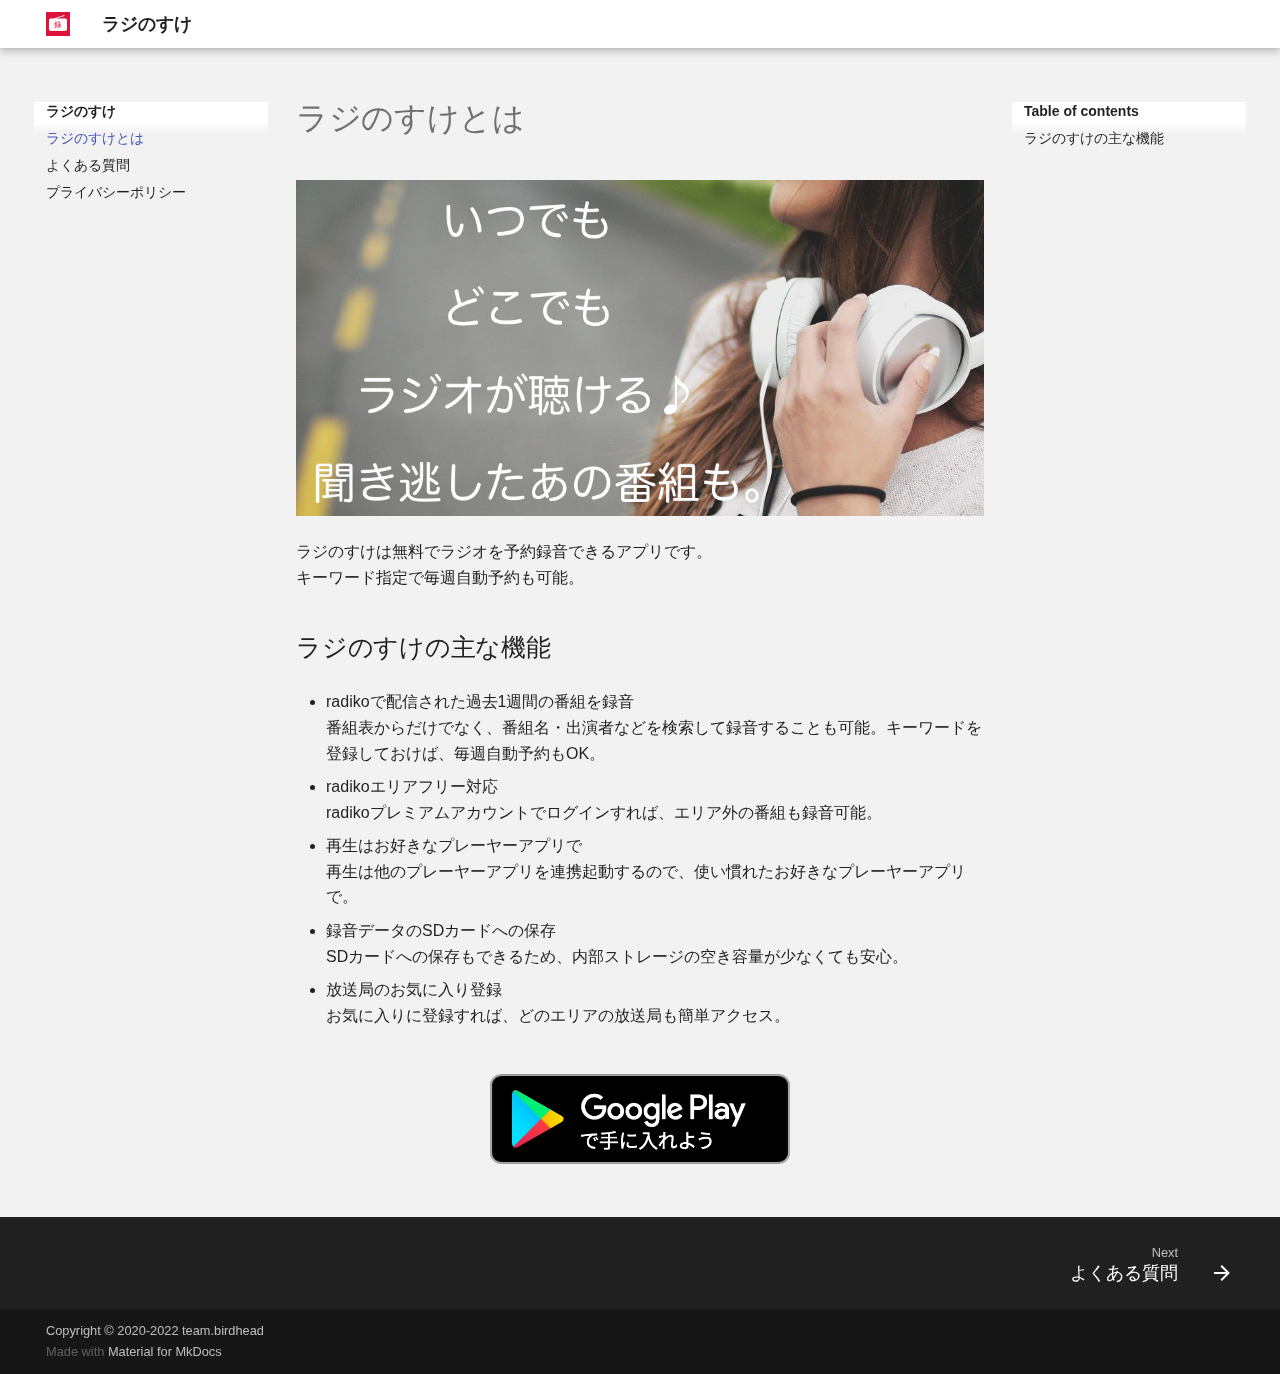
<file: index.html>
<!doctype html><html lang="en" class="no-js"> <head> <meta charset="utf-8"> <meta name="viewport" content="width=device-width,initial-scale=1"> <link rel="icon" href="assets/images/icon.png"> <meta name="generator" content="mkdocs-1.4.2, mkdocs-material-8.5.8"> <title>ラジのすけ</title> <link rel="stylesheet" href="assets/stylesheets/main.20d9efc8.min.css"> <link rel="stylesheet" href="assets/stylesheets/palette.815d1a91.min.css"> <meta name="theme-color" content="#ffffff"> <link rel="preconnect" href="https://fonts.gstatic.com" crossorigin> <link rel="stylesheet" href="https://fonts.googleapis.com/css?family=Roboto:300,300i,400,400i,700,700i%7CRoboto+Mono:400,400i,700,700i&display=fallback"> <style>:root{--md-text-font:"Roboto";--md-code-font:"Roboto Mono"}</style> <link rel="stylesheet" href="assets/stylesheets/accordion.css"> <script>__md_scope=new URL(".",location),__md_hash=e=>[...e].reduce((e,_)=>(e<<5)-e+_.charCodeAt(0),0),__md_get=(e,_=localStorage,t=__md_scope)=>JSON.parse(_.getItem(t.pathname+"."+e)),__md_set=(e,_,t=localStorage,a=__md_scope)=>{try{t.setItem(a.pathname+"."+e,JSON.stringify(_))}catch(e){}}</script> </head> <body dir="ltr" data-md-color-scheme="" data-md-color-primary="white" data-md-color-accent="red"> <input class="md-toggle" data-md-toggle="drawer" type="checkbox" id="__drawer" autocomplete="off"> <input class="md-toggle" data-md-toggle="search" type="checkbox" id="__search" autocomplete="off"> <label class="md-overlay" for="__drawer"></label> <div data-md-component="skip"> <a href="#_1" class="md-skip"> Skip to content </a> </div><div data-md-component="announce"> </div><header class="md-header" data-md-component="header"> <nav class="md-header__inner md-grid" aria-label="Header"> <a href="." title="ラジのすけ" class="md-header__button md-logo" aria-label="ラジのすけ" data-md-component="logo"> <img src="assets/images/icon.png" alt="logo"> </a> <label class="md-header__button md-icon" for="__drawer"> <svg xmlns="http://www.w3.org/2000/svg" viewBox="0 0 24 24"><path d="M3 6h18v2H3V6m0 5h18v2H3v-2m0 5h18v2H3v-2Z"/></svg> </label> <div class="md-header__title" data-md-component="header-title"> <div class="md-header__ellipsis"> <div class="md-header__topic"> <span class="md-ellipsis"> ラジのすけ </span> </div><div class="md-header__topic" data-md-component="header-topic"> <span class="md-ellipsis"> ラジのすけとは </span> </div></div></div></nav> </header> <div class="md-container" data-md-component="container"> <main class="md-main" data-md-component="main"> <div class="md-main__inner md-grid"> <div class="md-sidebar md-sidebar--primary" data-md-component="sidebar" data-md-type="navigation" > <div class="md-sidebar__scrollwrap"> <div class="md-sidebar__inner"> <nav class="md-nav md-nav--primary" aria-label="Navigation" data-md-level="0"> <label class="md-nav__title" for="__drawer"> <a href="." title="ラジのすけ" class="md-nav__button md-logo" aria-label="ラジのすけ" data-md-component="logo"> <img src="assets/images/icon.png" alt="logo"> </a> ラジのすけ </label> <ul class="md-nav__list" data-md-scrollfix> <li class="md-nav__item md-nav__item--active"> <input class="md-nav__toggle md-toggle" data-md-toggle="toc" type="checkbox" id="__toc"> <label class="md-nav__link md-nav__link--active" for="__toc"> ラジのすけとは <span class="md-nav__icon md-icon"></span> </label> <a href="." class="md-nav__link md-nav__link--active"> ラジのすけとは </a> <nav class="md-nav md-nav--secondary" aria-label="Table of contents"> <label class="md-nav__title" for="__toc"> <span class="md-nav__icon md-icon"></span> Table of contents </label> <ul class="md-nav__list" data-md-component="toc" data-md-scrollfix> <li class="md-nav__item"> <a href="#_2" class="md-nav__link"> ラジのすけの主な機能 </a> </li></ul> </nav> </li><li class="md-nav__item"> <a href="faq/" class="md-nav__link"> よくある質問 </a> </li><li class="md-nav__item"> <a href="privacy_policy/" class="md-nav__link"> プライバシーポリシー </a> </li></ul></nav> </div></div></div><div class="md-sidebar md-sidebar--secondary" data-md-component="sidebar" data-md-type="toc" > <div class="md-sidebar__scrollwrap"> <div class="md-sidebar__inner"> <nav class="md-nav md-nav--secondary" aria-label="Table of contents"> <label class="md-nav__title" for="__toc"> <span class="md-nav__icon md-icon"></span> Table of contents </label> <ul class="md-nav__list" data-md-component="toc" data-md-scrollfix> <li class="md-nav__item"> <a href="#_2" class="md-nav__link"> ラジのすけの主な機能 </a> </li></ul> </nav> </div></div></div><div class="md-content" data-md-component="content"> <article class="md-content__inner md-typeset"> <h1 id="_1">ラジのすけとは</h1><p><img alt="" src="assets/images/feature_graphic.jpg"/></p><p>ラジのすけは無料でラジオを予約録音できるアプリです。<br/>キーワード指定で毎週自動予約も可能。</p><h2 id="_2">ラジのすけの主な機能</h2><ul><li><p>radikoで配信された過去1週間の番組を録音<br/>番組表からだけでなく、番組名・出演者などを検索して録音することも可能。キーワードを登録しておけば、毎週自動予約もOK。</p></li><li><p>radikoエリアフリー対応<br/>radikoプレミアムアカウントでログインすれば、エリア外の番組も録音可能。</p></li><li><p>再生はお好きなプレーヤーアプリで<br/>再生は他のプレーヤーアプリを連携起動するので、使い慣れたお好きなプレーヤーアプリで。</p></li><li><p>録音データのSDカードへの保存<br/>SDカードへの保存もできるため、内部ストレージの空き容量が少なくても安心。</p></li><li><p>放送局のお気に入り登録<br/>お気に入りに登録すれば、どのエリアの放送局も簡単アクセス。</p></li></ul><div style="text-align: center;"><a href="https://play.google.com/store/apps/details?id=team.birdhead.radio&amp;pcampaignid=pcampaignidMKT-Other-global-all-co-prtnr-py-PartBadge-Mar2515-1"><img src="assets/images/google_play_badge.png" width="50%"/></a></div></article> </div></div></main> <footer class="md-footer"> <nav class="md-footer__inner md-grid" aria-label="Footer" > <a href="faq/" class="md-footer__link md-footer__link--next" aria-label="Next: よくある質問" rel="next"> <div class="md-footer__title"> <div class="md-ellipsis"> <span class="md-footer__direction"> Next </span> よくある質問 </div></div><div class="md-footer__button md-icon"> <svg xmlns="http://www.w3.org/2000/svg" viewBox="0 0 24 24"><path d="M4 11v2h12l-5.5 5.5 1.42 1.42L19.84 12l-7.92-7.92L10.5 5.5 16 11H4Z"/></svg> </div></a> </nav> <div class="md-footer-meta md-typeset"> <div class="md-footer-meta__inner md-grid"> <div class="md-copyright"> <div class="md-copyright__highlight"> Copyright &copy; 2020-2022 team.birdhead </div>Made with <a href="https://squidfunk.github.io/mkdocs-material/" target="_blank" rel="noopener"> Material for MkDocs </a> </div></div></div></footer> </div><div class="md-dialog" data-md-component="dialog"> <div class="md-dialog__inner md-typeset"></div></div><script id="__config" type="application/json">{"base": ".", "features": [], "search": "assets/javascripts/workers/search.16e2a7d4.min.js", "translations":{"clipboard.copied": "Copied to clipboard", "clipboard.copy": "Copy to clipboard", "search.config.lang": "en", "search.config.pipeline": "trimmer, stopWordFilter", "search.config.separator": "[\\s\\-]+", "search.placeholder": "Search", "search.result.more.one": "1 more on this page", "search.result.more.other": "# more on this page", "search.result.none": "No matching documents", "search.result.one": "1 matching document", "search.result.other": "# matching documents", "search.result.placeholder": "Type to start searching", "search.result.term.missing": "Missing", "select.version.title": "Select version"}}</script> <script src="assets/javascripts/bundle.d6c3db9e.min.js"></script> </body></html>
</file>
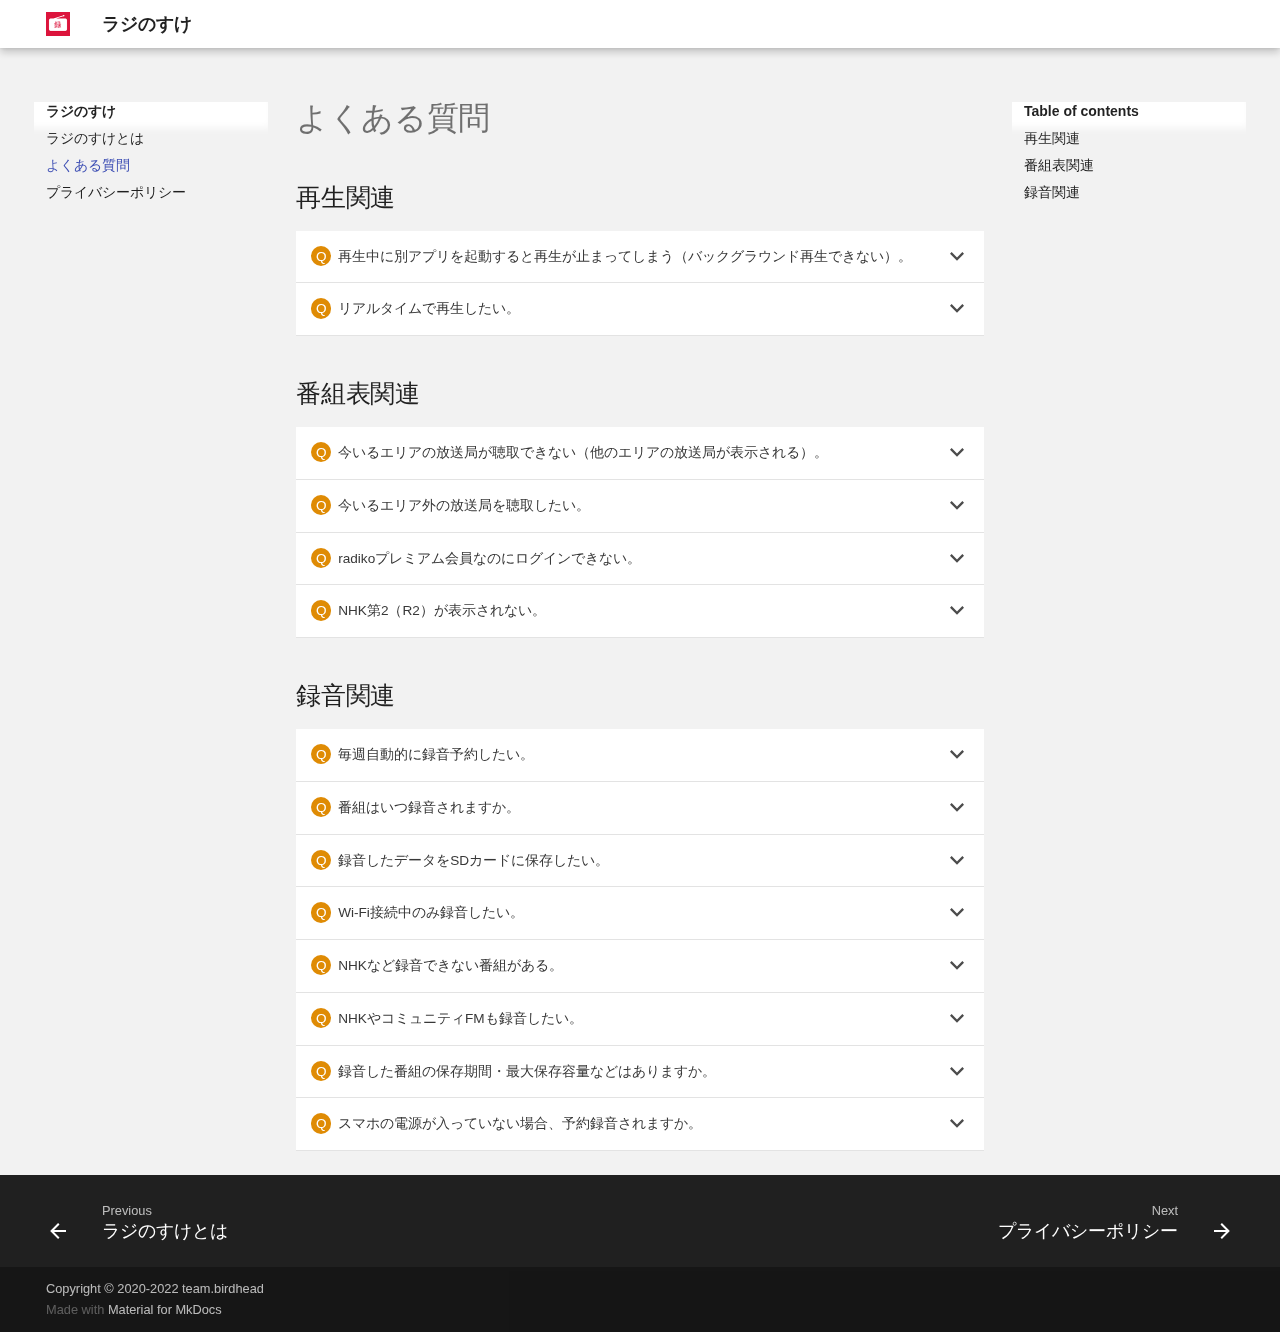
<file: faq/index.html>
<!doctype html><html lang="en" class="no-js"> <head> <meta charset="utf-8"> <meta name="viewport" content="width=device-width,initial-scale=1"> <link rel="icon" href="../assets/images/icon.png"> <meta name="generator" content="mkdocs-1.4.2, mkdocs-material-8.5.8"> <title>よくある質問 - ラジのすけ</title> <link rel="stylesheet" href="../assets/stylesheets/main.20d9efc8.min.css"> <link rel="stylesheet" href="../assets/stylesheets/palette.815d1a91.min.css"> <meta name="theme-color" content="#ffffff"> <link rel="preconnect" href="https://fonts.gstatic.com" crossorigin> <link rel="stylesheet" href="https://fonts.googleapis.com/css?family=Roboto:300,300i,400,400i,700,700i%7CRoboto+Mono:400,400i,700,700i&display=fallback"> <style>:root{--md-text-font:"Roboto";--md-code-font:"Roboto Mono"}</style> <link rel="stylesheet" href="../assets/stylesheets/accordion.css"> <script>__md_scope=new URL("..",location),__md_hash=e=>[...e].reduce((e,_)=>(e<<5)-e+_.charCodeAt(0),0),__md_get=(e,_=localStorage,t=__md_scope)=>JSON.parse(_.getItem(t.pathname+"."+e)),__md_set=(e,_,t=localStorage,a=__md_scope)=>{try{t.setItem(a.pathname+"."+e,JSON.stringify(_))}catch(e){}}</script> </head> <body dir="ltr" data-md-color-scheme="" data-md-color-primary="white" data-md-color-accent="red"> <input class="md-toggle" data-md-toggle="drawer" type="checkbox" id="__drawer" autocomplete="off"> <input class="md-toggle" data-md-toggle="search" type="checkbox" id="__search" autocomplete="off"> <label class="md-overlay" for="__drawer"></label> <div data-md-component="skip"> <a href="#_1" class="md-skip"> Skip to content </a> </div><div data-md-component="announce"> </div><header class="md-header" data-md-component="header"> <nav class="md-header__inner md-grid" aria-label="Header"> <a href=".." title="ラジのすけ" class="md-header__button md-logo" aria-label="ラジのすけ" data-md-component="logo"> <img src="../assets/images/icon.png" alt="logo"> </a> <label class="md-header__button md-icon" for="__drawer"> <svg xmlns="http://www.w3.org/2000/svg" viewBox="0 0 24 24"><path d="M3 6h18v2H3V6m0 5h18v2H3v-2m0 5h18v2H3v-2Z"/></svg> </label> <div class="md-header__title" data-md-component="header-title"> <div class="md-header__ellipsis"> <div class="md-header__topic"> <span class="md-ellipsis"> ラジのすけ </span> </div><div class="md-header__topic" data-md-component="header-topic"> <span class="md-ellipsis"> よくある質問 </span> </div></div></div></nav> </header> <div class="md-container" data-md-component="container"> <main class="md-main" data-md-component="main"> <div class="md-main__inner md-grid"> <div class="md-sidebar md-sidebar--primary" data-md-component="sidebar" data-md-type="navigation" > <div class="md-sidebar__scrollwrap"> <div class="md-sidebar__inner"> <nav class="md-nav md-nav--primary" aria-label="Navigation" data-md-level="0"> <label class="md-nav__title" for="__drawer"> <a href=".." title="ラジのすけ" class="md-nav__button md-logo" aria-label="ラジのすけ" data-md-component="logo"> <img src="../assets/images/icon.png" alt="logo"> </a> ラジのすけ </label> <ul class="md-nav__list" data-md-scrollfix> <li class="md-nav__item"> <a href=".." class="md-nav__link"> ラジのすけとは </a> </li><li class="md-nav__item md-nav__item--active"> <input class="md-nav__toggle md-toggle" data-md-toggle="toc" type="checkbox" id="__toc"> <label class="md-nav__link md-nav__link--active" for="__toc"> よくある質問 <span class="md-nav__icon md-icon"></span> </label> <a href="./" class="md-nav__link md-nav__link--active"> よくある質問 </a> <nav class="md-nav md-nav--secondary" aria-label="Table of contents"> <label class="md-nav__title" for="__toc"> <span class="md-nav__icon md-icon"></span> Table of contents </label> <ul class="md-nav__list" data-md-component="toc" data-md-scrollfix> <li class="md-nav__item"> <a href="#_2" class="md-nav__link"> 再生関連 </a> </li><li class="md-nav__item"> <a href="#_3" class="md-nav__link"> 番組表関連 </a> </li><li class="md-nav__item"> <a href="#_4" class="md-nav__link"> 録音関連 </a> </li></ul> </nav> </li><li class="md-nav__item"> <a href="../privacy_policy/" class="md-nav__link"> プライバシーポリシー </a> </li></ul></nav> </div></div></div><div class="md-sidebar md-sidebar--secondary" data-md-component="sidebar" data-md-type="toc" > <div class="md-sidebar__scrollwrap"> <div class="md-sidebar__inner"> <nav class="md-nav md-nav--secondary" aria-label="Table of contents"> <label class="md-nav__title" for="__toc"> <span class="md-nav__icon md-icon"></span> Table of contents </label> <ul class="md-nav__list" data-md-component="toc" data-md-scrollfix> <li class="md-nav__item"> <a href="#_2" class="md-nav__link"> 再生関連 </a> </li><li class="md-nav__item"> <a href="#_3" class="md-nav__link"> 番組表関連 </a> </li><li class="md-nav__item"> <a href="#_4" class="md-nav__link"> 録音関連 </a> </li></ul> </nav> </div></div></div><div class="md-content" data-md-component="content"> <article class="md-content__inner md-typeset"> <h1 id="_1">よくある質問</h1><h2 id="_2">再生関連</h2><div class="panel"> <div class="heading">再生中に別アプリを起動すると再生が止まってしまう（バックグラウンド再生できない）。</div><div class="content"> <p>ラジのすけには再生機能はなく、お使いのスマホに入っているプレーヤーアプリを連携起動して再生しています。<br>再生が止まってしまうのであれば、バックグラウンド再生非対応プレーヤーアプリを連携起動していると思われます。<br>その場合、<a href="https://play.google.com/store/apps/details?id=com.media.music.mp3.musicplayer">「音楽プレーヤー」</a>や<a href="https://play.google.com/store/apps/details?id=com.maxmpz.audioplayer">「Poweramp」</a>などのバックグラウンド再生に対応したプレーヤーアプリをお試しください。<br><br>バックグラウンド再生対応プレーヤーアプリをインストールしても、再生時にそのプレーヤーアプリが起動しない場合、<br>バックグラウンド非対応プレーヤーアプリを常に起動するように設定されている可能性があります。<br>その場合、<a href="../assets/movies/disassociation.mp4">この動画</a>を参考に設定を解除してみてください。<br></p></div></div><div class="panel"> <div class="heading">リアルタイムで再生したい。</div><div class="content"> <p>対応を検討していますが、対応可否や時期は未定です。</p></div></div><h2 id="_3">番組表関連</h2><div class="panel"> <div class="heading">今いるエリアの放送局が聴取できない（他のエリアの放送局が表示される）。</div><div class="content"> <p>初期設定ではインターネットを使用してエリアを判定しています。<br>この方法で正しくエリア判定が行われない場合、「設定画面」の「エリア判定に位置情報を使用する」をONにしてください。</p></div></div><div class="panel"> <div class="heading">今いるエリア外の放送局を聴取したい。</div><div class="content"> <p>radikoプレミアム会員の場合、エリア外の放送局を聴取できます（エリアフリー）。<br>「設定画面」の「エリアフリー」からログインしてください。<br><br>※ radikoプレミアムはradikoの有料サービスです。ラジのすけとは一切関係ありませんのでご注意ください。<br>※ auスマートパス、auスマートパスプレミアム会員向けのradiko for auアカウントではログインできませんのでご注意ください。</p></div></div><div class="panel"> <div class="heading">radikoプレミアム会員なのにログインできない。</div><div class="content"> <p>申し訳ございませんが、auスマートパス、auスマートパスプレミアム会員向けのradiko for auアカウントではログインできません。<br>エリア外の放送局を録音したい場合、有料になってしまいますが、通常のradikoプレミアム会員の登録をご検討ください。</p></div></div><div class="panel"> <div class="heading">NHK第2（R2）が表示されない。</div><div class="content"> <p>ラジのすけはradikoを利用して録音を行っています。<br>そのため、radikoが対応していないNHK第2（R2）は表示・録音できません。</p></div></div><h2 id="_4">録音関連</h2><div class="panel"> <div class="heading">毎週自動的に録音予約したい。</div><div class="content"> <p>「キーワード予約」機能を使うことで毎週自動的に予約することが可能です。<br><br>「キーワード予約リスト画面」にて、「＋」ボタンを押して番組に関連するキーワードを登録すれば、毎週自動で録音予約されます。<br>予約されたかどうかは「録音リスト画面」の「録音予約済」で確認できます。</p></div></div><div class="panel"> <div class="heading">番組はいつ録音されますか。</div><div class="content"> <p>放送終了してから1,2時間後に録音が開始されます。<br>スマホを長時間スリープしていた場合、スリープ解除後しばらく経ってから再生されます。<br><br>いつまで経っても録音されない場合は以下のいずれかをお試しください。<br>・「録音リスト画面」などから録音予約した番組を表示して、「録音予約取消」ボタンを押した後、「録音予約」ボタンを押す<br>・スマホを再起動して、30分程度待つ</p></div></div><div class="panel"> <div class="heading">録音したデータをSDカードに保存したい。</div><div class="content"> <p>バージョン 0.7.0にて対応しました。<br>「設定画面」の「録音データの保存先」から設定できます。</p></div></div><div class="panel"> <div class="heading">Wi-Fi接続中のみ録音したい。</div><div class="content"> <p>バージョン 0.10.0にて対応しました。<br>「設定画面」の「Wi-Fi接続中のみ録音する」から設定できます。</p></div></div><div class="panel"> <div class="heading">NHKなど録音できない番組がある。</div><div class="content"> <p>ラジのすけはradikoのタイムフリー機能を利用して録音を行っています。<br>そのため、radikoのタイムフリーに対応していない番組は録音できません。</p></div></div><div class="panel"> <div class="heading">NHKやコミュニティFMも録音したい。</div><div class="content"> <p>対応を検討していますが、対応可否や時期は未定です。</p></div></div><div class="panel"> <div class="heading">録音した番組の保存期間・最大保存容量などはありますか。</div><div class="content"> <p>番組数や番組の再生時間に制限はありません。<br>お使いのスマホに空き容量がある限り、いつまでも保存できます。</p></div></div><div class="panel"> <div class="heading">スマホの電源が入っていない場合、予約録音されますか。</div><div class="content"> <p>スマホの電源が入っていないとアプリが動かないため、予約録音できません。<br>放送終了後1週間以内にスマホの電源を入れてもらえれば、電源ON後、しばらく経ってから録音を開始します。<br>1週間を超えた場合は録音できず、聴取できませんのでご注意ください。</p></div></div><script src="../assets/javascripts/accordion.js"></script><script>var accordion=new Accordion('.md-content',{});</script> </article> </div></div></main> <footer class="md-footer"> <nav class="md-footer__inner md-grid" aria-label="Footer" > <a href=".." class="md-footer__link md-footer__link--prev" aria-label="Previous: ラジのすけとは" rel="prev"> <div class="md-footer__button md-icon"> <svg xmlns="http://www.w3.org/2000/svg" viewBox="0 0 24 24"><path d="M20 11v2H8l5.5 5.5-1.42 1.42L4.16 12l7.92-7.92L13.5 5.5 8 11h12Z"/></svg> </div><div class="md-footer__title"> <div class="md-ellipsis"> <span class="md-footer__direction"> Previous </span> ラジのすけとは </div></div></a> <a href="../privacy_policy/" class="md-footer__link md-footer__link--next" aria-label="Next: プライバシーポリシー" rel="next"> <div class="md-footer__title"> <div class="md-ellipsis"> <span class="md-footer__direction"> Next </span> プライバシーポリシー </div></div><div class="md-footer__button md-icon"> <svg xmlns="http://www.w3.org/2000/svg" viewBox="0 0 24 24"><path d="M4 11v2h12l-5.5 5.5 1.42 1.42L19.84 12l-7.92-7.92L10.5 5.5 16 11H4Z"/></svg> </div></a> </nav> <div class="md-footer-meta md-typeset"> <div class="md-footer-meta__inner md-grid"> <div class="md-copyright"> <div class="md-copyright__highlight"> Copyright &copy; 2020-2022 team.birdhead </div>Made with <a href="https://squidfunk.github.io/mkdocs-material/" target="_blank" rel="noopener"> Material for MkDocs </a> </div></div></div></footer> </div><div class="md-dialog" data-md-component="dialog"> <div class="md-dialog__inner md-typeset"></div></div><script id="__config" type="application/json">{"base": "..", "features": [], "search": "../assets/javascripts/workers/search.16e2a7d4.min.js", "translations":{"clipboard.copied": "Copied to clipboard", "clipboard.copy": "Copy to clipboard", "search.config.lang": "en", "search.config.pipeline": "trimmer, stopWordFilter", "search.config.separator": "[\\s\\-]+", "search.placeholder": "Search", "search.result.more.one": "1 more on this page", "search.result.more.other": "# more on this page", "search.result.none": "No matching documents", "search.result.one": "1 matching document", "search.result.other": "# matching documents", "search.result.placeholder": "Type to start searching", "search.result.term.missing": "Missing", "select.version.title": "Select version"}}</script> <script src="../assets/javascripts/bundle.d6c3db9e.min.js"></script> </body></html>
</file>
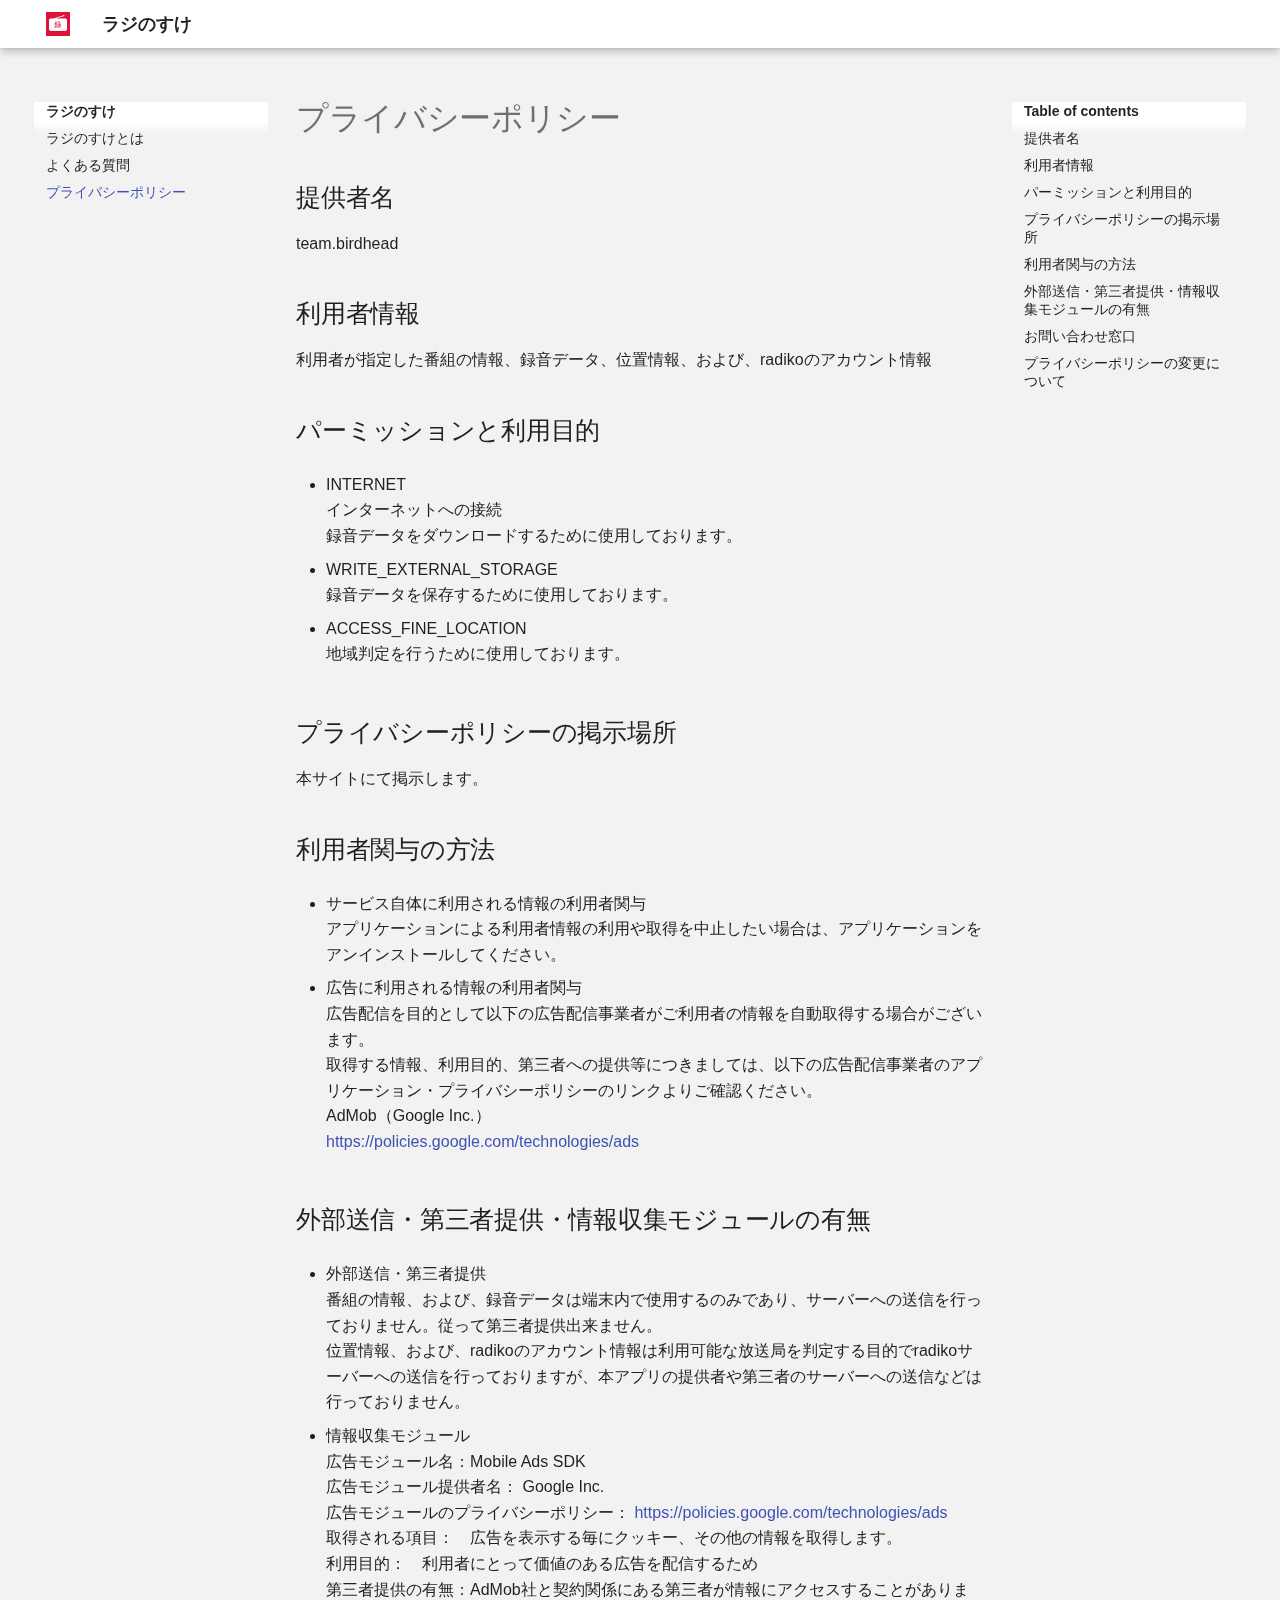
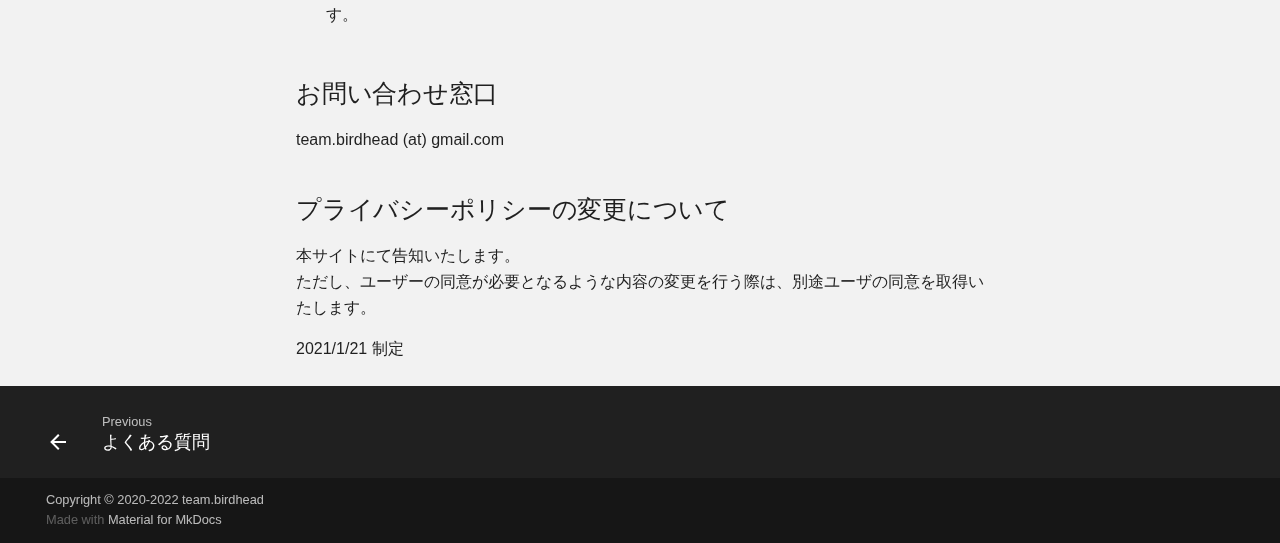
<file: privacy_policy/index.html>
<!doctype html><html lang="en" class="no-js"> <head> <meta charset="utf-8"> <meta name="viewport" content="width=device-width,initial-scale=1"> <link rel="icon" href="../assets/images/icon.png"> <meta name="generator" content="mkdocs-1.4.2, mkdocs-material-8.5.8"> <title>プライバシーポリシー - ラジのすけ</title> <link rel="stylesheet" href="../assets/stylesheets/main.20d9efc8.min.css"> <link rel="stylesheet" href="../assets/stylesheets/palette.815d1a91.min.css"> <meta name="theme-color" content="#ffffff"> <link rel="preconnect" href="https://fonts.gstatic.com" crossorigin> <link rel="stylesheet" href="https://fonts.googleapis.com/css?family=Roboto:300,300i,400,400i,700,700i%7CRoboto+Mono:400,400i,700,700i&display=fallback"> <style>:root{--md-text-font:"Roboto";--md-code-font:"Roboto Mono"}</style> <link rel="stylesheet" href="../assets/stylesheets/accordion.css"> <script>__md_scope=new URL("..",location),__md_hash=e=>[...e].reduce((e,_)=>(e<<5)-e+_.charCodeAt(0),0),__md_get=(e,_=localStorage,t=__md_scope)=>JSON.parse(_.getItem(t.pathname+"."+e)),__md_set=(e,_,t=localStorage,a=__md_scope)=>{try{t.setItem(a.pathname+"."+e,JSON.stringify(_))}catch(e){}}</script> </head> <body dir="ltr" data-md-color-scheme="" data-md-color-primary="white" data-md-color-accent="red"> <input class="md-toggle" data-md-toggle="drawer" type="checkbox" id="__drawer" autocomplete="off"> <input class="md-toggle" data-md-toggle="search" type="checkbox" id="__search" autocomplete="off"> <label class="md-overlay" for="__drawer"></label> <div data-md-component="skip"> <a href="#_1" class="md-skip"> Skip to content </a> </div><div data-md-component="announce"> </div><header class="md-header" data-md-component="header"> <nav class="md-header__inner md-grid" aria-label="Header"> <a href=".." title="ラジのすけ" class="md-header__button md-logo" aria-label="ラジのすけ" data-md-component="logo"> <img src="../assets/images/icon.png" alt="logo"> </a> <label class="md-header__button md-icon" for="__drawer"> <svg xmlns="http://www.w3.org/2000/svg" viewBox="0 0 24 24"><path d="M3 6h18v2H3V6m0 5h18v2H3v-2m0 5h18v2H3v-2Z"/></svg> </label> <div class="md-header__title" data-md-component="header-title"> <div class="md-header__ellipsis"> <div class="md-header__topic"> <span class="md-ellipsis"> ラジのすけ </span> </div><div class="md-header__topic" data-md-component="header-topic"> <span class="md-ellipsis"> プライバシーポリシー </span> </div></div></div></nav> </header> <div class="md-container" data-md-component="container"> <main class="md-main" data-md-component="main"> <div class="md-main__inner md-grid"> <div class="md-sidebar md-sidebar--primary" data-md-component="sidebar" data-md-type="navigation" > <div class="md-sidebar__scrollwrap"> <div class="md-sidebar__inner"> <nav class="md-nav md-nav--primary" aria-label="Navigation" data-md-level="0"> <label class="md-nav__title" for="__drawer"> <a href=".." title="ラジのすけ" class="md-nav__button md-logo" aria-label="ラジのすけ" data-md-component="logo"> <img src="../assets/images/icon.png" alt="logo"> </a> ラジのすけ </label> <ul class="md-nav__list" data-md-scrollfix> <li class="md-nav__item"> <a href=".." class="md-nav__link"> ラジのすけとは </a> </li><li class="md-nav__item"> <a href="../faq/" class="md-nav__link"> よくある質問 </a> </li><li class="md-nav__item md-nav__item--active"> <input class="md-nav__toggle md-toggle" data-md-toggle="toc" type="checkbox" id="__toc"> <label class="md-nav__link md-nav__link--active" for="__toc"> プライバシーポリシー <span class="md-nav__icon md-icon"></span> </label> <a href="./" class="md-nav__link md-nav__link--active"> プライバシーポリシー </a> <nav class="md-nav md-nav--secondary" aria-label="Table of contents"> <label class="md-nav__title" for="__toc"> <span class="md-nav__icon md-icon"></span> Table of contents </label> <ul class="md-nav__list" data-md-component="toc" data-md-scrollfix> <li class="md-nav__item"> <a href="#_2" class="md-nav__link"> 提供者名 </a> </li><li class="md-nav__item"> <a href="#_3" class="md-nav__link"> 利用者情報 </a> </li><li class="md-nav__item"> <a href="#_4" class="md-nav__link"> パーミッションと利用目的 </a> </li><li class="md-nav__item"> <a href="#_5" class="md-nav__link"> プライバシーポリシーの掲示場所 </a> </li><li class="md-nav__item"> <a href="#_6" class="md-nav__link"> 利用者関与の方法 </a> </li><li class="md-nav__item"> <a href="#_7" class="md-nav__link"> 外部送信・第三者提供・情報収集モジュールの有無 </a> </li><li class="md-nav__item"> <a href="#_8" class="md-nav__link"> お問い合わせ窓口 </a> </li><li class="md-nav__item"> <a href="#_9" class="md-nav__link"> プライバシーポリシーの変更について </a> </li></ul> </nav> </li></ul></nav> </div></div></div><div class="md-sidebar md-sidebar--secondary" data-md-component="sidebar" data-md-type="toc" > <div class="md-sidebar__scrollwrap"> <div class="md-sidebar__inner"> <nav class="md-nav md-nav--secondary" aria-label="Table of contents"> <label class="md-nav__title" for="__toc"> <span class="md-nav__icon md-icon"></span> Table of contents </label> <ul class="md-nav__list" data-md-component="toc" data-md-scrollfix> <li class="md-nav__item"> <a href="#_2" class="md-nav__link"> 提供者名 </a> </li><li class="md-nav__item"> <a href="#_3" class="md-nav__link"> 利用者情報 </a> </li><li class="md-nav__item"> <a href="#_4" class="md-nav__link"> パーミッションと利用目的 </a> </li><li class="md-nav__item"> <a href="#_5" class="md-nav__link"> プライバシーポリシーの掲示場所 </a> </li><li class="md-nav__item"> <a href="#_6" class="md-nav__link"> 利用者関与の方法 </a> </li><li class="md-nav__item"> <a href="#_7" class="md-nav__link"> 外部送信・第三者提供・情報収集モジュールの有無 </a> </li><li class="md-nav__item"> <a href="#_8" class="md-nav__link"> お問い合わせ窓口 </a> </li><li class="md-nav__item"> <a href="#_9" class="md-nav__link"> プライバシーポリシーの変更について </a> </li></ul> </nav> </div></div></div><div class="md-content" data-md-component="content"> <article class="md-content__inner md-typeset"> <h1 id="_1">プライバシーポリシー</h1><h2 id="_2">提供者名</h2><p>team.birdhead</p><h2 id="_3">利用者情報</h2><p>利用者が指定した番組の情報、録音データ、位置情報、および、radikoのアカウント情報</p><h2 id="_4">パーミッションと利用目的</h2><ul><li><p>INTERNET<br/>インターネットへの接続<br/>録音データをダウンロードするために使用しております。</p></li><li><p>WRITE_EXTERNAL_STORAGE<br/>録音データを保存するために使用しております。</p></li><li><p>ACCESS_FINE_LOCATION<br/>地域判定を行うために使用しております。</p></li></ul><h2 id="_5">プライバシーポリシーの掲示場所</h2><p>本サイトにて掲示します。</p><h2 id="_6">利用者関与の方法</h2><ul><li><p>サービス自体に利用される情報の利用者関与<br/>アプリケーションによる利用者情報の利用や取得を中止したい場合は、アプリケーションをアンインストールしてください。</p></li><li><p>広告に利用される情報の利用者関与<br/>広告配信を目的として以下の広告配信事業者がご利用者の情報を自動取得する場合がございます。<br/>取得する情報、利用目的、第三者への提供等につきましては、以下の広告配信事業者のアプリケーション・プライバシーポリシーのリンクよりご確認ください。<br/>AdMob（Google Inc.）<br/><a href="https://policies.google.com/technologies/ads">https://policies.google.com/technologies/ads</a></p></li></ul><h2 id="_7">外部送信・第三者提供・情報収集モジュールの有無</h2><ul><li><p>外部送信・第三者提供<br/>番組の情報、および、録音データは端末内で使用するのみであり、サーバーへの送信を行っておりません。従って第三者提供出来ません。<br/>位置情報、および、radikoのアカウント情報は利用可能な放送局を判定する目的でradikoサーバーへの送信を行っておりますが、本アプリの提供者や第三者のサーバーへの送信などは行っておりません。 </p></li><li><p>情報収集モジュール<br/>広告モジュール名：Mobile Ads SDK<br/>広告モジュール提供者名： Google Inc.<br/>広告モジュールのプライバシーポリシー： <a href="https://policies.google.com/technologies/ads">https://policies.google.com/technologies/ads</a><br/>取得される項目：　広告を表示する毎にクッキー、その他の情報を取得します。<br/>利用目的：　利用者にとって価値のある広告を配信するため<br/>第三者提供の有無：AdMob社と契約関係にある第三者が情報にアクセスすることがあります。 </p></li></ul><h2 id="_8">お問い合わせ窓口</h2><p>team.birdhead (at) gmail.com</p><h2 id="_9">プライバシーポリシーの変更について</h2><p>本サイトにて告知いたします。<br/>ただし、ユーザーの同意が必要となるような内容の変更を行う際は、別途ユーザの同意を取得いたします。</p><p>2021/1/21 制定</p></article> </div></div></main> <footer class="md-footer"> <nav class="md-footer__inner md-grid" aria-label="Footer" > <a href="../faq/" class="md-footer__link md-footer__link--prev" aria-label="Previous: よくある質問" rel="prev"> <div class="md-footer__button md-icon"> <svg xmlns="http://www.w3.org/2000/svg" viewBox="0 0 24 24"><path d="M20 11v2H8l5.5 5.5-1.42 1.42L4.16 12l7.92-7.92L13.5 5.5 8 11h12Z"/></svg> </div><div class="md-footer__title"> <div class="md-ellipsis"> <span class="md-footer__direction"> Previous </span> よくある質問 </div></div></a> </nav> <div class="md-footer-meta md-typeset"> <div class="md-footer-meta__inner md-grid"> <div class="md-copyright"> <div class="md-copyright__highlight"> Copyright &copy; 2020-2022 team.birdhead </div>Made with <a href="https://squidfunk.github.io/mkdocs-material/" target="_blank" rel="noopener"> Material for MkDocs </a> </div></div></div></footer> </div><div class="md-dialog" data-md-component="dialog"> <div class="md-dialog__inner md-typeset"></div></div><script id="__config" type="application/json">{"base": "..", "features": [], "search": "../assets/javascripts/workers/search.16e2a7d4.min.js", "translations":{"clipboard.copied": "Copied to clipboard", "clipboard.copy": "Copy to clipboard", "search.config.lang": "en", "search.config.pipeline": "trimmer, stopWordFilter", "search.config.separator": "[\\s\\-]+", "search.placeholder": "Search", "search.result.more.one": "1 more on this page", "search.result.more.other": "# more on this page", "search.result.none": "No matching documents", "search.result.one": "1 matching document", "search.result.other": "# matching documents", "search.result.placeholder": "Type to start searching", "search.result.term.missing": "Missing", "select.version.title": "Select version"}}</script> <script src="../assets/javascripts/bundle.d6c3db9e.min.js"></script> </body></html>
</file>
<file: assets/stylesheets/accordion.css>
@charset "UTF-8";
body { background: #F2F2F2; font-family: 'Montserrat', sans-serif; }

.panel { margin-top: 0; border: none; border-bottom: 1px solid #efefef; border-radius: 0; background: #fff !important;  width: 100%; text-align: left; transition: 0.4s; border-bottom: 1px solid #e3e3e3;}
.panel:last-child { border: none; }
.panel .content { padding: 0px 20px; background-color: #fff; max-height: 0; overflow: hidden; transition: max-height 0.2s ease-out; }
.panel .heading { font-size: 0.85em; font-weight: 500; color: #383838; padding: 15px 30px 15px 15px; background: url("../images/keyboard_arrow_down.svg") no-repeat right; background-position: 98% 12px !important; background-size: 28px !important; }
.panel .heading:before{ content: "Q"; font-weight: normal; background: #df8b04; color: #fff; width: 1.5em; height: 1.5em; line-height: 1.6; text-align: center; display: inline-block; border-radius: 1em; margin-right: .5em;}
.panel a { text-decoration: none; }
.panel .content p { font-size: 0.8em; line-height: 1.5em; font-weight: 300; color: #6f6f6f; padding: 10px 0; margin: 0; }
.panel .content p:first-child { padding-top: 0;}
.panel .content ul { margin-left: 0; padding-bottom: 20px; padding-left: 20px; font-weight: 300; margin-top: 5px; }
.panel .content ul li { list-style-type: none; font-size: 0.8em; line-height: 1.5em; color: #6f6f6f; }
.panel .content ul li:before { content: "—"; padding-right: 4px; display: inline; }
.panel p:last-child { padding-bottom: 20px; }
.panel table { width: 100%; }
.panel table tr td { padding: 5px 10px; border: 1px solid #ececec; }
.panel.active { background: #fff !important;}
.panel.active .heading { background: url("../images/keyboard_arrow_up.svg") no-repeat right;  }

.info { font-size: 0.70em; font-weight: 300; color: #b5b5b5; }
.info a { color: #1ac3b4 !important; text-decoration: none; }
</file>
<file: assets/stylesheets/main.20d9efc8.min.css>
@charset "UTF-8";html{-webkit-text-size-adjust:none;-moz-text-size-adjust:none;-ms-text-size-adjust:none;text-size-adjust:none;box-sizing:border-box}*,:after,:before{box-sizing:inherit}@media (prefers-reduced-motion){*,:after,:before{transition:none!important}}body{margin:0}a,button,input,label{-webkit-tap-highlight-color:transparent}a{color:inherit;text-decoration:none}hr{border:0;box-sizing:initial;display:block;height:.05rem;overflow:visible;padding:0}small{font-size:80%}sub,sup{line-height:1em}img{border-style:none}table{border-collapse:initial;border-spacing:0}td,th{font-weight:400;vertical-align:top}button{background:transparent;border:0;font-family:inherit;font-size:inherit;margin:0;padding:0}input{border:0;outline:none}:root,[data-md-color-scheme=default]{--md-default-fg-color:rgba(0,0,0,.87);--md-default-fg-color--light:rgba(0,0,0,.54);--md-default-fg-color--lighter:rgba(0,0,0,.32);--md-default-fg-color--lightest:rgba(0,0,0,.07);--md-default-bg-color:#fff;--md-default-bg-color--light:hsla(0,0%,100%,.7);--md-default-bg-color--lighter:hsla(0,0%,100%,.3);--md-default-bg-color--lightest:hsla(0,0%,100%,.12);--md-primary-fg-color:#4051b5;--md-primary-fg-color--light:#5d6cc0;--md-primary-fg-color--dark:#303fa1;--md-primary-bg-color:#fff;--md-primary-bg-color--light:hsla(0,0%,100%,.7);--md-accent-fg-color:#526cfe;--md-accent-fg-color--transparent:rgba(82,108,254,.1);--md-accent-bg-color:#fff;--md-accent-bg-color--light:hsla(0,0%,100%,.7);--md-code-fg-color:#36464e;--md-code-bg-color:#f5f5f5;--md-code-hl-color:rgba(255,255,0,.5);--md-code-hl-number-color:#d52a2a;--md-code-hl-special-color:#db1457;--md-code-hl-function-color:#a846b9;--md-code-hl-constant-color:#6e59d9;--md-code-hl-keyword-color:#3f6ec6;--md-code-hl-string-color:#1c7d4d;--md-code-hl-name-color:var(--md-code-fg-color);--md-code-hl-operator-color:var(--md-default-fg-color--light);--md-code-hl-punctuation-color:var(--md-default-fg-color--light);--md-code-hl-comment-color:var(--md-default-fg-color--light);--md-code-hl-generic-color:var(--md-default-fg-color--light);--md-code-hl-variable-color:var(--md-default-fg-color--light);--md-typeset-color:var(--md-default-fg-color);--md-typeset-a-color:var(--md-primary-fg-color);--md-typeset-mark-color:rgba(255,255,0,.5);--md-typeset-del-color:rgba(245,80,61,.15);--md-typeset-ins-color:rgba(11,213,112,.15);--md-typeset-kbd-color:#fafafa;--md-typeset-kbd-accent-color:#fff;--md-typeset-kbd-border-color:#b8b8b8;--md-typeset-table-color:rgba(0,0,0,.12);--md-admonition-fg-color:var(--md-default-fg-color);--md-admonition-bg-color:var(--md-default-bg-color);--md-footer-fg-color:#fff;--md-footer-fg-color--light:hsla(0,0%,100%,.7);--md-footer-fg-color--lighter:hsla(0,0%,100%,.3);--md-footer-bg-color:rgba(0,0,0,.87);--md-footer-bg-color--dark:rgba(0,0,0,.32);--md-shadow-z1:0 0.2rem 0.5rem rgba(0,0,0,.05),0 0 0.05rem rgba(0,0,0,.1);--md-shadow-z2:0 0.2rem 0.5rem rgba(0,0,0,.1),0 0 0.05rem rgba(0,0,0,.25);--md-shadow-z3:0 0.2rem 0.5rem rgba(0,0,0,.2),0 0 0.05rem rgba(0,0,0,.35)}.md-icon svg{fill:currentcolor;display:block;height:1.2rem;width:1.2rem}body{-webkit-font-smoothing:antialiased;-moz-osx-font-smoothing:grayscale;--md-text-font-family:var(--md-text-font,_),-apple-system,BlinkMacSystemFont,Helvetica,Arial,sans-serif;--md-code-font-family:var(--md-code-font,_),SFMono-Regular,Consolas,Menlo,monospace}body,input{font-feature-settings:"kern","liga";font-family:var(--md-text-font-family)}body,code,input,kbd,pre{color:var(--md-typeset-color)}code,kbd,pre{font-feature-settings:"kern";font-family:var(--md-code-font-family)}:root{--md-typeset-table-sort-icon:url('data:image/svg+xml;charset=utf-8,<svg xmlns="http://www.w3.org/2000/svg" viewBox="0 0 24 24"><path d="m18 21-4-4h3V7h-3l4-4 4 4h-3v10h3M2 19v-2h10v2M2 13v-2h7v2M2 7V5h4v2H2Z"/></svg>');--md-typeset-table-sort-icon--asc:url('data:image/svg+xml;charset=utf-8,<svg xmlns="http://www.w3.org/2000/svg" viewBox="0 0 24 24"><path d="M19 17h3l-4 4-4-4h3V3h2M2 17h10v2H2M6 5v2H2V5m0 6h7v2H2v-2Z"/></svg>');--md-typeset-table-sort-icon--desc:url('data:image/svg+xml;charset=utf-8,<svg xmlns="http://www.w3.org/2000/svg" viewBox="0 0 24 24"><path d="M19 7h3l-4-4-4 4h3v14h2M2 17h10v2H2M6 5v2H2V5m0 6h7v2H2v-2Z"/></svg>')}.md-typeset{-webkit-print-color-adjust:exact;color-adjust:exact;font-size:.8rem;line-height:1.6}@media print{.md-typeset{font-size:.68rem}}.md-typeset blockquote,.md-typeset dl,.md-typeset figure,.md-typeset ol,.md-typeset pre,.md-typeset ul{margin-bottom:1em;margin-top:1em}.md-typeset h1{color:var(--md-default-fg-color--light);font-size:2em;line-height:1.3;margin:0 0 1.25em}.md-typeset h1,.md-typeset h2{font-weight:300;letter-spacing:-.01em}.md-typeset h2{font-size:1.5625em;line-height:1.4;margin:1.6em 0 .64em}.md-typeset h3{font-size:1.25em;font-weight:400;letter-spacing:-.01em;line-height:1.5;margin:1.6em 0 .8em}.md-typeset h2+h3{margin-top:.8em}.md-typeset h4{font-weight:700;letter-spacing:-.01em;margin:1em 0}.md-typeset h5,.md-typeset h6{color:var(--md-default-fg-color--light);font-size:.8em;font-weight:700;letter-spacing:-.01em;margin:1.25em 0}.md-typeset h5{text-transform:uppercase}.md-typeset hr{border-bottom:.05rem solid var(--md-default-fg-color--lightest);display:flow-root;margin:1.5em 0}.md-typeset a{color:var(--md-typeset-a-color);word-break:break-word}.md-typeset a,.md-typeset a:before{transition:color 125ms}.md-typeset a:focus,.md-typeset a:hover{color:var(--md-accent-fg-color)}.md-typeset a:focus code,.md-typeset a:hover code{background-color:var(--md-accent-fg-color--transparent)}.md-typeset a code{color:currentcolor;transition:background-color 125ms}.md-typeset a.focus-visible{outline-color:var(--md-accent-fg-color);outline-offset:.2rem}.md-typeset code,.md-typeset kbd,.md-typeset pre{color:var(--md-code-fg-color);direction:ltr;font-variant-ligatures:none}@media print{.md-typeset code,.md-typeset kbd,.md-typeset pre{white-space:pre-wrap}}.md-typeset code{background-color:var(--md-code-bg-color);border-radius:.1rem;-webkit-box-decoration-break:clone;box-decoration-break:clone;font-size:.85em;padding:0 .2941176471em;word-break:break-word}.md-typeset code:not(.focus-visible){-webkit-tap-highlight-color:transparent;outline:none}.md-typeset pre{display:flow-root;line-height:1.4;position:relative}.md-typeset pre>code{-webkit-box-decoration-break:slice;box-decoration-break:slice;box-shadow:none;display:block;margin:0;outline-color:var(--md-accent-fg-color);overflow:auto;padding:.7720588235em 1.1764705882em;scrollbar-color:var(--md-default-fg-color--lighter) transparent;scrollbar-width:thin;touch-action:auto;word-break:normal}.md-typeset pre>code:hover{scrollbar-color:var(--md-accent-fg-color) transparent}.md-typeset pre>code::-webkit-scrollbar{height:.2rem;width:.2rem}.md-typeset pre>code::-webkit-scrollbar-thumb{background-color:var(--md-default-fg-color--lighter)}.md-typeset pre>code::-webkit-scrollbar-thumb:hover{background-color:var(--md-accent-fg-color)}.md-typeset kbd{background-color:var(--md-typeset-kbd-color);border-radius:.1rem;box-shadow:0 .1rem 0 .05rem var(--md-typeset-kbd-border-color),0 .1rem 0 var(--md-typeset-kbd-border-color),0 -.1rem .2rem var(--md-typeset-kbd-accent-color) inset;color:var(--md-default-fg-color);display:inline-block;font-size:.75em;padding:0 .6666666667em;vertical-align:text-top;word-break:break-word}.md-typeset mark{background-color:var(--md-typeset-mark-color);-webkit-box-decoration-break:clone;box-decoration-break:clone;color:inherit;word-break:break-word}.md-typeset abbr{border-bottom:.05rem dotted var(--md-default-fg-color--light);cursor:help;text-decoration:none}@media (hover:none){.md-typeset abbr{position:relative}.md-typeset abbr[title]:-webkit-any(:focus,:hover):after{background-color:var(--md-default-fg-color);border-radius:.1rem;box-shadow:var(--md-shadow-z3);color:var(--md-default-bg-color);content:attr(title);display:inline-block;font-size:.7rem;margin-top:2em;max-width:80%;min-width:-webkit-max-content;min-width:max-content;padding:.2rem .3rem;position:absolute;width:auto}.md-typeset abbr[title]:-moz-any(:focus,:hover):after{background-color:var(--md-default-fg-color);border-radius:.1rem;box-shadow:var(--md-shadow-z3);color:var(--md-default-bg-color);content:attr(title);display:inline-block;font-size:.7rem;margin-top:2em;max-width:80%;min-width:-moz-max-content;min-width:max-content;padding:.2rem .3rem;position:absolute;width:auto}[dir=ltr] .md-typeset abbr[title]:-webkit-any(:focus,:hover):after{left:0}[dir=ltr] .md-typeset abbr[title]:-moz-any(:focus,:hover):after{left:0}[dir=ltr] .md-typeset abbr[title]:is(:focus,:hover):after{left:0}[dir=rtl] .md-typeset abbr[title]:-webkit-any(:focus,:hover):after{right:0}[dir=rtl] .md-typeset abbr[title]:-moz-any(:focus,:hover):after{right:0}[dir=rtl] .md-typeset abbr[title]:is(:focus,:hover):after{right:0}.md-typeset abbr[title]:is(:focus,:hover):after{background-color:var(--md-default-fg-color);border-radius:.1rem;box-shadow:var(--md-shadow-z3);color:var(--md-default-bg-color);content:attr(title);display:inline-block;font-size:.7rem;margin-top:2em;max-width:80%;min-width:-webkit-max-content;min-width:-moz-max-content;min-width:max-content;padding:.2rem .3rem;position:absolute;width:auto}}.md-typeset small{opacity:.75}[dir=ltr] .md-typeset sub,[dir=ltr] .md-typeset sup{margin-left:.078125em}[dir=rtl] .md-typeset sub,[dir=rtl] .md-typeset sup{margin-right:.078125em}[dir=ltr] .md-typeset blockquote{padding-left:.6rem}[dir=rtl] .md-typeset blockquote{padding-right:.6rem}[dir=ltr] .md-typeset blockquote{border-left:.2rem solid var(--md-default-fg-color--lighter)}[dir=rtl] .md-typeset blockquote{border-right:.2rem solid var(--md-default-fg-color--lighter)}.md-typeset blockquote{color:var(--md-default-fg-color--light);margin-left:0;margin-right:0}.md-typeset ul{list-style-type:disc}[dir=ltr] .md-typeset ol,[dir=ltr] .md-typeset ul{margin-left:.625em}[dir=rtl] .md-typeset ol,[dir=rtl] .md-typeset ul{margin-right:.625em}.md-typeset ol,.md-typeset ul{padding:0}.md-typeset ol:not([hidden]),.md-typeset ul:not([hidden]){display:flow-root}.md-typeset ol ol,.md-typeset ul ol{list-style-type:lower-alpha}.md-typeset ol ol ol,.md-typeset ul ol ol{list-style-type:lower-roman}[dir=ltr] .md-typeset ol li,[dir=ltr] .md-typeset ul li{margin-left:1.25em}[dir=rtl] .md-typeset ol li,[dir=rtl] .md-typeset ul li{margin-right:1.25em}.md-typeset ol li,.md-typeset ul li{margin-bottom:.5em}.md-typeset ol li blockquote,.md-typeset ol li p,.md-typeset ul li blockquote,.md-typeset ul li p{margin:.5em 0}.md-typeset ol li:last-child,.md-typeset ul li:last-child{margin-bottom:0}.md-typeset ol li :-webkit-any(ul,ol),.md-typeset ul li :-webkit-any(ul,ol){margin-bottom:.5em;margin-top:.5em}.md-typeset ol li :-moz-any(ul,ol),.md-typeset ul li :-moz-any(ul,ol){margin-bottom:.5em;margin-top:.5em}[dir=ltr] .md-typeset ol li :-webkit-any(ul,ol),[dir=ltr] .md-typeset ul li :-webkit-any(ul,ol){margin-left:.625em}[dir=ltr] .md-typeset ol li :-moz-any(ul,ol),[dir=ltr] .md-typeset ul li :-moz-any(ul,ol){margin-left:.625em}[dir=ltr] .md-typeset ol li :is(ul,ol),[dir=ltr] .md-typeset ul li :is(ul,ol){margin-left:.625em}[dir=rtl] .md-typeset ol li :-webkit-any(ul,ol),[dir=rtl] .md-typeset ul li :-webkit-any(ul,ol){margin-right:.625em}[dir=rtl] .md-typeset ol li :-moz-any(ul,ol),[dir=rtl] .md-typeset ul li :-moz-any(ul,ol){margin-right:.625em}[dir=rtl] .md-typeset ol li :is(ul,ol),[dir=rtl] .md-typeset ul li :is(ul,ol){margin-right:.625em}.md-typeset ol li :is(ul,ol),.md-typeset ul li :is(ul,ol){margin-bottom:.5em;margin-top:.5em}[dir=ltr] .md-typeset dd{margin-left:1.875em}[dir=rtl] .md-typeset dd{margin-right:1.875em}.md-typeset dd{margin-bottom:1.5em;margin-top:1em}.md-typeset img,.md-typeset svg,.md-typeset video{height:auto;max-width:100%}.md-typeset img[align=left]{margin:1em 1em 1em 0}.md-typeset img[align=right]{margin:1em 0 1em 1em}.md-typeset img[align]:only-child{margin-top:0}.md-typeset img[src$="#gh-dark-mode-only"],.md-typeset img[src$="#only-dark"]{display:none}.md-typeset figure{display:flow-root;margin:1em auto;max-width:100%;text-align:center;width:-webkit-fit-content;width:-moz-fit-content;width:fit-content}.md-typeset figure img{display:block}.md-typeset figcaption{font-style:italic;margin:1em auto;max-width:24rem}.md-typeset iframe{max-width:100%}.md-typeset table:not([class]){background-color:var(--md-default-bg-color);border:.05rem solid var(--md-typeset-table-color);border-radius:.1rem;display:inline-block;font-size:.64rem;max-width:100%;overflow:auto;touch-action:auto}@media print{.md-typeset table:not([class]){display:table}}.md-typeset table:not([class])+*{margin-top:1.5em}.md-typeset table:not([class]) :-webkit-any(th,td)>:first-child{margin-top:0}.md-typeset table:not([class]) :-moz-any(th,td)>:first-child{margin-top:0}.md-typeset table:not([class]) :is(th,td)>:first-child{margin-top:0}.md-typeset table:not([class]) :-webkit-any(th,td)>:last-child{margin-bottom:0}.md-typeset table:not([class]) :-moz-any(th,td)>:last-child{margin-bottom:0}.md-typeset table:not([class]) :is(th,td)>:last-child{margin-bottom:0}.md-typeset table:not([class]) :-webkit-any(th,td):not([align]){text-align:left}.md-typeset table:not([class]) :-moz-any(th,td):not([align]){text-align:left}.md-typeset table:not([class]) :is(th,td):not([align]){text-align:left}[dir=rtl] .md-typeset table:not([class]) :-webkit-any(th,td):not([align]){text-align:right}[dir=rtl] .md-typeset table:not([class]) :-moz-any(th,td):not([align]){text-align:right}[dir=rtl] .md-typeset table:not([class]) :is(th,td):not([align]){text-align:right}.md-typeset table:not([class]) th{font-weight:700;min-width:5rem;padding:.9375em 1.25em;vertical-align:top}.md-typeset table:not([class]) td{border-top:.05rem solid var(--md-typeset-table-color);padding:.9375em 1.25em;vertical-align:top}.md-typeset table:not([class]) tbody tr{transition:background-color 125ms}.md-typeset table:not([class]) tbody tr:hover{background-color:rgba(0,0,0,.035);box-shadow:0 .05rem 0 var(--md-default-bg-color) inset}.md-typeset table:not([class]) a{word-break:normal}.md-typeset table th[role=columnheader]{cursor:pointer}[dir=ltr] .md-typeset table th[role=columnheader]:after{margin-left:.5em}[dir=rtl] .md-typeset table th[role=columnheader]:after{margin-right:.5em}.md-typeset table th[role=columnheader]:after{content:"";display:inline-block;height:1.2em;-webkit-mask-image:var(--md-typeset-table-sort-icon);mask-image:var(--md-typeset-table-sort-icon);-webkit-mask-repeat:no-repeat;mask-repeat:no-repeat;-webkit-mask-size:contain;mask-size:contain;transition:background-color 125ms;vertical-align:text-bottom;width:1.2em}.md-typeset table th[role=columnheader]:hover:after{background-color:var(--md-default-fg-color--lighter)}.md-typeset table th[role=columnheader][aria-sort=ascending]:after{background-color:var(--md-default-fg-color--light);-webkit-mask-image:var(--md-typeset-table-sort-icon--asc);mask-image:var(--md-typeset-table-sort-icon--asc)}.md-typeset table th[role=columnheader][aria-sort=descending]:after{background-color:var(--md-default-fg-color--light);-webkit-mask-image:var(--md-typeset-table-sort-icon--desc);mask-image:var(--md-typeset-table-sort-icon--desc)}.md-typeset__scrollwrap{margin:1em -.8rem;overflow-x:auto;touch-action:auto}.md-typeset__table{display:inline-block;margin-bottom:.5em;padding:0 .8rem}@media print{.md-typeset__table{display:block}}html .md-typeset__table table{display:table;margin:0;overflow:hidden;width:100%}@media screen and (max-width:44.9375em){.md-content__inner>pre{margin:1em -.8rem}.md-content__inner>pre code{border-radius:0}}.md-banner{background-color:var(--md-footer-bg-color);color:var(--md-footer-fg-color);overflow:auto}@media print{.md-banner{display:none}}.md-banner--warning{background:var(--md-typeset-mark-color);color:var(--md-default-fg-color)}.md-banner__inner{font-size:.7rem;margin:.6rem auto;padding:0 .8rem}[dir=ltr] .md-banner__button{float:right}[dir=rtl] .md-banner__button{float:left}.md-banner__button{color:inherit;cursor:pointer;transition:opacity .25s}.md-banner__button:hover{opacity:.7}html{font-size:125%;height:100%;overflow-x:hidden}@media screen and (min-width:100em){html{font-size:137.5%}}@media screen and (min-width:125em){html{font-size:150%}}body{background-color:var(--md-default-bg-color);display:flex;flex-direction:column;font-size:.5rem;min-height:100%;position:relative;width:100%}@media print{body{display:block}}@media screen and (max-width:59.9375em){body[data-md-scrolllock]{position:fixed}}.md-grid{margin-left:auto;margin-right:auto;max-width:61rem}.md-container{display:flex;flex-direction:column;flex-grow:1}@media print{.md-container{display:block}}.md-main{flex-grow:1}.md-main__inner{display:flex;height:100%;margin-top:1.5rem}.md-ellipsis{overflow:hidden;text-overflow:ellipsis;white-space:nowrap}.md-toggle{display:none}.md-option{height:0;opacity:0;position:absolute;width:0}.md-option:checked+label:not([hidden]){display:block}.md-option.focus-visible+label{outline-color:var(--md-accent-fg-color);outline-style:auto}.md-skip{background-color:var(--md-default-fg-color);border-radius:.1rem;color:var(--md-default-bg-color);font-size:.64rem;margin:.5rem;opacity:0;outline-color:var(--md-accent-fg-color);padding:.3rem .5rem;position:fixed;transform:translateY(.4rem);z-index:-1}.md-skip:focus{opacity:1;transform:translateY(0);transition:transform .25s cubic-bezier(.4,0,.2,1),opacity 175ms 75ms;z-index:10}@page{margin:25mm}:root{--md-clipboard-icon:url('data:image/svg+xml;charset=utf-8,<svg xmlns="http://www.w3.org/2000/svg" viewBox="0 0 24 24"><path d="M19 21H8V7h11m0-2H8a2 2 0 0 0-2 2v14a2 2 0 0 0 2 2h11a2 2 0 0 0 2-2V7a2 2 0 0 0-2-2m-3-4H4a2 2 0 0 0-2 2v14h2V3h12V1Z"/></svg>')}.md-clipboard{border-radius:.1rem;color:var(--md-default-fg-color--lightest);cursor:pointer;height:1.5em;outline-color:var(--md-accent-fg-color);outline-offset:.1rem;position:absolute;right:.5em;top:.5em;transition:color .25s;width:1.5em;z-index:1}@media print{.md-clipboard{display:none}}.md-clipboard:not(.focus-visible){-webkit-tap-highlight-color:transparent;outline:none}:hover>.md-clipboard{color:var(--md-default-fg-color--light)}.md-clipboard:-webkit-any(:focus,:hover){color:var(--md-accent-fg-color)}.md-clipboard:-moz-any(:focus,:hover){color:var(--md-accent-fg-color)}.md-clipboard:is(:focus,:hover){color:var(--md-accent-fg-color)}.md-clipboard:after{background-color:currentcolor;content:"";display:block;height:1.125em;margin:0 auto;-webkit-mask-image:var(--md-clipboard-icon);mask-image:var(--md-clipboard-icon);-webkit-mask-position:center;mask-position:center;-webkit-mask-repeat:no-repeat;mask-repeat:no-repeat;-webkit-mask-size:contain;mask-size:contain;width:1.125em}.md-clipboard--inline{cursor:pointer}.md-clipboard--inline code{transition:color .25s,background-color .25s}.md-clipboard--inline:-webkit-any(:focus,:hover) code{background-color:var(--md-accent-fg-color--transparent);color:var(--md-accent-fg-color)}.md-clipboard--inline:-moz-any(:focus,:hover) code{background-color:var(--md-accent-fg-color--transparent);color:var(--md-accent-fg-color)}.md-clipboard--inline:is(:focus,:hover) code{background-color:var(--md-accent-fg-color--transparent);color:var(--md-accent-fg-color)}@keyframes consent{0%{opacity:0;transform:translateY(100%)}to{opacity:1;transform:translateY(0)}}@keyframes overlay{0%{opacity:0}to{opacity:1}}.md-consent__overlay{animation:overlay .25s both;-webkit-backdrop-filter:blur(.1rem);backdrop-filter:blur(.1rem);background-color:rgba(0,0,0,.54);height:100%;opacity:1;position:fixed;top:0;width:100%;z-index:5}.md-consent__inner{animation:consent .5s cubic-bezier(.1,.7,.1,1) both;background-color:var(--md-default-bg-color);border:0;border-radius:.1rem;bottom:0;box-shadow:0 0 .2rem rgba(0,0,0,.1),0 .2rem .4rem rgba(0,0,0,.2);max-height:100%;overflow:auto;padding:0;position:fixed;width:100%;z-index:5}.md-consent__form{padding:.8rem}.md-consent__settings{display:none;margin:1em 0}input:checked+.md-consent__settings{display:block}.md-consent__controls{margin-bottom:.8rem}.md-typeset .md-consent__controls .md-button{display:inline}@media screen and (max-width:44.9375em){.md-typeset .md-consent__controls .md-button{display:block;margin-top:.4rem;text-align:center;width:100%}}.md-consent label{cursor:pointer}.md-content{flex-grow:1;min-width:0}.md-content__inner{margin:0 .8rem 1.2rem;padding-top:.6rem}@media screen and (min-width:76.25em){[dir=ltr] .md-sidebar--primary:not([hidden])~.md-content>.md-content__inner{margin-left:1.2rem}[dir=ltr] .md-sidebar--secondary:not([hidden])~.md-content>.md-content__inner,[dir=rtl] .md-sidebar--primary:not([hidden])~.md-content>.md-content__inner{margin-right:1.2rem}[dir=rtl] .md-sidebar--secondary:not([hidden])~.md-content>.md-content__inner{margin-left:1.2rem}}.md-content__inner:before{content:"";display:block;height:.4rem}.md-content__inner>:last-child{margin-bottom:0}[dir=ltr] .md-content__button{float:right}[dir=rtl] .md-content__button{float:left}[dir=ltr] .md-content__button{margin-left:.4rem}[dir=rtl] .md-content__button{margin-right:.4rem}.md-content__button{margin:.4rem 0;padding:0}@media print{.md-content__button{display:none}}.md-typeset .md-content__button{color:var(--md-default-fg-color--lighter)}.md-content__button svg{display:inline;vertical-align:top}[dir=rtl] .md-content__button svg{transform:scaleX(-1)}[dir=ltr] .md-dialog{right:.8rem}[dir=rtl] .md-dialog{left:.8rem}.md-dialog{background-color:var(--md-default-fg-color);border-radius:.1rem;bottom:.8rem;box-shadow:var(--md-shadow-z3);min-width:11.1rem;opacity:0;padding:.4rem .6rem;pointer-events:none;position:fixed;transform:translateY(100%);transition:transform 0ms .4s,opacity .4s;z-index:4}@media print{.md-dialog{display:none}}.md-dialog--active{opacity:1;pointer-events:auto;transform:translateY(0);transition:transform .4s cubic-bezier(.075,.85,.175,1),opacity .4s}.md-dialog__inner{color:var(--md-default-bg-color);font-size:.7rem}.md-feedback{margin:2em 0 1em;text-align:center}.md-feedback fieldset{border:none;margin:0;padding:0}.md-feedback__title{font-weight:700;margin:1em auto}.md-feedback__inner{position:relative}.md-feedback__list{align-content:baseline;display:flex;flex-wrap:wrap;justify-content:center;position:relative}.md-feedback__list:hover .md-icon:not(:disabled){color:var(--md-default-fg-color--lighter)}:disabled .md-feedback__list{min-height:1.8rem}.md-feedback__icon{color:var(--md-default-fg-color--light);cursor:pointer;flex-shrink:0;margin:0 .1rem;transition:color 125ms}.md-feedback__icon:not(:disabled).md-icon:hover{color:var(--md-accent-fg-color)}.md-feedback__icon:disabled{color:var(--md-default-fg-color--lightest);pointer-events:none}.md-feedback__note{opacity:0;position:relative;transform:translateY(.4rem);transition:transform .4s cubic-bezier(.1,.7,.1,1),opacity .15s}.md-feedback__note>*{margin:0 auto;max-width:16rem}:disabled .md-feedback__note{opacity:1;transform:translateY(0)}.md-footer{background-color:var(--md-footer-bg-color);color:var(--md-footer-fg-color)}@media print{.md-footer{display:none}}.md-footer__inner{justify-content:space-between;overflow:auto;padding:.2rem}.md-footer__inner:not([hidden]){display:flex}.md-footer__link{display:flex;flex-grow:0.01;outline-color:var(--md-accent-fg-color);overflow:hidden;padding-bottom:.4rem;padding-top:1.4rem;transition:opacity .25s}.md-footer__link:-webkit-any(:focus,:hover){opacity:.7}.md-footer__link:-moz-any(:focus,:hover){opacity:.7}.md-footer__link:is(:focus,:hover){opacity:.7}[dir=rtl] .md-footer__link svg{transform:scaleX(-1)}@media screen and (max-width:44.9375em){.md-footer__link--prev .md-footer__title{display:none}}[dir=ltr] .md-footer__link--next{margin-left:auto}[dir=rtl] .md-footer__link--next{margin-right:auto}.md-footer__link--next{text-align:right}[dir=rtl] .md-footer__link--next{text-align:left}.md-footer__title{flex-grow:1;font-size:.9rem;line-height:2.4rem;max-width:calc(100% - 2.4rem);padding:0 1rem;position:relative;white-space:nowrap}.md-footer__button{margin:.2rem;padding:.4rem}.md-footer__direction{font-size:.64rem;left:0;margin-top:-1rem;opacity:.7;padding:0 1rem;position:absolute;right:0}.md-footer-meta{background-color:var(--md-footer-bg-color--dark)}.md-footer-meta__inner{display:flex;flex-wrap:wrap;justify-content:space-between;padding:.2rem}html .md-footer-meta.md-typeset a{color:var(--md-footer-fg-color--light)}html .md-footer-meta.md-typeset a:-webkit-any(:focus,:hover){color:var(--md-footer-fg-color)}html .md-footer-meta.md-typeset a:-moz-any(:focus,:hover){color:var(--md-footer-fg-color)}html .md-footer-meta.md-typeset a:is(:focus,:hover){color:var(--md-footer-fg-color)}.md-copyright{color:var(--md-footer-fg-color--lighter);font-size:.64rem;margin:auto .6rem;padding:.4rem 0;width:100%}@media screen and (min-width:45em){.md-copyright{width:auto}}.md-copyright__highlight{color:var(--md-footer-fg-color--light)}.md-social{margin:0 .4rem;padding:.2rem 0 .6rem}@media screen and (min-width:45em){.md-social{padding:.6rem 0}}.md-social__link{display:inline-block;height:1.6rem;text-align:center;width:1.6rem}.md-social__link:before{line-height:1.9}.md-social__link svg{fill:currentcolor;max-height:.8rem;vertical-align:-25%}.md-typeset .md-button{border:.1rem solid;border-radius:.1rem;color:var(--md-primary-fg-color);cursor:pointer;display:inline-block;font-weight:700;padding:.625em 2em;transition:color 125ms,background-color 125ms,border-color 125ms}.md-typeset .md-button--primary{background-color:var(--md-primary-fg-color);border-color:var(--md-primary-fg-color);color:var(--md-primary-bg-color)}.md-typeset .md-button:-webkit-any(:focus,:hover){background-color:var(--md-accent-fg-color);border-color:var(--md-accent-fg-color);color:var(--md-accent-bg-color)}.md-typeset .md-button:-moz-any(:focus,:hover){background-color:var(--md-accent-fg-color);border-color:var(--md-accent-fg-color);color:var(--md-accent-bg-color)}.md-typeset .md-button:is(:focus,:hover){background-color:var(--md-accent-fg-color);border-color:var(--md-accent-fg-color);color:var(--md-accent-bg-color)}[dir=ltr] .md-typeset .md-input{border-top-left-radius:.1rem}[dir=ltr] .md-typeset .md-input,[dir=rtl] .md-typeset .md-input{border-top-right-radius:.1rem}[dir=rtl] .md-typeset .md-input{border-top-left-radius:.1rem}.md-typeset .md-input{border-bottom:.1rem solid var(--md-default-fg-color--lighter);box-shadow:var(--md-shadow-z1);font-size:.8rem;height:1.8rem;padding:0 .6rem;transition:border .25s,box-shadow .25s}.md-typeset .md-input:-webkit-any(:focus,:hover){border-bottom-color:var(--md-accent-fg-color);box-shadow:var(--md-shadow-z2)}.md-typeset .md-input:-moz-any(:focus,:hover){border-bottom-color:var(--md-accent-fg-color);box-shadow:var(--md-shadow-z2)}.md-typeset .md-input:is(:focus,:hover){border-bottom-color:var(--md-accent-fg-color);box-shadow:var(--md-shadow-z2)}.md-typeset .md-input--stretch{width:100%}.md-header{background-color:var(--md-primary-fg-color);box-shadow:0 0 .2rem transparent,0 .2rem .4rem transparent;color:var(--md-primary-bg-color);display:block;left:0;position:-webkit-sticky;position:sticky;right:0;top:0;z-index:4}@media print{.md-header{display:none}}.md-header[hidden]{transform:translateY(-100%);transition:transform .25s cubic-bezier(.8,0,.6,1),box-shadow .25s}.md-header--shadow{box-shadow:0 0 .2rem rgba(0,0,0,.1),0 .2rem .4rem rgba(0,0,0,.2);transition:transform .25s cubic-bezier(.1,.7,.1,1),box-shadow .25s}.md-header__inner{align-items:center;display:flex;padding:0 .2rem}.md-header__button{color:currentcolor;cursor:pointer;margin:.2rem;outline-color:var(--md-accent-fg-color);padding:.4rem;position:relative;transition:opacity .25s;vertical-align:middle;z-index:1}.md-header__button:hover{opacity:.7}.md-header__button:not([hidden]){display:inline-block}.md-header__button:not(.focus-visible){-webkit-tap-highlight-color:transparent;outline:none}.md-header__button.md-logo{margin:.2rem;padding:.4rem}@media screen and (max-width:76.1875em){.md-header__button.md-logo{display:none}}.md-header__button.md-logo :-webkit-any(img,svg){fill:currentcolor;display:block;height:1.2rem;width:auto}.md-header__button.md-logo :-moz-any(img,svg){fill:currentcolor;display:block;height:1.2rem;width:auto}.md-header__button.md-logo :is(img,svg){fill:currentcolor;display:block;height:1.2rem;width:auto}@media screen and (min-width:60em){.md-header__button[for=__search]{display:none}}.no-js .md-header__button[for=__search]{display:none}[dir=rtl] .md-header__button[for=__search] svg{transform:scaleX(-1)}@media screen and (min-width:76.25em){.md-header__button[for=__drawer]{display:none}}.md-header__topic{display:flex;max-width:100%;position:absolute;transition:transform .4s cubic-bezier(.1,.7,.1,1),opacity .15s;white-space:nowrap}.md-header__topic+.md-header__topic{opacity:0;pointer-events:none;transform:translateX(1.25rem);transition:transform .4s cubic-bezier(1,.7,.1,.1),opacity .15s;z-index:-1}[dir=rtl] .md-header__topic+.md-header__topic{transform:translateX(-1.25rem)}.md-header__topic:first-child{font-weight:700}[dir=ltr] .md-header__title{margin-right:.4rem}[dir=rtl] .md-header__title{margin-left:.4rem}[dir=ltr] .md-header__title{margin-left:1rem}[dir=rtl] .md-header__title{margin-right:1rem}.md-header__title{flex-grow:1;font-size:.9rem;height:2.4rem;line-height:2.4rem}.md-header__title--active .md-header__topic{opacity:0;pointer-events:none;transform:translateX(-1.25rem);transition:transform .4s cubic-bezier(1,.7,.1,.1),opacity .15s;z-index:-1}[dir=rtl] .md-header__title--active .md-header__topic{transform:translateX(1.25rem)}.md-header__title--active .md-header__topic+.md-header__topic{opacity:1;pointer-events:auto;transform:translateX(0);transition:transform .4s cubic-bezier(.1,.7,.1,1),opacity .15s;z-index:0}.md-header__title>.md-header__ellipsis{height:100%;position:relative;width:100%}.md-header__option{display:flex;flex-shrink:0;max-width:100%;transition:max-width 0ms .25s,opacity .25s .25s;white-space:nowrap}[data-md-toggle=search]:checked~.md-header .md-header__option{max-width:0;opacity:0;transition:max-width 0ms,opacity 0ms}.md-header__source{display:none}@media screen and (min-width:60em){[dir=ltr] .md-header__source{margin-left:1rem}[dir=rtl] .md-header__source{margin-right:1rem}.md-header__source{display:block;max-width:11.7rem;width:11.7rem}}@media screen and (min-width:76.25em){[dir=ltr] .md-header__source{margin-left:1.4rem}[dir=rtl] .md-header__source{margin-right:1.4rem}}:root{--md-nav-icon--prev:url('data:image/svg+xml;charset=utf-8,<svg xmlns="http://www.w3.org/2000/svg" viewBox="0 0 24 24"><path d="M20 11v2H8l5.5 5.5-1.42 1.42L4.16 12l7.92-7.92L13.5 5.5 8 11h12Z"/></svg>');--md-nav-icon--next:url('data:image/svg+xml;charset=utf-8,<svg xmlns="http://www.w3.org/2000/svg" viewBox="0 0 24 24"><path d="M8.59 16.58 13.17 12 8.59 7.41 10 6l6 6-6 6-1.41-1.42Z"/></svg>');--md-toc-icon:url('data:image/svg+xml;charset=utf-8,<svg xmlns="http://www.w3.org/2000/svg" viewBox="0 0 24 24"><path d="M3 9h14V7H3v2m0 4h14v-2H3v2m0 4h14v-2H3v2m16 0h2v-2h-2v2m0-10v2h2V7h-2m0 6h2v-2h-2v2Z"/></svg>')}.md-nav{font-size:.7rem;line-height:1.3}.md-nav__title{display:block;font-weight:700;overflow:hidden;padding:0 .6rem;text-overflow:ellipsis}.md-nav__title .md-nav__button{display:none}.md-nav__title .md-nav__button img{height:100%;width:auto}.md-nav__title .md-nav__button.md-logo :-webkit-any(img,svg){fill:currentcolor;display:block;height:2.4rem;max-width:100%;object-fit:contain;width:auto}.md-nav__title .md-nav__button.md-logo :-moz-any(img,svg){fill:currentcolor;display:block;height:2.4rem;max-width:100%;object-fit:contain;width:auto}.md-nav__title .md-nav__button.md-logo :is(img,svg){fill:currentcolor;display:block;height:2.4rem;max-width:100%;object-fit:contain;width:auto}.md-nav__list{list-style:none;margin:0;padding:0}.md-nav__item{padding:0 .6rem}[dir=ltr] .md-nav__item .md-nav__item{padding-right:0}[dir=rtl] .md-nav__item .md-nav__item{padding-left:0}.md-nav__link{align-items:center;cursor:pointer;display:flex;justify-content:space-between;margin-top:.625em;overflow:hidden;scroll-snap-align:start;text-overflow:ellipsis;transition:color 125ms}.md-nav__link--passed{color:var(--md-default-fg-color--light)}.md-nav__item .md-nav__link--active{color:var(--md-typeset-a-color)}.md-nav__item .md-nav__link--index [href]{width:100%}.md-nav__link:-webkit-any(:focus,:hover){color:var(--md-accent-fg-color)}.md-nav__link:-moz-any(:focus,:hover){color:var(--md-accent-fg-color)}.md-nav__link:is(:focus,:hover){color:var(--md-accent-fg-color)}.md-nav__link.focus-visible{outline-color:var(--md-accent-fg-color);outline-offset:.2rem}.md-nav--primary .md-nav__link[for=__toc]{display:none}.md-nav--primary .md-nav__link[for=__toc] .md-icon:after{background-color:currentcolor;display:block;height:100%;-webkit-mask-image:var(--md-toc-icon);mask-image:var(--md-toc-icon);width:100%}.md-nav--primary .md-nav__link[for=__toc]~.md-nav{display:none}.md-nav__link>*{cursor:pointer;display:flex}.md-nav__icon{flex-shrink:0}.md-nav__source{display:none}@media screen and (max-width:76.1875em){.md-nav--primary,.md-nav--primary .md-nav{background-color:var(--md-default-bg-color);display:flex;flex-direction:column;height:100%;left:0;position:absolute;right:0;top:0;z-index:1}.md-nav--primary :-webkit-any(.md-nav__title,.md-nav__item){font-size:.8rem;line-height:1.5}.md-nav--primary :-moz-any(.md-nav__title,.md-nav__item){font-size:.8rem;line-height:1.5}.md-nav--primary :is(.md-nav__title,.md-nav__item){font-size:.8rem;line-height:1.5}.md-nav--primary .md-nav__title{background-color:var(--md-default-fg-color--lightest);color:var(--md-default-fg-color--light);cursor:pointer;height:5.6rem;line-height:2.4rem;padding:3rem .8rem .2rem;position:relative;white-space:nowrap}[dir=ltr] .md-nav--primary .md-nav__title .md-nav__icon{left:.4rem}[dir=rtl] .md-nav--primary .md-nav__title .md-nav__icon{right:.4rem}.md-nav--primary .md-nav__title .md-nav__icon{display:block;height:1.2rem;margin:.2rem;position:absolute;top:.4rem;width:1.2rem}.md-nav--primary .md-nav__title .md-nav__icon:after{background-color:currentcolor;content:"";display:block;height:100%;-webkit-mask-image:var(--md-nav-icon--prev);mask-image:var(--md-nav-icon--prev);-webkit-mask-position:center;mask-position:center;-webkit-mask-repeat:no-repeat;mask-repeat:no-repeat;-webkit-mask-size:contain;mask-size:contain;width:100%}.md-nav--primary .md-nav__title~.md-nav__list{background-color:var(--md-default-bg-color);box-shadow:0 .05rem 0 var(--md-default-fg-color--lightest) inset;overflow-y:auto;-ms-scroll-snap-type:y mandatory;scroll-snap-type:y mandatory;touch-action:pan-y}.md-nav--primary .md-nav__title~.md-nav__list>:first-child{border-top:0}.md-nav--primary .md-nav__title[for=__drawer]{background-color:var(--md-primary-fg-color);color:var(--md-primary-bg-color);font-weight:700}.md-nav--primary .md-nav__title .md-logo{display:block;left:.2rem;margin:.2rem;padding:.4rem;position:absolute;right:.2rem;top:.2rem}.md-nav--primary .md-nav__list{flex:1}.md-nav--primary .md-nav__item{border-top:.05rem solid var(--md-default-fg-color--lightest);padding:0}.md-nav--primary .md-nav__item--active>.md-nav__link{color:var(--md-typeset-a-color)}.md-nav--primary .md-nav__item--active>.md-nav__link:-webkit-any(:focus,:hover){color:var(--md-accent-fg-color)}.md-nav--primary .md-nav__item--active>.md-nav__link:-moz-any(:focus,:hover){color:var(--md-accent-fg-color)}.md-nav--primary .md-nav__item--active>.md-nav__link:is(:focus,:hover){color:var(--md-accent-fg-color)}.md-nav--primary .md-nav__link{margin-top:0;padding:.6rem .8rem}[dir=ltr] .md-nav--primary .md-nav__link .md-nav__icon{margin-right:-.2rem}[dir=rtl] .md-nav--primary .md-nav__link .md-nav__icon{margin-left:-.2rem}.md-nav--primary .md-nav__link .md-nav__icon{font-size:1.2rem;height:1.2rem;width:1.2rem}.md-nav--primary .md-nav__link .md-nav__icon:after{background-color:currentcolor;content:"";display:block;height:100%;-webkit-mask-image:var(--md-nav-icon--next);mask-image:var(--md-nav-icon--next);-webkit-mask-position:center;mask-position:center;-webkit-mask-repeat:no-repeat;mask-repeat:no-repeat;-webkit-mask-size:contain;mask-size:contain;width:100%}[dir=rtl] .md-nav--primary .md-nav__icon:after{transform:scale(-1)}.md-nav--primary .md-nav--secondary .md-nav{background-color:initial;position:static}[dir=ltr] .md-nav--primary .md-nav--secondary .md-nav .md-nav__link{padding-left:1.4rem}[dir=rtl] .md-nav--primary .md-nav--secondary .md-nav .md-nav__link{padding-right:1.4rem}[dir=ltr] .md-nav--primary .md-nav--secondary .md-nav .md-nav .md-nav__link{padding-left:2rem}[dir=rtl] .md-nav--primary .md-nav--secondary .md-nav .md-nav .md-nav__link{padding-right:2rem}[dir=ltr] .md-nav--primary .md-nav--secondary .md-nav .md-nav .md-nav .md-nav__link{padding-left:2.6rem}[dir=rtl] .md-nav--primary .md-nav--secondary .md-nav .md-nav .md-nav .md-nav__link{padding-right:2.6rem}[dir=ltr] .md-nav--primary .md-nav--secondary .md-nav .md-nav .md-nav .md-nav .md-nav__link{padding-left:3.2rem}[dir=rtl] .md-nav--primary .md-nav--secondary .md-nav .md-nav .md-nav .md-nav .md-nav__link{padding-right:3.2rem}.md-nav--secondary{background-color:initial}.md-nav__toggle~.md-nav{display:flex;opacity:0;transform:translateX(100%);transition:transform .25s cubic-bezier(.8,0,.6,1),opacity 125ms 50ms}[dir=rtl] .md-nav__toggle~.md-nav{transform:translateX(-100%)}.md-nav__toggle:checked~.md-nav{opacity:1;transform:translateX(0);transition:transform .25s cubic-bezier(.4,0,.2,1),opacity 125ms 125ms}.md-nav__toggle:checked~.md-nav>.md-nav__list{-webkit-backface-visibility:hidden;backface-visibility:hidden}}@media screen and (max-width:59.9375em){.md-nav--primary .md-nav__link[for=__toc]{display:flex}.md-nav--primary .md-nav__link[for=__toc] .md-icon:after{content:""}.md-nav--primary .md-nav__link[for=__toc]+.md-nav__link{display:none}.md-nav--primary .md-nav__link[for=__toc]~.md-nav{display:flex}.md-nav__source{background-color:var(--md-primary-fg-color--dark);color:var(--md-primary-bg-color);display:block;padding:0 .2rem}}@media screen and (min-width:60em) and (max-width:76.1875em){.md-nav--integrated .md-nav__link[for=__toc]{display:flex}.md-nav--integrated .md-nav__link[for=__toc] .md-icon:after{content:""}.md-nav--integrated .md-nav__link[for=__toc]+.md-nav__link{display:none}.md-nav--integrated .md-nav__link[for=__toc]~.md-nav{display:flex}}@media screen and (min-width:60em){.md-nav--secondary .md-nav__title{background:var(--md-default-bg-color);box-shadow:0 0 .4rem .4rem var(--md-default-bg-color);position:-webkit-sticky;position:sticky;top:0;z-index:1}.md-nav--secondary .md-nav__title[for=__toc]{scroll-snap-align:start}.md-nav--secondary .md-nav__title .md-nav__icon{display:none}}@media screen and (min-width:76.25em){.md-nav{transition:max-height .25s cubic-bezier(.86,0,.07,1)}.md-nav--primary .md-nav__title{background:var(--md-default-bg-color);box-shadow:0 0 .4rem .4rem var(--md-default-bg-color);position:-webkit-sticky;position:sticky;top:0;z-index:1}.md-nav--primary .md-nav__title[for=__drawer]{scroll-snap-align:start}.md-nav--primary .md-nav__title .md-nav__icon,.md-nav__toggle~.md-nav{display:none}.md-nav__toggle:-webkit-any(:checked,:indeterminate)~.md-nav{display:block}.md-nav__toggle:-moz-any(:checked,:indeterminate)~.md-nav{display:block}.md-nav__toggle:is(:checked,:indeterminate)~.md-nav{display:block}.md-nav__item--nested>.md-nav>.md-nav__title{display:none}.md-nav__item--section{display:block;margin:1.25em 0}.md-nav__item--section:last-child{margin-bottom:0}.md-nav__item--section>.md-nav__link{font-weight:700;pointer-events:none}.md-nav__item--section>.md-nav__link--index [href]{pointer-events:auto}.md-nav__item--section>.md-nav__link .md-nav__icon{display:none}.md-nav__item--section>.md-nav{display:block}.md-nav__item--section>.md-nav>.md-nav__list>.md-nav__item{padding:0}.md-nav__icon{border-radius:100%;height:.9rem;transition:background-color .25s,transform .25s;width:.9rem}[dir=rtl] .md-nav__icon{transform:rotate(180deg)}.md-nav__icon:hover{background-color:var(--md-accent-fg-color--transparent)}.md-nav__icon:after{background-color:currentcolor;content:"";display:inline-block;height:100%;-webkit-mask-image:var(--md-nav-icon--next);mask-image:var(--md-nav-icon--next);-webkit-mask-position:center;mask-position:center;-webkit-mask-repeat:no-repeat;mask-repeat:no-repeat;-webkit-mask-size:contain;mask-size:contain;vertical-align:-.1rem;width:100%}.md-nav__item--nested .md-nav__toggle:checked~.md-nav__link .md-nav__icon,.md-nav__item--nested .md-nav__toggle:indeterminate~.md-nav__link .md-nav__icon{transform:rotate(90deg)}.md-nav--lifted>.md-nav__list>.md-nav__item,.md-nav--lifted>.md-nav__list>.md-nav__item--nested,.md-nav--lifted>.md-nav__title{display:none}.md-nav--lifted>.md-nav__list>.md-nav__item--active{display:block;padding:0}.md-nav--lifted>.md-nav__list>.md-nav__item--active>.md-nav__link{background:var(--md-default-bg-color);box-shadow:0 0 .4rem .4rem var(--md-default-bg-color);font-weight:700;margin-top:0;padding:0 .6rem;position:-webkit-sticky;position:sticky;top:0;z-index:1}.md-nav--lifted>.md-nav__list>.md-nav__item--active>.md-nav__link:not(.md-nav__link--index){pointer-events:none}.md-nav--lifted>.md-nav__list>.md-nav__item--active>.md-nav__link .md-nav__icon{display:none}.md-nav--lifted .md-nav[data-md-level="1"]{display:block}[dir=ltr] .md-nav--lifted .md-nav[data-md-level="1"]>.md-nav__list>.md-nav__item{padding-right:.6rem}[dir=rtl] .md-nav--lifted .md-nav[data-md-level="1"]>.md-nav__list>.md-nav__item{padding-left:.6rem}.md-nav--integrated>.md-nav__list>.md-nav__item--active:not(.md-nav__item--nested){padding:0 .6rem}.md-nav--integrated>.md-nav__list>.md-nav__item--active:not(.md-nav__item--nested)>.md-nav__link{padding:0}[dir=ltr] .md-nav--integrated>.md-nav__list>.md-nav__item--active .md-nav--secondary{border-left:.05rem solid var(--md-primary-fg-color)}[dir=rtl] .md-nav--integrated>.md-nav__list>.md-nav__item--active .md-nav--secondary{border-right:.05rem solid var(--md-primary-fg-color)}.md-nav--integrated>.md-nav__list>.md-nav__item--active .md-nav--secondary{display:block;margin-bottom:1.25em}.md-nav--integrated>.md-nav__list>.md-nav__item--active .md-nav--secondary>.md-nav__title{display:none}}:root{--md-search-result-icon:url('data:image/svg+xml;charset=utf-8,<svg xmlns="http://www.w3.org/2000/svg" viewBox="0 0 24 24"><path d="M14 2H6a2 2 0 0 0-2 2v16a2 2 0 0 0 2 2h7c-.41-.25-.8-.56-1.14-.9-.33-.33-.61-.7-.86-1.1H6V4h7v5h5v1.18c.71.16 1.39.43 2 .82V8l-6-6m6.31 16.9c1.33-2.11.69-4.9-1.4-6.22-2.11-1.33-4.91-.68-6.22 1.4-1.34 2.11-.69 4.89 1.4 6.22 1.46.93 3.32.93 4.79.02L22 23.39 23.39 22l-3.08-3.1m-3.81.1a2.5 2.5 0 0 1-2.5-2.5 2.5 2.5 0 0 1 2.5-2.5 2.5 2.5 0 0 1 2.5 2.5 2.5 2.5 0 0 1-2.5 2.5Z"/></svg>')}.md-search{position:relative}@media screen and (min-width:60em){.md-search{padding:.2rem 0}}.no-js .md-search{display:none}.md-search__overlay{opacity:0;z-index:1}@media screen and (max-width:59.9375em){[dir=ltr] .md-search__overlay{left:-2.2rem}[dir=rtl] .md-search__overlay{right:-2.2rem}.md-search__overlay{background-color:var(--md-default-bg-color);border-radius:1rem;height:2rem;overflow:hidden;pointer-events:none;position:absolute;top:-1rem;transform-origin:center;transition:transform .3s .1s,opacity .2s .2s;width:2rem}[data-md-toggle=search]:checked~.md-header .md-search__overlay{opacity:1;transition:transform .4s,opacity .1s}}@media screen and (min-width:60em){[dir=ltr] .md-search__overlay{left:0}[dir=rtl] .md-search__overlay{right:0}.md-search__overlay{background-color:rgba(0,0,0,.54);cursor:pointer;height:0;position:fixed;top:0;transition:width 0ms .25s,height 0ms .25s,opacity .25s;width:0}[data-md-toggle=search]:checked~.md-header .md-search__overlay{height:200vh;opacity:1;transition:width 0ms,height 0ms,opacity .25s;width:100%}}@media screen and (max-width:29.9375em){[data-md-toggle=search]:checked~.md-header .md-search__overlay{transform:scale(45)}}@media screen and (min-width:30em) and (max-width:44.9375em){[data-md-toggle=search]:checked~.md-header .md-search__overlay{transform:scale(60)}}@media screen and (min-width:45em) and (max-width:59.9375em){[data-md-toggle=search]:checked~.md-header .md-search__overlay{transform:scale(75)}}.md-search__inner{-webkit-backface-visibility:hidden;backface-visibility:hidden}@media screen and (max-width:59.9375em){[dir=ltr] .md-search__inner{left:0}[dir=rtl] .md-search__inner{right:0}.md-search__inner{height:0;opacity:0;overflow:hidden;position:fixed;top:0;transform:translateX(5%);transition:width 0ms .3s,height 0ms .3s,transform .15s cubic-bezier(.4,0,.2,1) .15s,opacity .15s .15s;width:0;z-index:2}[dir=rtl] .md-search__inner{transform:translateX(-5%)}[data-md-toggle=search]:checked~.md-header .md-search__inner{height:100%;opacity:1;transform:translateX(0);transition:width 0ms 0ms,height 0ms 0ms,transform .15s cubic-bezier(.1,.7,.1,1) .15s,opacity .15s .15s;width:100%}}@media screen and (min-width:60em){[dir=ltr] .md-search__inner{float:right}[dir=rtl] .md-search__inner{float:left}.md-search__inner{padding:.1rem 0;position:relative;transition:width .25s cubic-bezier(.1,.7,.1,1);width:11.7rem}}@media screen and (min-width:60em) and (max-width:76.1875em){[data-md-toggle=search]:checked~.md-header .md-search__inner{width:23.4rem}}@media screen and (min-width:76.25em){[data-md-toggle=search]:checked~.md-header .md-search__inner{width:34.4rem}}.md-search__form{background-color:var(--md-default-bg-color);box-shadow:0 0 .6rem transparent;height:2.4rem;position:relative;transition:color .25s,background-color .25s;z-index:2}@media screen and (min-width:60em){.md-search__form{background-color:rgba(0,0,0,.26);border-radius:.1rem;height:1.8rem}.md-search__form:hover{background-color:hsla(0,0%,100%,.12)}}[data-md-toggle=search]:checked~.md-header .md-search__form{background-color:var(--md-default-bg-color);border-radius:.1rem .1rem 0 0;box-shadow:0 0 .6rem rgba(0,0,0,.07);color:var(--md-default-fg-color)}[dir=ltr] .md-search__input{padding-left:3.6rem;padding-right:2.2rem}[dir=rtl] .md-search__input{padding-left:2.2rem;padding-right:3.6rem}.md-search__input{background:transparent;font-size:.9rem;height:100%;position:relative;text-overflow:ellipsis;width:100%;z-index:2}.md-search__input::-ms-input-placeholder{-ms-transition:color .25s;transition:color .25s}.md-search__input::placeholder{transition:color .25s}.md-search__input::-ms-input-placeholder{color:var(--md-default-fg-color--light)}.md-search__input::placeholder,.md-search__input~.md-search__icon{color:var(--md-default-fg-color--light)}.md-search__input::-ms-clear{display:none}@media screen and (max-width:59.9375em){.md-search__input{font-size:.9rem;height:2.4rem;width:100%}}@media screen and (min-width:60em){[dir=ltr] .md-search__input{padding-left:2.2rem}[dir=rtl] .md-search__input{padding-right:2.2rem}.md-search__input{color:inherit;font-size:.8rem}.md-search__input::-ms-input-placeholder{color:var(--md-primary-bg-color--light)}.md-search__input::placeholder{color:var(--md-primary-bg-color--light)}.md-search__input+.md-search__icon{color:var(--md-primary-bg-color)}[data-md-toggle=search]:checked~.md-header .md-search__input{text-overflow:clip}[data-md-toggle=search]:checked~.md-header .md-search__input::-ms-input-placeholder{color:var(--md-default-fg-color--light)}[data-md-toggle=search]:checked~.md-header .md-search__input+.md-search__icon,[data-md-toggle=search]:checked~.md-header .md-search__input::placeholder{color:var(--md-default-fg-color--light)}}.md-search__icon{cursor:pointer;display:inline-block;height:1.2rem;transition:color .25s,opacity .25s;width:1.2rem}.md-search__icon:hover{opacity:.7}[dir=ltr] .md-search__icon[for=__search]{left:.5rem}[dir=rtl] .md-search__icon[for=__search]{right:.5rem}.md-search__icon[for=__search]{position:absolute;top:.3rem;z-index:2}[dir=rtl] .md-search__icon[for=__search] svg{transform:scaleX(-1)}@media screen and (max-width:59.9375em){[dir=ltr] .md-search__icon[for=__search]{left:.8rem}[dir=rtl] .md-search__icon[for=__search]{right:.8rem}.md-search__icon[for=__search]{top:.6rem}.md-search__icon[for=__search] svg:first-child{display:none}}@media screen and (min-width:60em){.md-search__icon[for=__search]{pointer-events:none}.md-search__icon[for=__search] svg:last-child{display:none}}[dir=ltr] .md-search__options{right:.5rem}[dir=rtl] .md-search__options{left:.5rem}.md-search__options{pointer-events:none;position:absolute;top:.3rem;z-index:2}@media screen and (max-width:59.9375em){[dir=ltr] .md-search__options{right:.8rem}[dir=rtl] .md-search__options{left:.8rem}.md-search__options{top:.6rem}}[dir=ltr] .md-search__options>*{margin-left:.2rem}[dir=rtl] .md-search__options>*{margin-right:.2rem}.md-search__options>*{color:var(--md-default-fg-color--light);opacity:0;transform:scale(.75);transition:transform .15s cubic-bezier(.1,.7,.1,1),opacity .15s}.md-search__options>:not(.focus-visible){-webkit-tap-highlight-color:transparent;outline:none}[data-md-toggle=search]:checked~.md-header .md-search__input:valid~.md-search__options>*{opacity:1;pointer-events:auto;transform:scale(1)}[data-md-toggle=search]:checked~.md-header .md-search__input:valid~.md-search__options>:hover{opacity:.7}[dir=ltr] .md-search__suggest{padding-left:3.6rem;padding-right:2.2rem}[dir=rtl] .md-search__suggest{padding-left:2.2rem;padding-right:3.6rem}.md-search__suggest{align-items:center;color:var(--md-default-fg-color--lighter);display:flex;font-size:.9rem;height:100%;opacity:0;position:absolute;top:0;transition:opacity 50ms;white-space:nowrap;width:100%}@media screen and (min-width:60em){[dir=ltr] .md-search__suggest{padding-left:2.2rem}[dir=rtl] .md-search__suggest{padding-right:2.2rem}.md-search__suggest{font-size:.8rem}}[data-md-toggle=search]:checked~.md-header .md-search__suggest{opacity:1;transition:opacity .3s .1s}[dir=ltr] .md-search__output{border-bottom-left-radius:.1rem}[dir=ltr] .md-search__output,[dir=rtl] .md-search__output{border-bottom-right-radius:.1rem}[dir=rtl] .md-search__output{border-bottom-left-radius:.1rem}.md-search__output{overflow:hidden;position:absolute;width:100%;z-index:1}@media screen and (max-width:59.9375em){.md-search__output{bottom:0;top:2.4rem}}@media screen and (min-width:60em){.md-search__output{opacity:0;top:1.9rem;transition:opacity .4s}[data-md-toggle=search]:checked~.md-header .md-search__output{box-shadow:var(--md-shadow-z3);opacity:1}}.md-search__scrollwrap{-webkit-backface-visibility:hidden;backface-visibility:hidden;background-color:var(--md-default-bg-color);height:100%;overflow-y:auto;touch-action:pan-y}@media (-webkit-max-device-pixel-ratio:1),(max-resolution:1dppx){.md-search__scrollwrap{transform:translateZ(0)}}@media screen and (min-width:60em) and (max-width:76.1875em){.md-search__scrollwrap{width:23.4rem}}@media screen and (min-width:76.25em){.md-search__scrollwrap{width:34.4rem}}@media screen and (min-width:60em){.md-search__scrollwrap{max-height:0;scrollbar-color:var(--md-default-fg-color--lighter) transparent;scrollbar-width:thin}[data-md-toggle=search]:checked~.md-header .md-search__scrollwrap{max-height:75vh}.md-search__scrollwrap:hover{scrollbar-color:var(--md-accent-fg-color) transparent}.md-search__scrollwrap::-webkit-scrollbar{height:.2rem;width:.2rem}.md-search__scrollwrap::-webkit-scrollbar-thumb{background-color:var(--md-default-fg-color--lighter)}.md-search__scrollwrap::-webkit-scrollbar-thumb:hover{background-color:var(--md-accent-fg-color)}}.md-search-result{color:var(--md-default-fg-color);word-break:break-word}.md-search-result__meta{background-color:var(--md-default-fg-color--lightest);color:var(--md-default-fg-color--light);font-size:.64rem;line-height:1.8rem;padding:0 .8rem;scroll-snap-align:start}@media screen and (min-width:60em){[dir=ltr] .md-search-result__meta{padding-left:2.2rem}[dir=rtl] .md-search-result__meta{padding-right:2.2rem}}.md-search-result__list{list-style:none;margin:0;padding:0;-webkit-user-select:none;-moz-user-select:none;-ms-user-select:none;user-select:none}.md-search-result__item{box-shadow:0 -.05rem var(--md-default-fg-color--lightest)}.md-search-result__item:first-child{box-shadow:none}.md-search-result__link{display:block;outline:none;scroll-snap-align:start;transition:background-color .25s}.md-search-result__link:-webkit-any(:focus,:hover){background-color:var(--md-accent-fg-color--transparent)}.md-search-result__link:-moz-any(:focus,:hover){background-color:var(--md-accent-fg-color--transparent)}.md-search-result__link:is(:focus,:hover){background-color:var(--md-accent-fg-color--transparent)}.md-search-result__link:last-child p:last-child{margin-bottom:.6rem}.md-search-result__more summary{color:var(--md-typeset-a-color);cursor:pointer;display:block;font-size:.64rem;outline:none;padding:.75em .8rem;scroll-snap-align:start;transition:color .25s,background-color .25s}@media screen and (min-width:60em){[dir=ltr] .md-search-result__more summary{padding-left:2.2rem}[dir=rtl] .md-search-result__more summary{padding-right:2.2rem}}.md-search-result__more summary:-webkit-any(:focus,:hover){background-color:var(--md-accent-fg-color--transparent);color:var(--md-accent-fg-color)}.md-search-result__more summary:-moz-any(:focus,:hover){background-color:var(--md-accent-fg-color--transparent);color:var(--md-accent-fg-color)}.md-search-result__more summary:is(:focus,:hover){background-color:var(--md-accent-fg-color--transparent);color:var(--md-accent-fg-color)}.md-search-result__more summary::marker{display:none}.md-search-result__more summary::-webkit-details-marker{display:none}.md-search-result__more summary~*>*{opacity:.65}.md-search-result__article{overflow:hidden;padding:0 .8rem;position:relative}@media screen and (min-width:60em){[dir=ltr] .md-search-result__article{padding-left:2.2rem}[dir=rtl] .md-search-result__article{padding-right:2.2rem}}.md-search-result__article--document .md-search-result__title{font-size:.8rem;font-weight:400;line-height:1.4;margin:.55rem 0}[dir=ltr] .md-search-result__icon{left:0}[dir=rtl] .md-search-result__icon{right:0}.md-search-result__icon{color:var(--md-default-fg-color--light);height:1.2rem;margin:.5rem;position:absolute;width:1.2rem}@media screen and (max-width:59.9375em){.md-search-result__icon{display:none}}.md-search-result__icon:after{background-color:currentcolor;content:"";display:inline-block;height:100%;-webkit-mask-image:var(--md-search-result-icon);mask-image:var(--md-search-result-icon);-webkit-mask-position:center;mask-position:center;-webkit-mask-repeat:no-repeat;mask-repeat:no-repeat;-webkit-mask-size:contain;mask-size:contain;width:100%}[dir=rtl] .md-search-result__icon:after{transform:scaleX(-1)}.md-search-result__title{font-size:.64rem;font-weight:700;line-height:1.6;margin:.5em 0}.md-search-result__teaser{-webkit-box-orient:vertical;-webkit-line-clamp:2;color:var(--md-default-fg-color--light);display:-webkit-box;font-size:.64rem;line-height:1.6;margin:.5em 0;max-height:2rem;overflow:hidden;text-overflow:ellipsis}@media screen and (max-width:44.9375em){.md-search-result__teaser{-webkit-line-clamp:3;max-height:3rem}}@media screen and (min-width:60em) and (max-width:76.1875em){.md-search-result__teaser{-webkit-line-clamp:3;max-height:3rem}}.md-search-result__teaser mark{background-color:initial;text-decoration:underline}.md-search-result__terms{font-size:.64rem;font-style:italic;margin:.5em 0}.md-search-result mark{background-color:initial;color:var(--md-accent-fg-color)}.md-select{position:relative;z-index:1}.md-select__inner{background-color:var(--md-default-bg-color);border-radius:.1rem;box-shadow:var(--md-shadow-z2);color:var(--md-default-fg-color);left:50%;margin-top:.2rem;max-height:0;opacity:0;position:absolute;top:calc(100% - .2rem);transform:translate3d(-50%,.3rem,0);transition:transform .25s 375ms,opacity .25s .25s,max-height 0ms .5s}.md-select:-webkit-any(:focus-within,:hover) .md-select__inner{max-height:10rem;opacity:1;transform:translate3d(-50%,0,0);-webkit-transition:transform .25s cubic-bezier(.1,.7,.1,1),opacity .25s,max-height 0ms;transition:transform .25s cubic-bezier(.1,.7,.1,1),opacity .25s,max-height 0ms}.md-select:-moz-any(:focus-within,:hover) .md-select__inner{max-height:10rem;opacity:1;transform:translate3d(-50%,0,0);-moz-transition:transform .25s cubic-bezier(.1,.7,.1,1),opacity .25s,max-height 0ms;transition:transform .25s cubic-bezier(.1,.7,.1,1),opacity .25s,max-height 0ms}.md-select:is(:focus-within,:hover) .md-select__inner{max-height:10rem;opacity:1;transform:translate3d(-50%,0,0);transition:transform .25s cubic-bezier(.1,.7,.1,1),opacity .25s,max-height 0ms}.md-select__inner:after{border-bottom:.2rem solid transparent;border-bottom-color:var(--md-default-bg-color);border-left:.2rem solid transparent;border-right:.2rem solid transparent;border-top:0;content:"";height:0;left:50%;margin-left:-.2rem;margin-top:-.2rem;position:absolute;top:0;width:0}.md-select__list{border-radius:.1rem;font-size:.8rem;list-style-type:none;margin:0;max-height:inherit;overflow:auto;padding:0}.md-select__item{line-height:1.8rem}[dir=ltr] .md-select__link{padding-left:.6rem;padding-right:1.2rem}[dir=rtl] .md-select__link{padding-left:1.2rem;padding-right:.6rem}.md-select__link{cursor:pointer;display:block;outline:none;scroll-snap-align:start;transition:background-color .25s,color .25s;width:100%}.md-select__link:-webkit-any(:focus,:hover){color:var(--md-accent-fg-color)}.md-select__link:-moz-any(:focus,:hover){color:var(--md-accent-fg-color)}.md-select__link:is(:focus,:hover){color:var(--md-accent-fg-color)}.md-select__link:focus{background-color:var(--md-default-fg-color--lightest)}.md-sidebar{align-self:flex-start;flex-shrink:0;padding:1.2rem 0;position:-webkit-sticky;position:sticky;top:2.4rem;width:12.1rem}@media print{.md-sidebar{display:none}}@media screen and (max-width:76.1875em){[dir=ltr] .md-sidebar--primary{left:-12.1rem}[dir=rtl] .md-sidebar--primary{right:-12.1rem}.md-sidebar--primary{background-color:var(--md-default-bg-color);display:block;height:100%;position:fixed;top:0;transform:translateX(0);transition:transform .25s cubic-bezier(.4,0,.2,1),box-shadow .25s;width:12.1rem;z-index:5}[data-md-toggle=drawer]:checked~.md-container .md-sidebar--primary{box-shadow:var(--md-shadow-z3);transform:translateX(12.1rem)}[dir=rtl] [data-md-toggle=drawer]:checked~.md-container .md-sidebar--primary{transform:translateX(-12.1rem)}.md-sidebar--primary .md-sidebar__scrollwrap{bottom:0;left:0;margin:0;overflow:hidden;position:absolute;right:0;-ms-scroll-snap-type:none;scroll-snap-type:none;top:0}}@media screen and (min-width:76.25em){.md-sidebar{height:0}.no-js .md-sidebar{height:auto}.md-header--lifted~.md-container .md-sidebar{top:4.8rem}}.md-sidebar--secondary{display:none;order:2}@media screen and (min-width:60em){.md-sidebar--secondary{height:0}.no-js .md-sidebar--secondary{height:auto}.md-sidebar--secondary:not([hidden]){display:block}.md-sidebar--secondary .md-sidebar__scrollwrap{touch-action:pan-y}}.md-sidebar__scrollwrap{scrollbar-gutter:stable;-webkit-backface-visibility:hidden;backface-visibility:hidden;margin:0 .2rem;overflow-y:auto;scrollbar-color:var(--md-default-fg-color--lighter) transparent;scrollbar-width:thin}.md-sidebar__scrollwrap:hover{scrollbar-color:var(--md-accent-fg-color) transparent}.md-sidebar__scrollwrap::-webkit-scrollbar{height:.2rem;width:.2rem}.md-sidebar__scrollwrap::-webkit-scrollbar-thumb{background-color:var(--md-default-fg-color--lighter)}.md-sidebar__scrollwrap::-webkit-scrollbar-thumb:hover{background-color:var(--md-accent-fg-color)}@supports selector(::-webkit-scrollbar){.md-sidebar__scrollwrap{scrollbar-gutter:auto}[dir=ltr] .md-sidebar__inner{padding-right:calc(100% - 11.5rem)}[dir=rtl] .md-sidebar__inner{padding-left:calc(100% - 11.5rem)}}@media screen and (max-width:76.1875em){.md-overlay{background-color:rgba(0,0,0,.54);height:0;opacity:0;position:fixed;top:0;transition:width 0ms .25s,height 0ms .25s,opacity .25s;width:0;z-index:5}[data-md-toggle=drawer]:checked~.md-overlay{height:100%;opacity:1;transition:width 0ms,height 0ms,opacity .25s;width:100%}}@keyframes facts{0%{height:0}to{height:.65rem}}@keyframes fact{0%{opacity:0;transform:translateY(100%)}50%{opacity:0}to{opacity:1;transform:translateY(0)}}:root{--md-source-forks-icon:url('data:image/svg+xml;charset=utf-8,<svg xmlns="http://www.w3.org/2000/svg" viewBox="0 0 16 16"><path fill-rule="evenodd" d="M5 3.25a.75.75 0 1 1-1.5 0 .75.75 0 0 1 1.5 0zm0 2.122a2.25 2.25 0 1 0-1.5 0v.878A2.25 2.25 0 0 0 5.75 8.5h1.5v2.128a2.251 2.251 0 1 0 1.5 0V8.5h1.5a2.25 2.25 0 0 0 2.25-2.25v-.878a2.25 2.25 0 1 0-1.5 0v.878a.75.75 0 0 1-.75.75h-4.5A.75.75 0 0 1 5 6.25v-.878zm3.75 7.378a.75.75 0 1 1-1.5 0 .75.75 0 0 1 1.5 0zm3-8.75a.75.75 0 1 0 0-1.5.75.75 0 0 0 0 1.5z"/></svg>');--md-source-repositories-icon:url('data:image/svg+xml;charset=utf-8,<svg xmlns="http://www.w3.org/2000/svg" viewBox="0 0 16 16"><path fill-rule="evenodd" d="M2 2.5A2.5 2.5 0 0 1 4.5 0h8.75a.75.75 0 0 1 .75.75v12.5a.75.75 0 0 1-.75.75h-2.5a.75.75 0 1 1 0-1.5h1.75v-2h-8a1 1 0 0 0-.714 1.7.75.75 0 0 1-1.072 1.05A2.495 2.495 0 0 1 2 11.5v-9zm10.5-1V9h-8c-.356 0-.694.074-1 .208V2.5a1 1 0 0 1 1-1h8zM5 12.25v3.25a.25.25 0 0 0 .4.2l1.45-1.087a.25.25 0 0 1 .3 0L8.6 15.7a.25.25 0 0 0 .4-.2v-3.25a.25.25 0 0 0-.25-.25h-3.5a.25.25 0 0 0-.25.25z"/></svg>');--md-source-stars-icon:url('data:image/svg+xml;charset=utf-8,<svg xmlns="http://www.w3.org/2000/svg" viewBox="0 0 16 16"><path fill-rule="evenodd" d="M8 .25a.75.75 0 0 1 .673.418l1.882 3.815 4.21.612a.75.75 0 0 1 .416 1.279l-3.046 2.97.719 4.192a.75.75 0 0 1-1.088.791L8 12.347l-3.766 1.98a.75.75 0 0 1-1.088-.79l.72-4.194L.818 6.374a.75.75 0 0 1 .416-1.28l4.21-.611L7.327.668A.75.75 0 0 1 8 .25zm0 2.445L6.615 5.5a.75.75 0 0 1-.564.41l-3.097.45 2.24 2.184a.75.75 0 0 1 .216.664l-.528 3.084 2.769-1.456a.75.75 0 0 1 .698 0l2.77 1.456-.53-3.084a.75.75 0 0 1 .216-.664l2.24-2.183-3.096-.45a.75.75 0 0 1-.564-.41L8 2.694v.001z"/></svg>');--md-source-version-icon:url('data:image/svg+xml;charset=utf-8,<svg xmlns="http://www.w3.org/2000/svg" viewBox="0 0 16 16"><path fill-rule="evenodd" d="M2.5 7.775V2.75a.25.25 0 0 1 .25-.25h5.025a.25.25 0 0 1 .177.073l6.25 6.25a.25.25 0 0 1 0 .354l-5.025 5.025a.25.25 0 0 1-.354 0l-6.25-6.25a.25.25 0 0 1-.073-.177zm-1.5 0V2.75C1 1.784 1.784 1 2.75 1h5.025c.464 0 .91.184 1.238.513l6.25 6.25a1.75 1.75 0 0 1 0 2.474l-5.026 5.026a1.75 1.75 0 0 1-2.474 0l-6.25-6.25A1.75 1.75 0 0 1 1 7.775zM6 5a1 1 0 1 0 0 2 1 1 0 0 0 0-2z"/></svg>')}.md-source{-webkit-backface-visibility:hidden;backface-visibility:hidden;display:block;font-size:.65rem;line-height:1.2;outline-color:var(--md-accent-fg-color);transition:opacity .25s;white-space:nowrap}.md-source:hover{opacity:.7}.md-source__icon{display:inline-block;height:2.4rem;vertical-align:middle;width:2rem}[dir=ltr] .md-source__icon svg{margin-left:.6rem}[dir=rtl] .md-source__icon svg{margin-right:.6rem}.md-source__icon svg{margin-top:.6rem}[dir=ltr] .md-source__icon+.md-source__repository{margin-left:-2rem}[dir=rtl] .md-source__icon+.md-source__repository{margin-right:-2rem}[dir=ltr] .md-source__icon+.md-source__repository{padding-left:2rem}[dir=rtl] .md-source__icon+.md-source__repository{padding-right:2rem}[dir=ltr] .md-source__repository{margin-left:.6rem}[dir=rtl] .md-source__repository{margin-right:.6rem}.md-source__repository{display:inline-block;max-width:calc(100% - 1.2rem);overflow:hidden;text-overflow:ellipsis;vertical-align:middle}.md-source__facts{display:flex;font-size:.55rem;gap:.4rem;list-style-type:none;margin:.1rem 0 0;opacity:.75;overflow:hidden;padding:0;width:100%}.md-source__repository--active .md-source__facts{animation:facts .25s ease-in}.md-source__fact{overflow:hidden;text-overflow:ellipsis}.md-source__repository--active .md-source__fact{animation:fact .4s ease-out}[dir=ltr] .md-source__fact:before{margin-right:.1rem}[dir=rtl] .md-source__fact:before{margin-left:.1rem}.md-source__fact:before{background-color:currentcolor;content:"";display:inline-block;height:.6rem;-webkit-mask-position:center;mask-position:center;-webkit-mask-repeat:no-repeat;mask-repeat:no-repeat;-webkit-mask-size:contain;mask-size:contain;vertical-align:text-top;width:.6rem}.md-source__fact:nth-child(1n+2){flex-shrink:0}.md-source__fact--version:before{-webkit-mask-image:var(--md-source-version-icon);mask-image:var(--md-source-version-icon)}.md-source__fact--stars:before{-webkit-mask-image:var(--md-source-stars-icon);mask-image:var(--md-source-stars-icon)}.md-source__fact--forks:before{-webkit-mask-image:var(--md-source-forks-icon);mask-image:var(--md-source-forks-icon)}.md-source__fact--repositories:before{-webkit-mask-image:var(--md-source-repositories-icon);mask-image:var(--md-source-repositories-icon)}.md-tabs{background-color:var(--md-primary-fg-color);color:var(--md-primary-bg-color);display:block;line-height:1.3;overflow:auto;width:100%;z-index:3}@media print{.md-tabs{display:none}}@media screen and (max-width:76.1875em){.md-tabs{display:none}}.md-tabs[hidden]{pointer-events:none}[dir=ltr] .md-tabs__list{margin-left:.2rem}[dir=rtl] .md-tabs__list{margin-right:.2rem}.md-tabs__list{contain:content;list-style:none;margin:0;padding:0;white-space:nowrap}.md-tabs__item{display:inline-block;height:2.4rem;padding-left:.6rem;padding-right:.6rem}.md-tabs__link{-webkit-backface-visibility:hidden;backface-visibility:hidden;display:block;font-size:.7rem;margin-top:.8rem;opacity:.7;outline-color:var(--md-accent-fg-color);outline-offset:.2rem;transition:transform .4s cubic-bezier(.1,.7,.1,1),opacity .25s}.md-tabs__link--active,.md-tabs__link:-webkit-any(:focus,:hover){color:inherit;opacity:1}.md-tabs__link--active,.md-tabs__link:-moz-any(:focus,:hover){color:inherit;opacity:1}.md-tabs__link--active,.md-tabs__link:is(:focus,:hover){color:inherit;opacity:1}.md-tabs__item:nth-child(2) .md-tabs__link{transition-delay:20ms}.md-tabs__item:nth-child(3) .md-tabs__link{transition-delay:40ms}.md-tabs__item:nth-child(4) .md-tabs__link{transition-delay:60ms}.md-tabs__item:nth-child(5) .md-tabs__link{transition-delay:80ms}.md-tabs__item:nth-child(6) .md-tabs__link{transition-delay:.1s}.md-tabs__item:nth-child(7) .md-tabs__link{transition-delay:.12s}.md-tabs__item:nth-child(8) .md-tabs__link{transition-delay:.14s}.md-tabs__item:nth-child(9) .md-tabs__link{transition-delay:.16s}.md-tabs__item:nth-child(10) .md-tabs__link{transition-delay:.18s}.md-tabs__item:nth-child(11) .md-tabs__link{transition-delay:.2s}.md-tabs__item:nth-child(12) .md-tabs__link{transition-delay:.22s}.md-tabs__item:nth-child(13) .md-tabs__link{transition-delay:.24s}.md-tabs__item:nth-child(14) .md-tabs__link{transition-delay:.26s}.md-tabs__item:nth-child(15) .md-tabs__link{transition-delay:.28s}.md-tabs__item:nth-child(16) .md-tabs__link{transition-delay:.3s}.md-tabs[hidden] .md-tabs__link{opacity:0;transform:translateY(50%);transition:transform 0ms .1s,opacity .1s}:root{--md-tag-icon:url('data:image/svg+xml;charset=utf-8,<svg xmlns="http://www.w3.org/2000/svg" viewBox="0 0 24 24"><path d="m5.41 21 .71-4h-4l.35-2h4l1.06-6h-4l.35-2h4l.71-4h2l-.71 4h6l.71-4h2l-.71 4h4l-.35 2h-4l-1.06 6h4l-.35 2h-4l-.71 4h-2l.71-4h-6l-.71 4h-2M9.53 9l-1.06 6h6l1.06-6h-6Z"/></svg>')}.md-typeset .md-tags{margin-bottom:.75em;margin-top:-.125em}[dir=ltr] .md-typeset .md-tag{margin-right:.5em}[dir=rtl] .md-typeset .md-tag{margin-left:.5em}.md-typeset .md-tag{background:var(--md-default-fg-color--lightest);border-radius:2.4rem;display:inline-block;font-size:.64rem;font-weight:700;letter-spacing:normal;line-height:1.6;margin-bottom:.5em;padding:.3125em .9375em;vertical-align:middle}.md-typeset .md-tag[href]{-webkit-tap-highlight-color:transparent;color:inherit;outline:none;transition:color 125ms,background-color 125ms}.md-typeset .md-tag[href]:focus,.md-typeset .md-tag[href]:hover{background-color:var(--md-accent-fg-color);color:var(--md-accent-bg-color)}[id]>.md-typeset .md-tag{vertical-align:text-top}.md-typeset .md-tag-icon:before{background-color:var(--md-default-fg-color--lighter);content:"";display:inline-block;height:1.2em;margin-right:.4em;-webkit-mask-image:var(--md-tag-icon);mask-image:var(--md-tag-icon);-webkit-mask-position:center;mask-position:center;-webkit-mask-repeat:no-repeat;mask-repeat:no-repeat;-webkit-mask-size:contain;mask-size:contain;transition:background-color 125ms;vertical-align:text-bottom;width:1.2em}.md-typeset .md-tag-icon:-webkit-any(a:focus,a:hover):before{background-color:var(--md-accent-bg-color)}.md-typeset .md-tag-icon:-moz-any(a:focus,a:hover):before{background-color:var(--md-accent-bg-color)}.md-typeset .md-tag-icon:is(a:focus,a:hover):before{background-color:var(--md-accent-bg-color)}@keyframes pulse{0%{box-shadow:0 0 0 0 var(--md-default-fg-color--lightest);transform:scale(.95)}75%{box-shadow:0 0 0 .625em transparent;transform:scale(1)}to{box-shadow:0 0 0 0 transparent;transform:scale(.95)}}:root{--md-tooltip-width:20rem}.md-tooltip{-webkit-backface-visibility:hidden;backface-visibility:hidden;background-color:var(--md-default-bg-color);border-radius:.1rem;box-shadow:var(--md-shadow-z2);color:var(--md-default-fg-color);font-family:var(--md-text-font-family);left:clamp(var(--md-tooltip-0,0rem) + .8rem,var(--md-tooltip-x),100vw + var(--md-tooltip-0,0rem) + .8rem - var(--md-tooltip-width) - 2 * .8rem);max-width:calc(100vw - 1.6rem);opacity:0;position:absolute;top:var(--md-tooltip-y);transform:translateY(-.4rem);transition:transform 0ms .25s,opacity .25s,z-index .25s;width:var(--md-tooltip-width);z-index:0}.md-tooltip--active{opacity:1;transform:translateY(0);transition:transform .25s cubic-bezier(.1,.7,.1,1),opacity .25s,z-index 0ms;z-index:2}:-webkit-any(.focus-visible>.md-tooltip,.md-tooltip:target){outline:var(--md-accent-fg-color) auto}:-moz-any(.focus-visible>.md-tooltip,.md-tooltip:target){outline:var(--md-accent-fg-color) auto}:is(.focus-visible>.md-tooltip,.md-tooltip:target){outline:var(--md-accent-fg-color) auto}.md-tooltip__inner{font-size:.64rem;padding:.8rem}.md-tooltip__inner.md-typeset>:first-child{margin-top:0}.md-tooltip__inner.md-typeset>:last-child{margin-bottom:0}.md-annotation{font-weight:400;outline:none;white-space:normal}[dir=rtl] .md-annotation{direction:rtl}.md-annotation:not([hidden]){display:inline-block;line-height:1.325}.md-annotation__index{cursor:pointer;font-family:var(--md-code-font-family);font-size:.85em;margin:0 1ch;outline:none;position:relative;-webkit-user-select:none;-moz-user-select:none;-ms-user-select:none;user-select:none;z-index:0}.md-annotation .md-annotation__index{color:#fff;transition:z-index .25s}.md-annotation .md-annotation__index:-webkit-any(:focus,:hover){color:#fff}.md-annotation .md-annotation__index:-moz-any(:focus,:hover){color:#fff}.md-annotation .md-annotation__index:is(:focus,:hover){color:#fff}.md-annotation__index:after{background-color:var(--md-default-fg-color--lighter);border-radius:2ch;content:"";height:2.2ch;left:-.125em;margin:0 -.4ch;padding:0 .4ch;position:absolute;top:0;transition:color .25s,background-color .25s;width:calc(100% + 1.2ch);width:max(2.2ch,100% + 1.2ch);z-index:-1}@media not all and (prefers-reduced-motion){[data-md-visible]>.md-annotation__index:after{animation:pulse 2s infinite}}.md-tooltip--active+.md-annotation__index:after{animation:none;transition:color .25s,background-color .25s}code .md-annotation__index{font-family:var(--md-code-font-family);font-size:inherit}:-webkit-any(.md-tooltip--active+.md-annotation__index,:hover>.md-annotation__index){color:var(--md-accent-bg-color)}:-moz-any(.md-tooltip--active+.md-annotation__index,:hover>.md-annotation__index){color:var(--md-accent-bg-color)}:is(.md-tooltip--active+.md-annotation__index,:hover>.md-annotation__index){color:var(--md-accent-bg-color)}:-webkit-any(.md-tooltip--active+.md-annotation__index,:hover>.md-annotation__index):after{background-color:var(--md-accent-fg-color)}:-moz-any(.md-tooltip--active+.md-annotation__index,:hover>.md-annotation__index):after{background-color:var(--md-accent-fg-color)}:is(.md-tooltip--active+.md-annotation__index,:hover>.md-annotation__index):after{background-color:var(--md-accent-fg-color)}.md-tooltip--active+.md-annotation__index{animation:none;transition:none;z-index:2}.md-annotation__index [data-md-annotation-id]{display:inline-block;line-height:90%}.md-annotation__index [data-md-annotation-id]:before{content:attr(data-md-annotation-id);display:inline-block;padding-bottom:.1em;transform:scale(1.15);transition:transform .4s cubic-bezier(.1,.7,.1,1);vertical-align:.065em}@media not print{.md-annotation__index [data-md-annotation-id]:before{content:"+"}:focus-within>.md-annotation__index [data-md-annotation-id]:before{transform:scale(1.25) rotate(45deg)}}[dir=ltr] .md-top{margin-left:50%}[dir=rtl] .md-top{margin-right:50%}.md-top{background-color:var(--md-default-bg-color);border-radius:1.6rem;box-shadow:var(--md-shadow-z2);color:var(--md-default-fg-color--light);display:block;font-size:.7rem;outline:none;padding:.4rem .8rem;position:fixed;top:3.2rem;transform:translate(-50%);transition:color 125ms,background-color 125ms,transform 125ms cubic-bezier(.4,0,.2,1),opacity 125ms;z-index:2}@media print{.md-top{display:none}}[dir=rtl] .md-top{transform:translate(50%)}.md-top[hidden]{opacity:0;pointer-events:none;transform:translate(-50%,.2rem);transition-duration:0ms}[dir=rtl] .md-top[hidden]{transform:translate(50%,.2rem)}.md-top:-webkit-any(:focus,:hover){background-color:var(--md-accent-fg-color);color:var(--md-accent-bg-color)}.md-top:-moz-any(:focus,:hover){background-color:var(--md-accent-fg-color);color:var(--md-accent-bg-color)}.md-top:is(:focus,:hover){background-color:var(--md-accent-fg-color);color:var(--md-accent-bg-color)}.md-top svg{display:inline-block;vertical-align:-.5em}@keyframes hoverfix{0%{pointer-events:none}}:root{--md-version-icon:url('data:image/svg+xml;charset=utf-8,<svg xmlns="http://www.w3.org/2000/svg" viewBox="0 0 320 512"><!--! Font Awesome Free 6.2.0 by @fontawesome - https://fontawesome.com License - https://fontawesome.com/license/free (Icons: CC BY 4.0, Fonts: SIL OFL 1.1, Code: MIT License) Copyright 2022 Fonticons, Inc.--><path d="M137.4 374.6c12.5 12.5 32.8 12.5 45.3 0l128-128c9.2-9.2 11.9-22.9 6.9-34.9S301 191.9 288 191.9L32 192c-12.9 0-24.6 7.8-29.6 19.8s-2.2 25.7 6.9 34.9l128 128z"/></svg>')}.md-version{flex-shrink:0;font-size:.8rem;height:2.4rem}[dir=ltr] .md-version__current{margin-left:1.4rem;margin-right:.4rem}[dir=rtl] .md-version__current{margin-left:.4rem;margin-right:1.4rem}.md-version__current{color:inherit;cursor:pointer;outline:none;position:relative;top:.05rem}[dir=ltr] .md-version__current:after{margin-left:.4rem}[dir=rtl] .md-version__current:after{margin-right:.4rem}.md-version__current:after{background-color:currentcolor;content:"";display:inline-block;height:.6rem;-webkit-mask-image:var(--md-version-icon);mask-image:var(--md-version-icon);-webkit-mask-position:center;mask-position:center;-webkit-mask-repeat:no-repeat;mask-repeat:no-repeat;-webkit-mask-size:contain;mask-size:contain;width:.4rem}.md-version__list{background-color:var(--md-default-bg-color);border-radius:.1rem;box-shadow:var(--md-shadow-z2);color:var(--md-default-fg-color);list-style-type:none;margin:.2rem .8rem;max-height:0;opacity:0;overflow:auto;padding:0;position:absolute;-ms-scroll-snap-type:y mandatory;scroll-snap-type:y mandatory;top:.15rem;transition:max-height 0ms .5s,opacity .25s .25s;z-index:3}.md-version:-webkit-any(:focus-within,:hover) .md-version__list{max-height:10rem;opacity:1;-webkit-transition:max-height 0ms,opacity .25s;transition:max-height 0ms,opacity .25s}.md-version:-moz-any(:focus-within,:hover) .md-version__list{max-height:10rem;opacity:1;-moz-transition:max-height 0ms,opacity .25s;transition:max-height 0ms,opacity .25s}.md-version:is(:focus-within,:hover) .md-version__list{max-height:10rem;opacity:1;transition:max-height 0ms,opacity .25s}@media (pointer:coarse){.md-version:hover .md-version__list{animation:hoverfix .25s forwards}.md-version:focus-within .md-version__list{animation:none}}.md-version__item{line-height:1.8rem}[dir=ltr] .md-version__link{padding-left:.6rem;padding-right:1.2rem}[dir=rtl] .md-version__link{padding-left:1.2rem;padding-right:.6rem}.md-version__link{cursor:pointer;display:block;outline:none;scroll-snap-align:start;transition:color .25s,background-color .25s;white-space:nowrap;width:100%}.md-version__link:-webkit-any(:focus,:hover){color:var(--md-accent-fg-color)}.md-version__link:-moz-any(:focus,:hover){color:var(--md-accent-fg-color)}.md-version__link:is(:focus,:hover){color:var(--md-accent-fg-color)}.md-version__link:focus{background-color:var(--md-default-fg-color--lightest)}:root{--md-admonition-icon--note:url('data:image/svg+xml;charset=utf-8,<svg xmlns="http://www.w3.org/2000/svg" viewBox="0 0 24 24"><path d="M12 2C6.47 2 2 6.47 2 12s4.47 10 10 10 10-4.47 10-10S17.53 2 12 2m3.1 5.07c.14 0 .28.05.4.16l1.27 1.27c.23.22.23.57 0 .78l-1 1-2.05-2.05 1-1c.1-.11.24-.16.38-.16m-1.97 1.74 2.06 2.06-6.06 6.06H7.07v-2.06l6.06-6.06Z"/></svg>');--md-admonition-icon--abstract:url('data:image/svg+xml;charset=utf-8,<svg xmlns="http://www.w3.org/2000/svg" viewBox="0 0 24 24"><path d="M17 9H7V7h10m0 6H7v-2h10m-3 6H7v-2h7M12 3a1 1 0 0 1 1 1 1 1 0 0 1-1 1 1 1 0 0 1-1-1 1 1 0 0 1 1-1m7 0h-4.18C14.4 1.84 13.3 1 12 1c-1.3 0-2.4.84-2.82 2H5a2 2 0 0 0-2 2v14a2 2 0 0 0 2 2h14a2 2 0 0 0 2-2V5a2 2 0 0 0-2-2Z"/></svg>');--md-admonition-icon--info:url('data:image/svg+xml;charset=utf-8,<svg xmlns="http://www.w3.org/2000/svg" viewBox="0 0 24 24"><path d="M13 9h-2V7h2m0 10h-2v-6h2m-1-9A10 10 0 0 0 2 12a10 10 0 0 0 10 10 10 10 0 0 0 10-10A10 10 0 0 0 12 2Z"/></svg>');--md-admonition-icon--tip:url('data:image/svg+xml;charset=utf-8,<svg xmlns="http://www.w3.org/2000/svg" viewBox="0 0 24 24"><path d="M17.66 11.2c-.23-.3-.51-.56-.77-.82-.67-.6-1.43-1.03-2.07-1.66C13.33 7.26 13 4.85 13.95 3c-.95.23-1.78.75-2.49 1.32-2.59 2.08-3.61 5.75-2.39 8.9.04.1.08.2.08.33 0 .22-.15.42-.35.5-.23.1-.47.04-.66-.12a.58.58 0 0 1-.14-.17c-1.13-1.43-1.31-3.48-.55-5.12C5.78 10 4.87 12.3 5 14.47c.06.5.12 1 .29 1.5.14.6.41 1.2.71 1.73 1.08 1.73 2.95 2.97 4.96 3.22 2.14.27 4.43-.12 6.07-1.6 1.83-1.66 2.47-4.32 1.53-6.6l-.13-.26c-.21-.46-.77-1.26-.77-1.26m-3.16 6.3c-.28.24-.74.5-1.1.6-1.12.4-2.24-.16-2.9-.82 1.19-.28 1.9-1.16 2.11-2.05.17-.8-.15-1.46-.28-2.23-.12-.74-.1-1.37.17-2.06.19.38.39.76.63 1.06.77 1 1.98 1.44 2.24 2.8.04.14.06.28.06.43.03.82-.33 1.72-.93 2.27Z"/></svg>');--md-admonition-icon--success:url('data:image/svg+xml;charset=utf-8,<svg xmlns="http://www.w3.org/2000/svg" viewBox="0 0 24 24"><path d="M21 7 9 19l-5.5-5.5 1.41-1.41L9 16.17 19.59 5.59 21 7Z"/></svg>');--md-admonition-icon--question:url('data:image/svg+xml;charset=utf-8,<svg xmlns="http://www.w3.org/2000/svg" viewBox="0 0 24 24"><path d="m15.07 11.25-.9.92C13.45 12.89 13 13.5 13 15h-2v-.5c0-1.11.45-2.11 1.17-2.83l1.24-1.26c.37-.36.59-.86.59-1.41a2 2 0 0 0-2-2 2 2 0 0 0-2 2H8a4 4 0 0 1 4-4 4 4 0 0 1 4 4 3.2 3.2 0 0 1-.93 2.25M13 19h-2v-2h2M12 2A10 10 0 0 0 2 12a10 10 0 0 0 10 10 10 10 0 0 0 10-10c0-5.53-4.5-10-10-10Z"/></svg>');--md-admonition-icon--warning:url('data:image/svg+xml;charset=utf-8,<svg xmlns="http://www.w3.org/2000/svg" viewBox="0 0 24 24"><path d="M13 14h-2V9h2m0 9h-2v-2h2M1 21h22L12 2 1 21Z"/></svg>');--md-admonition-icon--failure:url('data:image/svg+xml;charset=utf-8,<svg xmlns="http://www.w3.org/2000/svg" viewBox="0 0 24 24"><path d="M19 6.41 17.59 5 12 10.59 6.41 5 5 6.41 10.59 12 5 17.59 6.41 19 12 13.41 17.59 19 19 17.59 13.41 12 19 6.41Z"/></svg>');--md-admonition-icon--danger:url('data:image/svg+xml;charset=utf-8,<svg xmlns="http://www.w3.org/2000/svg" viewBox="0 0 24 24"><path d="m11.5 20 4.86-9.73H13V4l-5 9.73h3.5V20M12 2c2.75 0 5.1 1 7.05 2.95C21 6.9 22 9.25 22 12s-1 5.1-2.95 7.05C17.1 21 14.75 22 12 22s-5.1-1-7.05-2.95C3 17.1 2 14.75 2 12s1-5.1 2.95-7.05C6.9 3 9.25 2 12 2Z"/></svg>');--md-admonition-icon--bug:url('data:image/svg+xml;charset=utf-8,<svg xmlns="http://www.w3.org/2000/svg" viewBox="0 0 24 24"><path d="M11 13h2v1h-2v-1m10-8v6c0 5.5-3.8 10.7-9 12-5.2-1.3-9-6.5-9-12V5l9-4 9 4m-4 5h-2.2c-.2-.6-.6-1.1-1.1-1.5l1.2-1.2-.7-.7L12.8 8H12c-.2 0-.5 0-.7.1L9.9 6.6l-.8.8 1.2 1.2c-.5.3-.9.8-1.1 1.4H7v1h2v1H7v1h2v1H7v1h2.2c.4 1.2 1.5 2 2.8 2s2.4-.8 2.8-2H17v-1h-2v-1h2v-1h-2v-1h2v-1m-6 2h2v-1h-2v1Z"/></svg>');--md-admonition-icon--example:url('data:image/svg+xml;charset=utf-8,<svg xmlns="http://www.w3.org/2000/svg" viewBox="0 0 24 24"><path d="M7 2v2h1v14a4 4 0 0 0 4 4 4 4 0 0 0 4-4V4h1V2H7m4 14c-.6 0-1-.4-1-1s.4-1 1-1 1 .4 1 1-.4 1-1 1m2-4c-.6 0-1-.4-1-1s.4-1 1-1 1 .4 1 1-.4 1-1 1m1-5h-4V4h4v3Z"/></svg>');--md-admonition-icon--quote:url('data:image/svg+xml;charset=utf-8,<svg xmlns="http://www.w3.org/2000/svg" viewBox="0 0 24 24"><path d="M14 17h3l2-4V7h-6v6h3M6 17h3l2-4V7H5v6h3l-2 4Z"/></svg>')}.md-typeset .admonition,.md-typeset details{background-color:var(--md-admonition-bg-color);border:.05rem solid #448aff;border-radius:.2rem;box-shadow:var(--md-shadow-z1);color:var(--md-admonition-fg-color);display:flow-root;font-size:.64rem;margin:1.5625em 0;padding:0 .6rem;page-break-inside:avoid}@media print{.md-typeset .admonition,.md-typeset details{box-shadow:none}}.md-typeset .admonition>*,.md-typeset details>*{box-sizing:border-box}.md-typeset .admonition :-webkit-any(.admonition,details),.md-typeset details :-webkit-any(.admonition,details){margin-bottom:1em;margin-top:1em}.md-typeset .admonition :-moz-any(.admonition,details),.md-typeset details :-moz-any(.admonition,details){margin-bottom:1em;margin-top:1em}.md-typeset .admonition :is(.admonition,details),.md-typeset details :is(.admonition,details){margin-bottom:1em;margin-top:1em}.md-typeset .admonition .md-typeset__scrollwrap,.md-typeset details .md-typeset__scrollwrap{margin:1em -.6rem}.md-typeset .admonition .md-typeset__table,.md-typeset details .md-typeset__table{padding:0 .6rem}.md-typeset .admonition>.tabbed-set:only-child,.md-typeset details>.tabbed-set:only-child{margin-top:0}html .md-typeset .admonition>:last-child,html .md-typeset details>:last-child{margin-bottom:.6rem}[dir=ltr] .md-typeset .admonition-title,[dir=ltr] .md-typeset summary{padding-left:2rem;padding-right:.6rem}[dir=rtl] .md-typeset .admonition-title,[dir=rtl] .md-typeset summary{padding-left:.6rem;padding-right:2rem}[dir=ltr] .md-typeset .admonition-title,[dir=ltr] .md-typeset summary{border-left-width:.2rem}[dir=rtl] .md-typeset .admonition-title,[dir=rtl] .md-typeset summary{border-right-width:.2rem}[dir=ltr] .md-typeset .admonition-title,[dir=ltr] .md-typeset summary{border-top-left-radius:.1rem}[dir=ltr] .md-typeset .admonition-title,[dir=ltr] .md-typeset summary,[dir=rtl] .md-typeset .admonition-title,[dir=rtl] .md-typeset summary{border-top-right-radius:.1rem}[dir=rtl] .md-typeset .admonition-title,[dir=rtl] .md-typeset summary{border-top-left-radius:.1rem}.md-typeset .admonition-title,.md-typeset summary{background-color:rgba(68,138,255,.1);border:none;font-weight:700;margin:0 -.6rem;padding-bottom:.4rem;padding-top:.4rem;position:relative}html .md-typeset .admonition-title:last-child,html .md-typeset summary:last-child{margin-bottom:0}[dir=ltr] .md-typeset .admonition-title:before,[dir=ltr] .md-typeset summary:before{left:.6rem}[dir=rtl] .md-typeset .admonition-title:before,[dir=rtl] .md-typeset summary:before{right:.6rem}.md-typeset .admonition-title:before,.md-typeset summary:before{background-color:#448aff;content:"";height:1rem;-webkit-mask-image:var(--md-admonition-icon--note);mask-image:var(--md-admonition-icon--note);-webkit-mask-position:center;mask-position:center;-webkit-mask-repeat:no-repeat;mask-repeat:no-repeat;-webkit-mask-size:contain;mask-size:contain;position:absolute;top:.625em;width:1rem}.md-typeset .admonition-title code,.md-typeset summary code{box-shadow:0 0 0 .05rem var(--md-default-fg-color--lightest)}.md-typeset :-webkit-any(.admonition,details):-webkit-any(.note){border-color:#448aff}.md-typeset :-moz-any(.admonition,details):-moz-any(.note){border-color:#448aff}.md-typeset :is(.admonition,details):is(.note){border-color:#448aff}.md-typeset :-webkit-any(.note)>:-webkit-any(.admonition-title,summary){background-color:rgba(68,138,255,.1)}.md-typeset :-moz-any(.note)>:-moz-any(.admonition-title,summary){background-color:rgba(68,138,255,.1)}.md-typeset :is(.note)>:is(.admonition-title,summary){background-color:rgba(68,138,255,.1)}.md-typeset :-webkit-any(.note)>:-webkit-any(.admonition-title,summary):before{background-color:#448aff;-webkit-mask-image:var(--md-admonition-icon--note);mask-image:var(--md-admonition-icon--note)}.md-typeset :-moz-any(.note)>:-moz-any(.admonition-title,summary):before{background-color:#448aff;mask-image:var(--md-admonition-icon--note)}.md-typeset :is(.note)>:is(.admonition-title,summary):before{background-color:#448aff;-webkit-mask-image:var(--md-admonition-icon--note);mask-image:var(--md-admonition-icon--note)}.md-typeset :-webkit-any(.note)>:-webkit-any(.admonition-title,summary):after{color:#448aff}.md-typeset :-moz-any(.note)>:-moz-any(.admonition-title,summary):after{color:#448aff}.md-typeset :is(.note)>:is(.admonition-title,summary):after{color:#448aff}.md-typeset :-webkit-any(.admonition,details):-webkit-any(.abstract,.summary,.tldr){border-color:#00b0ff}.md-typeset :-moz-any(.admonition,details):-moz-any(.abstract,.summary,.tldr){border-color:#00b0ff}.md-typeset :is(.admonition,details):is(.abstract,.summary,.tldr){border-color:#00b0ff}.md-typeset :-webkit-any(.abstract,.summary,.tldr)>:-webkit-any(.admonition-title,summary){background-color:rgba(0,176,255,.1)}.md-typeset :-moz-any(.abstract,.summary,.tldr)>:-moz-any(.admonition-title,summary){background-color:rgba(0,176,255,.1)}.md-typeset :is(.abstract,.summary,.tldr)>:is(.admonition-title,summary){background-color:rgba(0,176,255,.1)}.md-typeset :-webkit-any(.abstract,.summary,.tldr)>:-webkit-any(.admonition-title,summary):before{background-color:#00b0ff;-webkit-mask-image:var(--md-admonition-icon--abstract);mask-image:var(--md-admonition-icon--abstract)}.md-typeset :-moz-any(.abstract,.summary,.tldr)>:-moz-any(.admonition-title,summary):before{background-color:#00b0ff;mask-image:var(--md-admonition-icon--abstract)}.md-typeset :is(.abstract,.summary,.tldr)>:is(.admonition-title,summary):before{background-color:#00b0ff;-webkit-mask-image:var(--md-admonition-icon--abstract);mask-image:var(--md-admonition-icon--abstract)}.md-typeset :-webkit-any(.abstract,.summary,.tldr)>:-webkit-any(.admonition-title,summary):after{color:#00b0ff}.md-typeset :-moz-any(.abstract,.summary,.tldr)>:-moz-any(.admonition-title,summary):after{color:#00b0ff}.md-typeset :is(.abstract,.summary,.tldr)>:is(.admonition-title,summary):after{color:#00b0ff}.md-typeset :-webkit-any(.admonition,details):-webkit-any(.info,.todo){border-color:#00b8d4}.md-typeset :-moz-any(.admonition,details):-moz-any(.info,.todo){border-color:#00b8d4}.md-typeset :is(.admonition,details):is(.info,.todo){border-color:#00b8d4}.md-typeset :-webkit-any(.info,.todo)>:-webkit-any(.admonition-title,summary){background-color:rgba(0,184,212,.1)}.md-typeset :-moz-any(.info,.todo)>:-moz-any(.admonition-title,summary){background-color:rgba(0,184,212,.1)}.md-typeset :is(.info,.todo)>:is(.admonition-title,summary){background-color:rgba(0,184,212,.1)}.md-typeset :-webkit-any(.info,.todo)>:-webkit-any(.admonition-title,summary):before{background-color:#00b8d4;-webkit-mask-image:var(--md-admonition-icon--info);mask-image:var(--md-admonition-icon--info)}.md-typeset :-moz-any(.info,.todo)>:-moz-any(.admonition-title,summary):before{background-color:#00b8d4;mask-image:var(--md-admonition-icon--info)}.md-typeset :is(.info,.todo)>:is(.admonition-title,summary):before{background-color:#00b8d4;-webkit-mask-image:var(--md-admonition-icon--info);mask-image:var(--md-admonition-icon--info)}.md-typeset :-webkit-any(.info,.todo)>:-webkit-any(.admonition-title,summary):after{color:#00b8d4}.md-typeset :-moz-any(.info,.todo)>:-moz-any(.admonition-title,summary):after{color:#00b8d4}.md-typeset :is(.info,.todo)>:is(.admonition-title,summary):after{color:#00b8d4}.md-typeset :-webkit-any(.admonition,details):-webkit-any(.tip,.hint,.important){border-color:#00bfa5}.md-typeset :-moz-any(.admonition,details):-moz-any(.tip,.hint,.important){border-color:#00bfa5}.md-typeset :is(.admonition,details):is(.tip,.hint,.important){border-color:#00bfa5}.md-typeset :-webkit-any(.tip,.hint,.important)>:-webkit-any(.admonition-title,summary){background-color:rgba(0,191,165,.1)}.md-typeset :-moz-any(.tip,.hint,.important)>:-moz-any(.admonition-title,summary){background-color:rgba(0,191,165,.1)}.md-typeset :is(.tip,.hint,.important)>:is(.admonition-title,summary){background-color:rgba(0,191,165,.1)}.md-typeset :-webkit-any(.tip,.hint,.important)>:-webkit-any(.admonition-title,summary):before{background-color:#00bfa5;-webkit-mask-image:var(--md-admonition-icon--tip);mask-image:var(--md-admonition-icon--tip)}.md-typeset :-moz-any(.tip,.hint,.important)>:-moz-any(.admonition-title,summary):before{background-color:#00bfa5;mask-image:var(--md-admonition-icon--tip)}.md-typeset :is(.tip,.hint,.important)>:is(.admonition-title,summary):before{background-color:#00bfa5;-webkit-mask-image:var(--md-admonition-icon--tip);mask-image:var(--md-admonition-icon--tip)}.md-typeset :-webkit-any(.tip,.hint,.important)>:-webkit-any(.admonition-title,summary):after{color:#00bfa5}.md-typeset :-moz-any(.tip,.hint,.important)>:-moz-any(.admonition-title,summary):after{color:#00bfa5}.md-typeset :is(.tip,.hint,.important)>:is(.admonition-title,summary):after{color:#00bfa5}.md-typeset :-webkit-any(.admonition,details):-webkit-any(.success,.check,.done){border-color:#00c853}.md-typeset :-moz-any(.admonition,details):-moz-any(.success,.check,.done){border-color:#00c853}.md-typeset :is(.admonition,details):is(.success,.check,.done){border-color:#00c853}.md-typeset :-webkit-any(.success,.check,.done)>:-webkit-any(.admonition-title,summary){background-color:rgba(0,200,83,.1)}.md-typeset :-moz-any(.success,.check,.done)>:-moz-any(.admonition-title,summary){background-color:rgba(0,200,83,.1)}.md-typeset :is(.success,.check,.done)>:is(.admonition-title,summary){background-color:rgba(0,200,83,.1)}.md-typeset :-webkit-any(.success,.check,.done)>:-webkit-any(.admonition-title,summary):before{background-color:#00c853;-webkit-mask-image:var(--md-admonition-icon--success);mask-image:var(--md-admonition-icon--success)}.md-typeset :-moz-any(.success,.check,.done)>:-moz-any(.admonition-title,summary):before{background-color:#00c853;mask-image:var(--md-admonition-icon--success)}.md-typeset :is(.success,.check,.done)>:is(.admonition-title,summary):before{background-color:#00c853;-webkit-mask-image:var(--md-admonition-icon--success);mask-image:var(--md-admonition-icon--success)}.md-typeset :-webkit-any(.success,.check,.done)>:-webkit-any(.admonition-title,summary):after{color:#00c853}.md-typeset :-moz-any(.success,.check,.done)>:-moz-any(.admonition-title,summary):after{color:#00c853}.md-typeset :is(.success,.check,.done)>:is(.admonition-title,summary):after{color:#00c853}.md-typeset :-webkit-any(.admonition,details):-webkit-any(.question,.help,.faq){border-color:#64dd17}.md-typeset :-moz-any(.admonition,details):-moz-any(.question,.help,.faq){border-color:#64dd17}.md-typeset :is(.admonition,details):is(.question,.help,.faq){border-color:#64dd17}.md-typeset :-webkit-any(.question,.help,.faq)>:-webkit-any(.admonition-title,summary){background-color:rgba(100,221,23,.1)}.md-typeset :-moz-any(.question,.help,.faq)>:-moz-any(.admonition-title,summary){background-color:rgba(100,221,23,.1)}.md-typeset :is(.question,.help,.faq)>:is(.admonition-title,summary){background-color:rgba(100,221,23,.1)}.md-typeset :-webkit-any(.question,.help,.faq)>:-webkit-any(.admonition-title,summary):before{background-color:#64dd17;-webkit-mask-image:var(--md-admonition-icon--question);mask-image:var(--md-admonition-icon--question)}.md-typeset :-moz-any(.question,.help,.faq)>:-moz-any(.admonition-title,summary):before{background-color:#64dd17;mask-image:var(--md-admonition-icon--question)}.md-typeset :is(.question,.help,.faq)>:is(.admonition-title,summary):before{background-color:#64dd17;-webkit-mask-image:var(--md-admonition-icon--question);mask-image:var(--md-admonition-icon--question)}.md-typeset :-webkit-any(.question,.help,.faq)>:-webkit-any(.admonition-title,summary):after{color:#64dd17}.md-typeset :-moz-any(.question,.help,.faq)>:-moz-any(.admonition-title,summary):after{color:#64dd17}.md-typeset :is(.question,.help,.faq)>:is(.admonition-title,summary):after{color:#64dd17}.md-typeset :-webkit-any(.admonition,details):-webkit-any(.warning,.caution,.attention){border-color:#ff9100}.md-typeset :-moz-any(.admonition,details):-moz-any(.warning,.caution,.attention){border-color:#ff9100}.md-typeset :is(.admonition,details):is(.warning,.caution,.attention){border-color:#ff9100}.md-typeset :-webkit-any(.warning,.caution,.attention)>:-webkit-any(.admonition-title,summary){background-color:rgba(255,145,0,.1)}.md-typeset :-moz-any(.warning,.caution,.attention)>:-moz-any(.admonition-title,summary){background-color:rgba(255,145,0,.1)}.md-typeset :is(.warning,.caution,.attention)>:is(.admonition-title,summary){background-color:rgba(255,145,0,.1)}.md-typeset :-webkit-any(.warning,.caution,.attention)>:-webkit-any(.admonition-title,summary):before{background-color:#ff9100;-webkit-mask-image:var(--md-admonition-icon--warning);mask-image:var(--md-admonition-icon--warning)}.md-typeset :-moz-any(.warning,.caution,.attention)>:-moz-any(.admonition-title,summary):before{background-color:#ff9100;mask-image:var(--md-admonition-icon--warning)}.md-typeset :is(.warning,.caution,.attention)>:is(.admonition-title,summary):before{background-color:#ff9100;-webkit-mask-image:var(--md-admonition-icon--warning);mask-image:var(--md-admonition-icon--warning)}.md-typeset :-webkit-any(.warning,.caution,.attention)>:-webkit-any(.admonition-title,summary):after{color:#ff9100}.md-typeset :-moz-any(.warning,.caution,.attention)>:-moz-any(.admonition-title,summary):after{color:#ff9100}.md-typeset :is(.warning,.caution,.attention)>:is(.admonition-title,summary):after{color:#ff9100}.md-typeset :-webkit-any(.admonition,details):-webkit-any(.failure,.fail,.missing){border-color:#ff5252}.md-typeset :-moz-any(.admonition,details):-moz-any(.failure,.fail,.missing){border-color:#ff5252}.md-typeset :is(.admonition,details):is(.failure,.fail,.missing){border-color:#ff5252}.md-typeset :-webkit-any(.failure,.fail,.missing)>:-webkit-any(.admonition-title,summary){background-color:rgba(255,82,82,.1)}.md-typeset :-moz-any(.failure,.fail,.missing)>:-moz-any(.admonition-title,summary){background-color:rgba(255,82,82,.1)}.md-typeset :is(.failure,.fail,.missing)>:is(.admonition-title,summary){background-color:rgba(255,82,82,.1)}.md-typeset :-webkit-any(.failure,.fail,.missing)>:-webkit-any(.admonition-title,summary):before{background-color:#ff5252;-webkit-mask-image:var(--md-admonition-icon--failure);mask-image:var(--md-admonition-icon--failure)}.md-typeset :-moz-any(.failure,.fail,.missing)>:-moz-any(.admonition-title,summary):before{background-color:#ff5252;mask-image:var(--md-admonition-icon--failure)}.md-typeset :is(.failure,.fail,.missing)>:is(.admonition-title,summary):before{background-color:#ff5252;-webkit-mask-image:var(--md-admonition-icon--failure);mask-image:var(--md-admonition-icon--failure)}.md-typeset :-webkit-any(.failure,.fail,.missing)>:-webkit-any(.admonition-title,summary):after{color:#ff5252}.md-typeset :-moz-any(.failure,.fail,.missing)>:-moz-any(.admonition-title,summary):after{color:#ff5252}.md-typeset :is(.failure,.fail,.missing)>:is(.admonition-title,summary):after{color:#ff5252}.md-typeset :-webkit-any(.admonition,details):-webkit-any(.danger,.error){border-color:#ff1744}.md-typeset :-moz-any(.admonition,details):-moz-any(.danger,.error){border-color:#ff1744}.md-typeset :is(.admonition,details):is(.danger,.error){border-color:#ff1744}.md-typeset :-webkit-any(.danger,.error)>:-webkit-any(.admonition-title,summary){background-color:rgba(255,23,68,.1)}.md-typeset :-moz-any(.danger,.error)>:-moz-any(.admonition-title,summary){background-color:rgba(255,23,68,.1)}.md-typeset :is(.danger,.error)>:is(.admonition-title,summary){background-color:rgba(255,23,68,.1)}.md-typeset :-webkit-any(.danger,.error)>:-webkit-any(.admonition-title,summary):before{background-color:#ff1744;-webkit-mask-image:var(--md-admonition-icon--danger);mask-image:var(--md-admonition-icon--danger)}.md-typeset :-moz-any(.danger,.error)>:-moz-any(.admonition-title,summary):before{background-color:#ff1744;mask-image:var(--md-admonition-icon--danger)}.md-typeset :is(.danger,.error)>:is(.admonition-title,summary):before{background-color:#ff1744;-webkit-mask-image:var(--md-admonition-icon--danger);mask-image:var(--md-admonition-icon--danger)}.md-typeset :-webkit-any(.danger,.error)>:-webkit-any(.admonition-title,summary):after{color:#ff1744}.md-typeset :-moz-any(.danger,.error)>:-moz-any(.admonition-title,summary):after{color:#ff1744}.md-typeset :is(.danger,.error)>:is(.admonition-title,summary):after{color:#ff1744}.md-typeset :-webkit-any(.admonition,details):-webkit-any(.bug){border-color:#f50057}.md-typeset :-moz-any(.admonition,details):-moz-any(.bug){border-color:#f50057}.md-typeset :is(.admonition,details):is(.bug){border-color:#f50057}.md-typeset :-webkit-any(.bug)>:-webkit-any(.admonition-title,summary){background-color:rgba(245,0,87,.1)}.md-typeset :-moz-any(.bug)>:-moz-any(.admonition-title,summary){background-color:rgba(245,0,87,.1)}.md-typeset :is(.bug)>:is(.admonition-title,summary){background-color:rgba(245,0,87,.1)}.md-typeset :-webkit-any(.bug)>:-webkit-any(.admonition-title,summary):before{background-color:#f50057;-webkit-mask-image:var(--md-admonition-icon--bug);mask-image:var(--md-admonition-icon--bug)}.md-typeset :-moz-any(.bug)>:-moz-any(.admonition-title,summary):before{background-color:#f50057;mask-image:var(--md-admonition-icon--bug)}.md-typeset :is(.bug)>:is(.admonition-title,summary):before{background-color:#f50057;-webkit-mask-image:var(--md-admonition-icon--bug);mask-image:var(--md-admonition-icon--bug)}.md-typeset :-webkit-any(.bug)>:-webkit-any(.admonition-title,summary):after{color:#f50057}.md-typeset :-moz-any(.bug)>:-moz-any(.admonition-title,summary):after{color:#f50057}.md-typeset :is(.bug)>:is(.admonition-title,summary):after{color:#f50057}.md-typeset :-webkit-any(.admonition,details):-webkit-any(.example){border-color:#7c4dff}.md-typeset :-moz-any(.admonition,details):-moz-any(.example){border-color:#7c4dff}.md-typeset :is(.admonition,details):is(.example){border-color:#7c4dff}.md-typeset :-webkit-any(.example)>:-webkit-any(.admonition-title,summary){background-color:rgba(124,77,255,.1)}.md-typeset :-moz-any(.example)>:-moz-any(.admonition-title,summary){background-color:rgba(124,77,255,.1)}.md-typeset :is(.example)>:is(.admonition-title,summary){background-color:rgba(124,77,255,.1)}.md-typeset :-webkit-any(.example)>:-webkit-any(.admonition-title,summary):before{background-color:#7c4dff;-webkit-mask-image:var(--md-admonition-icon--example);mask-image:var(--md-admonition-icon--example)}.md-typeset :-moz-any(.example)>:-moz-any(.admonition-title,summary):before{background-color:#7c4dff;mask-image:var(--md-admonition-icon--example)}.md-typeset :is(.example)>:is(.admonition-title,summary):before{background-color:#7c4dff;-webkit-mask-image:var(--md-admonition-icon--example);mask-image:var(--md-admonition-icon--example)}.md-typeset :-webkit-any(.example)>:-webkit-any(.admonition-title,summary):after{color:#7c4dff}.md-typeset :-moz-any(.example)>:-moz-any(.admonition-title,summary):after{color:#7c4dff}.md-typeset :is(.example)>:is(.admonition-title,summary):after{color:#7c4dff}.md-typeset :-webkit-any(.admonition,details):-webkit-any(.quote,.cite){border-color:#9e9e9e}.md-typeset :-moz-any(.admonition,details):-moz-any(.quote,.cite){border-color:#9e9e9e}.md-typeset :is(.admonition,details):is(.quote,.cite){border-color:#9e9e9e}.md-typeset :-webkit-any(.quote,.cite)>:-webkit-any(.admonition-title,summary){background-color:hsla(0,0%,62%,.1)}.md-typeset :-moz-any(.quote,.cite)>:-moz-any(.admonition-title,summary){background-color:hsla(0,0%,62%,.1)}.md-typeset :is(.quote,.cite)>:is(.admonition-title,summary){background-color:hsla(0,0%,62%,.1)}.md-typeset :-webkit-any(.quote,.cite)>:-webkit-any(.admonition-title,summary):before{background-color:#9e9e9e;-webkit-mask-image:var(--md-admonition-icon--quote);mask-image:var(--md-admonition-icon--quote)}.md-typeset :-moz-any(.quote,.cite)>:-moz-any(.admonition-title,summary):before{background-color:#9e9e9e;mask-image:var(--md-admonition-icon--quote)}.md-typeset :is(.quote,.cite)>:is(.admonition-title,summary):before{background-color:#9e9e9e;-webkit-mask-image:var(--md-admonition-icon--quote);mask-image:var(--md-admonition-icon--quote)}.md-typeset :-webkit-any(.quote,.cite)>:-webkit-any(.admonition-title,summary):after{color:#9e9e9e}.md-typeset :-moz-any(.quote,.cite)>:-moz-any(.admonition-title,summary):after{color:#9e9e9e}.md-typeset :is(.quote,.cite)>:is(.admonition-title,summary):after{color:#9e9e9e}:root{--md-footnotes-icon:url('data:image/svg+xml;charset=utf-8,<svg xmlns="http://www.w3.org/2000/svg" viewBox="0 0 24 24"><path d="M19 7v4H5.83l3.58-3.59L8 6l-6 6 6 6 1.41-1.42L5.83 13H21V7h-2Z"/></svg>')}.md-typeset .footnote{color:var(--md-default-fg-color--light);font-size:.64rem}[dir=ltr] .md-typeset .footnote>ol{margin-left:0}[dir=rtl] .md-typeset .footnote>ol{margin-right:0}.md-typeset .footnote>ol>li{transition:color 125ms}.md-typeset .footnote>ol>li:target{color:var(--md-default-fg-color)}.md-typeset .footnote>ol>li:focus-within .footnote-backref{opacity:1;transform:translateX(0);transition:none}.md-typeset .footnote>ol>li:-webkit-any(:hover,:target) .footnote-backref{opacity:1;transform:translateX(0)}.md-typeset .footnote>ol>li:-moz-any(:hover,:target) .footnote-backref{opacity:1;transform:translateX(0)}.md-typeset .footnote>ol>li:is(:hover,:target) .footnote-backref{opacity:1;transform:translateX(0)}.md-typeset .footnote>ol>li>:first-child{margin-top:0}.md-typeset .footnote-ref{font-size:.75em;font-weight:700}html .md-typeset .footnote-ref{outline-offset:.1rem}.md-typeset [id^="fnref:"]:target>.footnote-ref{outline:auto}.md-typeset .footnote-backref{color:var(--md-typeset-a-color);display:inline-block;font-size:0;opacity:0;transform:translateX(.25rem);transition:color .25s,transform .25s .25s,opacity 125ms .25s;vertical-align:text-bottom}@media print{.md-typeset .footnote-backref{color:var(--md-typeset-a-color);opacity:1;transform:translateX(0)}}[dir=rtl] .md-typeset .footnote-backref{transform:translateX(-.25rem)}.md-typeset .footnote-backref:hover{color:var(--md-accent-fg-color)}.md-typeset .footnote-backref:before{background-color:currentcolor;content:"";display:inline-block;height:.8rem;-webkit-mask-image:var(--md-footnotes-icon);mask-image:var(--md-footnotes-icon);-webkit-mask-position:center;mask-position:center;-webkit-mask-repeat:no-repeat;mask-repeat:no-repeat;-webkit-mask-size:contain;mask-size:contain;width:.8rem}[dir=rtl] .md-typeset .footnote-backref:before svg{transform:scaleX(-1)}[dir=ltr] .md-typeset .headerlink{margin-left:.5rem}[dir=rtl] .md-typeset .headerlink{margin-right:.5rem}.md-typeset .headerlink{color:var(--md-default-fg-color--lighter);display:inline-block;opacity:0;transition:color .25s,opacity 125ms}@media print{.md-typeset .headerlink{display:none}}.md-typeset .headerlink:focus,.md-typeset :-webkit-any(:hover,:target)>.headerlink{opacity:1;-webkit-transition:color .25s,opacity 125ms;transition:color .25s,opacity 125ms}.md-typeset .headerlink:focus,.md-typeset :-moz-any(:hover,:target)>.headerlink{opacity:1;-moz-transition:color .25s,opacity 125ms;transition:color .25s,opacity 125ms}.md-typeset .headerlink:focus,.md-typeset :is(:hover,:target)>.headerlink{opacity:1;transition:color .25s,opacity 125ms}.md-typeset .headerlink:-webkit-any(:focus,:hover),.md-typeset :target>.headerlink{color:var(--md-accent-fg-color)}.md-typeset .headerlink:-moz-any(:focus,:hover),.md-typeset :target>.headerlink{color:var(--md-accent-fg-color)}.md-typeset .headerlink:is(:focus,:hover),.md-typeset :target>.headerlink{color:var(--md-accent-fg-color)}.md-typeset :target{--md-scroll-margin:3.6rem;--md-scroll-offset:0rem;scroll-margin-top:calc(var(--md-scroll-margin) - var(--md-scroll-offset))}@media screen and (min-width:76.25em){.md-header--lifted~.md-container .md-typeset :target{--md-scroll-margin:6rem}}.md-typeset :-webkit-any(h1,h2,h3):target{--md-scroll-offset:0.2rem}.md-typeset :-moz-any(h1,h2,h3):target{--md-scroll-offset:0.2rem}.md-typeset :is(h1,h2,h3):target{--md-scroll-offset:0.2rem}.md-typeset h4:target{--md-scroll-offset:0.15rem}.md-typeset div.arithmatex{overflow:auto}@media screen and (max-width:44.9375em){.md-typeset div.arithmatex{margin:0 -.8rem}}.md-typeset div.arithmatex>*{margin-left:auto!important;margin-right:auto!important;padding:0 .8rem;touch-action:auto;width:-webkit-min-content;width:-moz-min-content;width:min-content}.md-typeset div.arithmatex>* mjx-container{margin:0!important}.md-typeset :-webkit-any(del,ins,.comment).critic{-webkit-box-decoration-break:clone;box-decoration-break:clone}.md-typeset :-moz-any(del,ins,.comment).critic{box-decoration-break:clone}.md-typeset :is(del,ins,.comment).critic{-webkit-box-decoration-break:clone;box-decoration-break:clone}.md-typeset del.critic{background-color:var(--md-typeset-del-color)}.md-typeset ins.critic{background-color:var(--md-typeset-ins-color)}.md-typeset .critic.comment{color:var(--md-code-hl-comment-color)}.md-typeset .critic.comment:before{content:"/* "}.md-typeset .critic.comment:after{content:" */"}.md-typeset .critic.block{box-shadow:none;display:block;margin:1em 0;overflow:auto;padding-left:.8rem;padding-right:.8rem}.md-typeset .critic.block>:first-child{margin-top:.5em}.md-typeset .critic.block>:last-child{margin-bottom:.5em}:root{--md-details-icon:url('data:image/svg+xml;charset=utf-8,<svg xmlns="http://www.w3.org/2000/svg" viewBox="0 0 24 24"><path d="M8.59 16.58 13.17 12 8.59 7.41 10 6l6 6-6 6-1.41-1.42Z"/></svg>')}.md-typeset details{display:flow-root;overflow:visible;padding-top:0}.md-typeset details[open]>summary:after{transform:rotate(90deg)}.md-typeset details:not([open]){box-shadow:none;padding-bottom:0}.md-typeset details:not([open])>summary{border-radius:.1rem}[dir=ltr] .md-typeset summary{padding-right:1.8rem}[dir=rtl] .md-typeset summary{padding-left:1.8rem}[dir=ltr] .md-typeset summary{border-top-left-radius:.1rem}[dir=ltr] .md-typeset summary,[dir=rtl] .md-typeset summary{border-top-right-radius:.1rem}[dir=rtl] .md-typeset summary{border-top-left-radius:.1rem}.md-typeset summary{cursor:pointer;display:block;min-height:1rem}.md-typeset summary.focus-visible{outline-color:var(--md-accent-fg-color);outline-offset:.2rem}.md-typeset summary:not(.focus-visible){-webkit-tap-highlight-color:transparent;outline:none}[dir=ltr] .md-typeset summary:after{right:.4rem}[dir=rtl] .md-typeset summary:after{left:.4rem}.md-typeset summary:after{background-color:currentcolor;content:"";height:1rem;-webkit-mask-image:var(--md-details-icon);mask-image:var(--md-details-icon);-webkit-mask-position:center;mask-position:center;-webkit-mask-repeat:no-repeat;mask-repeat:no-repeat;-webkit-mask-size:contain;mask-size:contain;position:absolute;top:.625em;transform:rotate(0deg);transition:transform .25s;width:1rem}[dir=rtl] .md-typeset summary:after{transform:rotate(180deg)}.md-typeset summary::marker{display:none}.md-typeset summary::-webkit-details-marker{display:none}.md-typeset :-webkit-any(.emojione,.twemoji,.gemoji){display:inline-flex;height:1.125em;vertical-align:text-top}.md-typeset :-moz-any(.emojione,.twemoji,.gemoji){display:inline-flex;height:1.125em;vertical-align:text-top}.md-typeset :is(.emojione,.twemoji,.gemoji){display:inline-flex;height:1.125em;vertical-align:text-top}.md-typeset :-webkit-any(.emojione,.twemoji,.gemoji) svg{fill:currentcolor;max-height:100%;width:1.125em}.md-typeset :-moz-any(.emojione,.twemoji,.gemoji) svg{fill:currentcolor;max-height:100%;width:1.125em}.md-typeset :is(.emojione,.twemoji,.gemoji) svg{fill:currentcolor;max-height:100%;width:1.125em}.highlight :-webkit-any(.o,.ow){color:var(--md-code-hl-operator-color)}.highlight :-moz-any(.o,.ow){color:var(--md-code-hl-operator-color)}.highlight :is(.o,.ow){color:var(--md-code-hl-operator-color)}.highlight .p{color:var(--md-code-hl-punctuation-color)}.highlight :-webkit-any(.cpf,.l,.s,.sb,.sc,.s2,.si,.s1,.ss){color:var(--md-code-hl-string-color)}.highlight :-moz-any(.cpf,.l,.s,.sb,.sc,.s2,.si,.s1,.ss){color:var(--md-code-hl-string-color)}.highlight :is(.cpf,.l,.s,.sb,.sc,.s2,.si,.s1,.ss){color:var(--md-code-hl-string-color)}.highlight :-webkit-any(.cp,.se,.sh,.sr,.sx){color:var(--md-code-hl-special-color)}.highlight :-moz-any(.cp,.se,.sh,.sr,.sx){color:var(--md-code-hl-special-color)}.highlight :is(.cp,.se,.sh,.sr,.sx){color:var(--md-code-hl-special-color)}.highlight :-webkit-any(.m,.mb,.mf,.mh,.mi,.il,.mo){color:var(--md-code-hl-number-color)}.highlight :-moz-any(.m,.mb,.mf,.mh,.mi,.il,.mo){color:var(--md-code-hl-number-color)}.highlight :is(.m,.mb,.mf,.mh,.mi,.il,.mo){color:var(--md-code-hl-number-color)}.highlight :-webkit-any(.k,.kd,.kn,.kp,.kr,.kt){color:var(--md-code-hl-keyword-color)}.highlight :-moz-any(.k,.kd,.kn,.kp,.kr,.kt){color:var(--md-code-hl-keyword-color)}.highlight :is(.k,.kd,.kn,.kp,.kr,.kt){color:var(--md-code-hl-keyword-color)}.highlight :-webkit-any(.kc,.n){color:var(--md-code-hl-name-color)}.highlight :-moz-any(.kc,.n){color:var(--md-code-hl-name-color)}.highlight :is(.kc,.n){color:var(--md-code-hl-name-color)}.highlight :-webkit-any(.no,.nb,.bp){color:var(--md-code-hl-constant-color)}.highlight :-moz-any(.no,.nb,.bp){color:var(--md-code-hl-constant-color)}.highlight :is(.no,.nb,.bp){color:var(--md-code-hl-constant-color)}.highlight :-webkit-any(.nc,.ne,.nf,.nn){color:var(--md-code-hl-function-color)}.highlight :-moz-any(.nc,.ne,.nf,.nn){color:var(--md-code-hl-function-color)}.highlight :is(.nc,.ne,.nf,.nn){color:var(--md-code-hl-function-color)}.highlight :-webkit-any(.nd,.ni,.nl,.nt){color:var(--md-code-hl-keyword-color)}.highlight :-moz-any(.nd,.ni,.nl,.nt){color:var(--md-code-hl-keyword-color)}.highlight :is(.nd,.ni,.nl,.nt){color:var(--md-code-hl-keyword-color)}.highlight :-webkit-any(.c,.cm,.c1,.ch,.cs,.sd){color:var(--md-code-hl-comment-color)}.highlight :-moz-any(.c,.cm,.c1,.ch,.cs,.sd){color:var(--md-code-hl-comment-color)}.highlight :is(.c,.cm,.c1,.ch,.cs,.sd){color:var(--md-code-hl-comment-color)}.highlight :-webkit-any(.na,.nv,.vc,.vg,.vi){color:var(--md-code-hl-variable-color)}.highlight :-moz-any(.na,.nv,.vc,.vg,.vi){color:var(--md-code-hl-variable-color)}.highlight :is(.na,.nv,.vc,.vg,.vi){color:var(--md-code-hl-variable-color)}.highlight :-webkit-any(.ge,.gr,.gh,.go,.gp,.gs,.gu,.gt){color:var(--md-code-hl-generic-color)}.highlight :-moz-any(.ge,.gr,.gh,.go,.gp,.gs,.gu,.gt){color:var(--md-code-hl-generic-color)}.highlight :is(.ge,.gr,.gh,.go,.gp,.gs,.gu,.gt){color:var(--md-code-hl-generic-color)}.highlight :-webkit-any(.gd,.gi){border-radius:.1rem;margin:0 -.125em;padding:0 .125em}.highlight :-moz-any(.gd,.gi){border-radius:.1rem;margin:0 -.125em;padding:0 .125em}.highlight :is(.gd,.gi){border-radius:.1rem;margin:0 -.125em;padding:0 .125em}.highlight .gd{background-color:var(--md-typeset-del-color)}.highlight .gi{background-color:var(--md-typeset-ins-color)}.highlight .hll{background-color:var(--md-code-hl-color);display:block;margin:0 -1.1764705882em;padding:0 1.1764705882em}.highlight span.filename{background-color:var(--md-code-bg-color);border-bottom:.05rem solid var(--md-default-fg-color--lightest);border-top-left-radius:.1rem;border-top-right-radius:.1rem;display:flow-root;font-size:.85em;font-weight:700;margin-top:1em;padding:.6617647059em 1.1764705882em;position:relative}.highlight span.filename+pre{margin-top:0}.highlight span.filename+pre>code{border-top-left-radius:0;border-top-right-radius:0}.highlight [data-linenos]:before{background-color:var(--md-code-bg-color);box-shadow:-.05rem 0 var(--md-default-fg-color--lightest) inset;color:var(--md-default-fg-color--light);content:attr(data-linenos);float:left;left:-1.1764705882em;margin-left:-1.1764705882em;margin-right:1.1764705882em;padding-left:1.1764705882em;position:-webkit-sticky;position:sticky;-webkit-user-select:none;-moz-user-select:none;-ms-user-select:none;user-select:none;z-index:3}.highlight code a[id]{position:absolute;visibility:hidden}.highlight code[data-md-copying] .hll{display:contents}.highlight code[data-md-copying] .md-annotation{display:none}.highlighttable{display:flow-root}.highlighttable :-webkit-any(tbody,td){display:block;padding:0}.highlighttable :-moz-any(tbody,td){display:block;padding:0}.highlighttable :is(tbody,td){display:block;padding:0}.highlighttable tr{display:flex}.highlighttable pre{margin:0}.highlighttable th.filename{flex-grow:1;padding:0;text-align:left}.highlighttable th.filename span.filename{margin-top:0}.highlighttable .linenos{background-color:var(--md-code-bg-color);border-bottom-left-radius:.1rem;border-top-left-radius:.1rem;font-size:.85em;padding:.7720588235em 0 .7720588235em 1.1764705882em;-webkit-user-select:none;-moz-user-select:none;-ms-user-select:none;user-select:none}.highlighttable .linenodiv{box-shadow:-.05rem 0 var(--md-default-fg-color--lightest) inset;padding-right:.5882352941em}.highlighttable .linenodiv pre{color:var(--md-default-fg-color--light);text-align:right}.highlighttable .code{flex:1;min-width:0}.linenodiv a{color:inherit}.md-typeset .highlighttable{direction:ltr;margin:1em 0}.md-typeset .highlighttable>tbody>tr>.code>div>pre>code{border-bottom-left-radius:0;border-top-left-radius:0}.md-typeset .highlight+.result{border:.05rem solid var(--md-code-bg-color);border-bottom-left-radius:.1rem;border-bottom-right-radius:.1rem;border-top-width:.1rem;margin-top:-1.125em;overflow:visible;padding:0 1em}.md-typeset .highlight+.result:after{clear:both;content:"";display:block}@media screen and (max-width:44.9375em){.md-content__inner>.highlight{margin:1em -.8rem}.md-content__inner>.highlight>.filename,.md-content__inner>.highlight>.highlighttable>tbody>tr>.code>div>pre>code,.md-content__inner>.highlight>.highlighttable>tbody>tr>.filename span.filename,.md-content__inner>.highlight>.highlighttable>tbody>tr>.linenos,.md-content__inner>.highlight>pre>code{border-radius:0}.md-content__inner>.highlight+.result{border-left-width:0;border-radius:0;border-right-width:0;margin-left:-.8rem;margin-right:-.8rem}}.md-typeset .keys kbd:-webkit-any(:before,:after){-moz-osx-font-smoothing:initial;-webkit-font-smoothing:initial;color:inherit;margin:0;position:relative}.md-typeset .keys kbd:-moz-any(:before,:after){-moz-osx-font-smoothing:initial;-webkit-font-smoothing:initial;color:inherit;margin:0;position:relative}.md-typeset .keys kbd:is(:before,:after){-moz-osx-font-smoothing:initial;-webkit-font-smoothing:initial;color:inherit;margin:0;position:relative}.md-typeset .keys span{color:var(--md-default-fg-color--light);padding:0 .2em}.md-typeset .keys .key-alt:before,.md-typeset .keys .key-left-alt:before,.md-typeset .keys .key-right-alt:before{content:"⎇";padding-right:.4em}.md-typeset .keys .key-command:before,.md-typeset .keys .key-left-command:before,.md-typeset .keys .key-right-command:before{content:"⌘";padding-right:.4em}.md-typeset .keys .key-control:before,.md-typeset .keys .key-left-control:before,.md-typeset .keys .key-right-control:before{content:"⌃";padding-right:.4em}.md-typeset .keys .key-left-meta:before,.md-typeset .keys .key-meta:before,.md-typeset .keys .key-right-meta:before{content:"◆";padding-right:.4em}.md-typeset .keys .key-left-option:before,.md-typeset .keys .key-option:before,.md-typeset .keys .key-right-option:before{content:"⌥";padding-right:.4em}.md-typeset .keys .key-left-shift:before,.md-typeset .keys .key-right-shift:before,.md-typeset .keys .key-shift:before{content:"⇧";padding-right:.4em}.md-typeset .keys .key-left-super:before,.md-typeset .keys .key-right-super:before,.md-typeset .keys .key-super:before{content:"❖";padding-right:.4em}.md-typeset .keys .key-left-windows:before,.md-typeset .keys .key-right-windows:before,.md-typeset .keys .key-windows:before{content:"⊞";padding-right:.4em}.md-typeset .keys .key-arrow-down:before{content:"↓";padding-right:.4em}.md-typeset .keys .key-arrow-left:before{content:"←";padding-right:.4em}.md-typeset .keys .key-arrow-right:before{content:"→";padding-right:.4em}.md-typeset .keys .key-arrow-up:before{content:"↑";padding-right:.4em}.md-typeset .keys .key-backspace:before{content:"⌫";padding-right:.4em}.md-typeset .keys .key-backtab:before{content:"⇤";padding-right:.4em}.md-typeset .keys .key-caps-lock:before{content:"⇪";padding-right:.4em}.md-typeset .keys .key-clear:before{content:"⌧";padding-right:.4em}.md-typeset .keys .key-context-menu:before{content:"☰";padding-right:.4em}.md-typeset .keys .key-delete:before{content:"⌦";padding-right:.4em}.md-typeset .keys .key-eject:before{content:"⏏";padding-right:.4em}.md-typeset .keys .key-end:before{content:"⤓";padding-right:.4em}.md-typeset .keys .key-escape:before{content:"⎋";padding-right:.4em}.md-typeset .keys .key-home:before{content:"⤒";padding-right:.4em}.md-typeset .keys .key-insert:before{content:"⎀";padding-right:.4em}.md-typeset .keys .key-page-down:before{content:"⇟";padding-right:.4em}.md-typeset .keys .key-page-up:before{content:"⇞";padding-right:.4em}.md-typeset .keys .key-print-screen:before{content:"⎙";padding-right:.4em}.md-typeset .keys .key-tab:after{content:"⇥";padding-left:.4em}.md-typeset .keys .key-num-enter:after{content:"⌤";padding-left:.4em}.md-typeset .keys .key-enter:after{content:"⏎";padding-left:.4em}:root{--md-tabbed-icon--prev:url('data:image/svg+xml;charset=utf-8,<svg xmlns="http://www.w3.org/2000/svg" viewBox="0 0 24 24"><path d="M15.41 16.58 10.83 12l4.58-4.59L14 6l-6 6 6 6 1.41-1.42Z"/></svg>');--md-tabbed-icon--next:url('data:image/svg+xml;charset=utf-8,<svg xmlns="http://www.w3.org/2000/svg" viewBox="0 0 24 24"><path d="M8.59 16.58 13.17 12 8.59 7.41 10 6l6 6-6 6-1.41-1.42Z"/></svg>')}.md-typeset .tabbed-set{border-radius:.1rem;display:flex;flex-flow:column wrap;margin:1em 0;position:relative}.md-typeset .tabbed-set>input{height:0;opacity:0;position:absolute;width:0}.md-typeset .tabbed-set>input:target{--md-scroll-offset:0.625em}.md-typeset .tabbed-labels{-ms-overflow-style:none;box-shadow:0 -.05rem var(--md-default-fg-color--lightest) inset;display:flex;max-width:100%;overflow:auto;scrollbar-width:none}@media print{.md-typeset .tabbed-labels{display:contents}}@media screen{.js .md-typeset .tabbed-labels{position:relative}.js .md-typeset .tabbed-labels:before{background:var(--md-accent-fg-color);bottom:0;content:"";display:block;height:2px;left:0;position:absolute;transform:translateX(var(--md-indicator-x));transition:width 225ms,transform .25s;transition-timing-function:cubic-bezier(.4,0,.2,1);width:var(--md-indicator-width)}}.md-typeset .tabbed-labels::-webkit-scrollbar{display:none}.md-typeset .tabbed-labels>label{border-bottom:.1rem solid transparent;border-radius:.1rem .1rem 0 0;color:var(--md-default-fg-color--light);cursor:pointer;flex-shrink:0;font-size:.64rem;font-weight:700;padding:.78125em 1.25em .625em;scroll-margin-inline-start:1rem;transition:background-color .25s,color .25s;white-space:nowrap;width:auto}@media print{.md-typeset .tabbed-labels>label:first-child{order:1}.md-typeset .tabbed-labels>label:nth-child(2){order:2}.md-typeset .tabbed-labels>label:nth-child(3){order:3}.md-typeset .tabbed-labels>label:nth-child(4){order:4}.md-typeset .tabbed-labels>label:nth-child(5){order:5}.md-typeset .tabbed-labels>label:nth-child(6){order:6}.md-typeset .tabbed-labels>label:nth-child(7){order:7}.md-typeset .tabbed-labels>label:nth-child(8){order:8}.md-typeset .tabbed-labels>label:nth-child(9){order:9}.md-typeset .tabbed-labels>label:nth-child(10){order:10}.md-typeset .tabbed-labels>label:nth-child(11){order:11}.md-typeset .tabbed-labels>label:nth-child(12){order:12}.md-typeset .tabbed-labels>label:nth-child(13){order:13}.md-typeset .tabbed-labels>label:nth-child(14){order:14}.md-typeset .tabbed-labels>label:nth-child(15){order:15}.md-typeset .tabbed-labels>label:nth-child(16){order:16}.md-typeset .tabbed-labels>label:nth-child(17){order:17}.md-typeset .tabbed-labels>label:nth-child(18){order:18}.md-typeset .tabbed-labels>label:nth-child(19){order:19}.md-typeset .tabbed-labels>label:nth-child(20){order:20}}.md-typeset .tabbed-labels>label:hover{color:var(--md-accent-fg-color)}.md-typeset .tabbed-content{width:100%}@media print{.md-typeset .tabbed-content{display:contents}}.md-typeset .tabbed-block{display:none}@media print{.md-typeset .tabbed-block{display:block}.md-typeset .tabbed-block:first-child{order:1}.md-typeset .tabbed-block:nth-child(2){order:2}.md-typeset .tabbed-block:nth-child(3){order:3}.md-typeset .tabbed-block:nth-child(4){order:4}.md-typeset .tabbed-block:nth-child(5){order:5}.md-typeset .tabbed-block:nth-child(6){order:6}.md-typeset .tabbed-block:nth-child(7){order:7}.md-typeset .tabbed-block:nth-child(8){order:8}.md-typeset .tabbed-block:nth-child(9){order:9}.md-typeset .tabbed-block:nth-child(10){order:10}.md-typeset .tabbed-block:nth-child(11){order:11}.md-typeset .tabbed-block:nth-child(12){order:12}.md-typeset .tabbed-block:nth-child(13){order:13}.md-typeset .tabbed-block:nth-child(14){order:14}.md-typeset .tabbed-block:nth-child(15){order:15}.md-typeset .tabbed-block:nth-child(16){order:16}.md-typeset .tabbed-block:nth-child(17){order:17}.md-typeset .tabbed-block:nth-child(18){order:18}.md-typeset .tabbed-block:nth-child(19){order:19}.md-typeset .tabbed-block:nth-child(20){order:20}}.md-typeset .tabbed-block>.highlight:first-child>pre,.md-typeset .tabbed-block>pre:first-child{margin:0}.md-typeset .tabbed-block>.highlight:first-child>pre>code,.md-typeset .tabbed-block>pre:first-child>code{border-top-left-radius:0;border-top-right-radius:0}.md-typeset .tabbed-block>.highlight:first-child>.filename{border-top-left-radius:0;border-top-right-radius:0;margin:0}.md-typeset .tabbed-block>.highlight:first-child>.highlighttable{margin:0}.md-typeset .tabbed-block>.highlight:first-child>.highlighttable>tbody>tr>.filename span.filename,.md-typeset .tabbed-block>.highlight:first-child>.highlighttable>tbody>tr>.linenos{border-top-left-radius:0;border-top-right-radius:0;margin:0}.md-typeset .tabbed-block>.highlight:first-child>.highlighttable>tbody>tr>.code>div>pre>code{border-top-left-radius:0;border-top-right-radius:0}.md-typeset .tabbed-block>.highlight:first-child+.result{margin-top:-.125em}.md-typeset .tabbed-block>.tabbed-set{margin:0}.md-typeset .tabbed-button{align-self:center;border-radius:100%;color:var(--md-default-fg-color--light);cursor:pointer;display:block;height:.9rem;margin-top:.1rem;pointer-events:auto;transition:background-color .25s;width:.9rem}.md-typeset .tabbed-button:hover{background-color:var(--md-accent-fg-color--transparent);color:var(--md-accent-fg-color)}.md-typeset .tabbed-button:after{background-color:currentcolor;content:"";display:block;height:100%;-webkit-mask-image:var(--md-tabbed-icon--prev);mask-image:var(--md-tabbed-icon--prev);-webkit-mask-position:center;mask-position:center;-webkit-mask-repeat:no-repeat;mask-repeat:no-repeat;-webkit-mask-size:contain;mask-size:contain;transition:background-color .25s,transform .25s;width:100%}.md-typeset .tabbed-control{background:linear-gradient(to right,var(--md-default-bg-color) 60%,transparent);display:flex;height:1.9rem;justify-content:start;pointer-events:none;position:absolute;transition:opacity 125ms;width:1.2rem}[dir=rtl] .md-typeset .tabbed-control{transform:rotate(180deg)}.md-typeset .tabbed-control[hidden]{opacity:0}.md-typeset .tabbed-control--next{background:linear-gradient(to left,var(--md-default-bg-color) 60%,transparent);justify-content:end;right:0}.md-typeset .tabbed-control--next .tabbed-button:after{-webkit-mask-image:var(--md-tabbed-icon--next);mask-image:var(--md-tabbed-icon--next)}@media screen and (max-width:44.9375em){[dir=ltr] .md-content__inner>.tabbed-set .tabbed-labels{padding-left:.8rem}[dir=rtl] .md-content__inner>.tabbed-set .tabbed-labels{padding-right:.8rem}.md-content__inner>.tabbed-set .tabbed-labels{margin:0 -.8rem;max-width:100vw;scroll-padding-inline-start:.8rem}[dir=ltr] .md-content__inner>.tabbed-set .tabbed-labels:after{padding-right:.8rem}[dir=rtl] .md-content__inner>.tabbed-set .tabbed-labels:after{padding-left:.8rem}.md-content__inner>.tabbed-set .tabbed-labels:after{content:""}[dir=ltr] .md-content__inner>.tabbed-set .tabbed-labels~.tabbed-control--prev{margin-left:-.8rem}[dir=rtl] .md-content__inner>.tabbed-set .tabbed-labels~.tabbed-control--prev{margin-right:-.8rem}[dir=ltr] .md-content__inner>.tabbed-set .tabbed-labels~.tabbed-control--prev{padding-left:.8rem}[dir=rtl] .md-content__inner>.tabbed-set .tabbed-labels~.tabbed-control--prev{padding-right:.8rem}.md-content__inner>.tabbed-set .tabbed-labels~.tabbed-control--prev{width:2rem}[dir=ltr] .md-content__inner>.tabbed-set .tabbed-labels~.tabbed-control--next{margin-right:-.8rem}[dir=rtl] .md-content__inner>.tabbed-set .tabbed-labels~.tabbed-control--next{margin-left:-.8rem}[dir=ltr] .md-content__inner>.tabbed-set .tabbed-labels~.tabbed-control--next{padding-right:.8rem}[dir=rtl] .md-content__inner>.tabbed-set .tabbed-labels~.tabbed-control--next{padding-left:.8rem}.md-content__inner>.tabbed-set .tabbed-labels~.tabbed-control--next{width:2rem}}@media screen{.md-typeset .tabbed-set>input:first-child:checked~.tabbed-labels>:first-child,.md-typeset .tabbed-set>input:nth-child(10):checked~.tabbed-labels>:nth-child(10),.md-typeset .tabbed-set>input:nth-child(11):checked~.tabbed-labels>:nth-child(11),.md-typeset .tabbed-set>input:nth-child(12):checked~.tabbed-labels>:nth-child(12),.md-typeset .tabbed-set>input:nth-child(13):checked~.tabbed-labels>:nth-child(13),.md-typeset .tabbed-set>input:nth-child(14):checked~.tabbed-labels>:nth-child(14),.md-typeset .tabbed-set>input:nth-child(15):checked~.tabbed-labels>:nth-child(15),.md-typeset .tabbed-set>input:nth-child(16):checked~.tabbed-labels>:nth-child(16),.md-typeset .tabbed-set>input:nth-child(17):checked~.tabbed-labels>:nth-child(17),.md-typeset .tabbed-set>input:nth-child(18):checked~.tabbed-labels>:nth-child(18),.md-typeset .tabbed-set>input:nth-child(19):checked~.tabbed-labels>:nth-child(19),.md-typeset .tabbed-set>input:nth-child(2):checked~.tabbed-labels>:nth-child(2),.md-typeset .tabbed-set>input:nth-child(20):checked~.tabbed-labels>:nth-child(20),.md-typeset .tabbed-set>input:nth-child(3):checked~.tabbed-labels>:nth-child(3),.md-typeset .tabbed-set>input:nth-child(4):checked~.tabbed-labels>:nth-child(4),.md-typeset .tabbed-set>input:nth-child(5):checked~.tabbed-labels>:nth-child(5),.md-typeset .tabbed-set>input:nth-child(6):checked~.tabbed-labels>:nth-child(6),.md-typeset .tabbed-set>input:nth-child(7):checked~.tabbed-labels>:nth-child(7),.md-typeset .tabbed-set>input:nth-child(8):checked~.tabbed-labels>:nth-child(8),.md-typeset .tabbed-set>input:nth-child(9):checked~.tabbed-labels>:nth-child(9){color:var(--md-accent-fg-color)}.md-typeset .no-js .tabbed-set>input:first-child:checked~.tabbed-labels>:first-child,.md-typeset .no-js .tabbed-set>input:nth-child(10):checked~.tabbed-labels>:nth-child(10),.md-typeset .no-js .tabbed-set>input:nth-child(11):checked~.tabbed-labels>:nth-child(11),.md-typeset .no-js .tabbed-set>input:nth-child(12):checked~.tabbed-labels>:nth-child(12),.md-typeset .no-js .tabbed-set>input:nth-child(13):checked~.tabbed-labels>:nth-child(13),.md-typeset .no-js .tabbed-set>input:nth-child(14):checked~.tabbed-labels>:nth-child(14),.md-typeset .no-js .tabbed-set>input:nth-child(15):checked~.tabbed-labels>:nth-child(15),.md-typeset .no-js .tabbed-set>input:nth-child(16):checked~.tabbed-labels>:nth-child(16),.md-typeset .no-js .tabbed-set>input:nth-child(17):checked~.tabbed-labels>:nth-child(17),.md-typeset .no-js .tabbed-set>input:nth-child(18):checked~.tabbed-labels>:nth-child(18),.md-typeset .no-js .tabbed-set>input:nth-child(19):checked~.tabbed-labels>:nth-child(19),.md-typeset .no-js .tabbed-set>input:nth-child(2):checked~.tabbed-labels>:nth-child(2),.md-typeset .no-js .tabbed-set>input:nth-child(20):checked~.tabbed-labels>:nth-child(20),.md-typeset .no-js .tabbed-set>input:nth-child(3):checked~.tabbed-labels>:nth-child(3),.md-typeset .no-js .tabbed-set>input:nth-child(4):checked~.tabbed-labels>:nth-child(4),.md-typeset .no-js .tabbed-set>input:nth-child(5):checked~.tabbed-labels>:nth-child(5),.md-typeset .no-js .tabbed-set>input:nth-child(6):checked~.tabbed-labels>:nth-child(6),.md-typeset .no-js .tabbed-set>input:nth-child(7):checked~.tabbed-labels>:nth-child(7),.md-typeset .no-js .tabbed-set>input:nth-child(8):checked~.tabbed-labels>:nth-child(8),.md-typeset .no-js .tabbed-set>input:nth-child(9):checked~.tabbed-labels>:nth-child(9),.no-js .md-typeset .tabbed-set>input:first-child:checked~.tabbed-labels>:first-child,.no-js .md-typeset .tabbed-set>input:nth-child(10):checked~.tabbed-labels>:nth-child(10),.no-js .md-typeset .tabbed-set>input:nth-child(11):checked~.tabbed-labels>:nth-child(11),.no-js .md-typeset .tabbed-set>input:nth-child(12):checked~.tabbed-labels>:nth-child(12),.no-js .md-typeset .tabbed-set>input:nth-child(13):checked~.tabbed-labels>:nth-child(13),.no-js .md-typeset .tabbed-set>input:nth-child(14):checked~.tabbed-labels>:nth-child(14),.no-js .md-typeset .tabbed-set>input:nth-child(15):checked~.tabbed-labels>:nth-child(15),.no-js .md-typeset .tabbed-set>input:nth-child(16):checked~.tabbed-labels>:nth-child(16),.no-js .md-typeset .tabbed-set>input:nth-child(17):checked~.tabbed-labels>:nth-child(17),.no-js .md-typeset .tabbed-set>input:nth-child(18):checked~.tabbed-labels>:nth-child(18),.no-js .md-typeset .tabbed-set>input:nth-child(19):checked~.tabbed-labels>:nth-child(19),.no-js .md-typeset .tabbed-set>input:nth-child(2):checked~.tabbed-labels>:nth-child(2),.no-js .md-typeset .tabbed-set>input:nth-child(20):checked~.tabbed-labels>:nth-child(20),.no-js .md-typeset .tabbed-set>input:nth-child(3):checked~.tabbed-labels>:nth-child(3),.no-js .md-typeset .tabbed-set>input:nth-child(4):checked~.tabbed-labels>:nth-child(4),.no-js .md-typeset .tabbed-set>input:nth-child(5):checked~.tabbed-labels>:nth-child(5),.no-js .md-typeset .tabbed-set>input:nth-child(6):checked~.tabbed-labels>:nth-child(6),.no-js .md-typeset .tabbed-set>input:nth-child(7):checked~.tabbed-labels>:nth-child(7),.no-js .md-typeset .tabbed-set>input:nth-child(8):checked~.tabbed-labels>:nth-child(8),.no-js .md-typeset .tabbed-set>input:nth-child(9):checked~.tabbed-labels>:nth-child(9){border-color:var(--md-accent-fg-color)}}.md-typeset .tabbed-set>input:first-child.focus-visible~.tabbed-labels>:first-child,.md-typeset .tabbed-set>input:nth-child(10).focus-visible~.tabbed-labels>:nth-child(10),.md-typeset .tabbed-set>input:nth-child(11).focus-visible~.tabbed-labels>:nth-child(11),.md-typeset .tabbed-set>input:nth-child(12).focus-visible~.tabbed-labels>:nth-child(12),.md-typeset .tabbed-set>input:nth-child(13).focus-visible~.tabbed-labels>:nth-child(13),.md-typeset .tabbed-set>input:nth-child(14).focus-visible~.tabbed-labels>:nth-child(14),.md-typeset .tabbed-set>input:nth-child(15).focus-visible~.tabbed-labels>:nth-child(15),.md-typeset .tabbed-set>input:nth-child(16).focus-visible~.tabbed-labels>:nth-child(16),.md-typeset .tabbed-set>input:nth-child(17).focus-visible~.tabbed-labels>:nth-child(17),.md-typeset .tabbed-set>input:nth-child(18).focus-visible~.tabbed-labels>:nth-child(18),.md-typeset .tabbed-set>input:nth-child(19).focus-visible~.tabbed-labels>:nth-child(19),.md-typeset .tabbed-set>input:nth-child(2).focus-visible~.tabbed-labels>:nth-child(2),.md-typeset .tabbed-set>input:nth-child(20).focus-visible~.tabbed-labels>:nth-child(20),.md-typeset .tabbed-set>input:nth-child(3).focus-visible~.tabbed-labels>:nth-child(3),.md-typeset .tabbed-set>input:nth-child(4).focus-visible~.tabbed-labels>:nth-child(4),.md-typeset .tabbed-set>input:nth-child(5).focus-visible~.tabbed-labels>:nth-child(5),.md-typeset .tabbed-set>input:nth-child(6).focus-visible~.tabbed-labels>:nth-child(6),.md-typeset .tabbed-set>input:nth-child(7).focus-visible~.tabbed-labels>:nth-child(7),.md-typeset .tabbed-set>input:nth-child(8).focus-visible~.tabbed-labels>:nth-child(8),.md-typeset .tabbed-set>input:nth-child(9).focus-visible~.tabbed-labels>:nth-child(9){background-color:var(--md-accent-fg-color--transparent)}.md-typeset .tabbed-set>input:first-child:checked~.tabbed-content>:first-child,.md-typeset .tabbed-set>input:nth-child(10):checked~.tabbed-content>:nth-child(10),.md-typeset .tabbed-set>input:nth-child(11):checked~.tabbed-content>:nth-child(11),.md-typeset .tabbed-set>input:nth-child(12):checked~.tabbed-content>:nth-child(12),.md-typeset .tabbed-set>input:nth-child(13):checked~.tabbed-content>:nth-child(13),.md-typeset .tabbed-set>input:nth-child(14):checked~.tabbed-content>:nth-child(14),.md-typeset .tabbed-set>input:nth-child(15):checked~.tabbed-content>:nth-child(15),.md-typeset .tabbed-set>input:nth-child(16):checked~.tabbed-content>:nth-child(16),.md-typeset .tabbed-set>input:nth-child(17):checked~.tabbed-content>:nth-child(17),.md-typeset .tabbed-set>input:nth-child(18):checked~.tabbed-content>:nth-child(18),.md-typeset .tabbed-set>input:nth-child(19):checked~.tabbed-content>:nth-child(19),.md-typeset .tabbed-set>input:nth-child(2):checked~.tabbed-content>:nth-child(2),.md-typeset .tabbed-set>input:nth-child(20):checked~.tabbed-content>:nth-child(20),.md-typeset .tabbed-set>input:nth-child(3):checked~.tabbed-content>:nth-child(3),.md-typeset .tabbed-set>input:nth-child(4):checked~.tabbed-content>:nth-child(4),.md-typeset .tabbed-set>input:nth-child(5):checked~.tabbed-content>:nth-child(5),.md-typeset .tabbed-set>input:nth-child(6):checked~.tabbed-content>:nth-child(6),.md-typeset .tabbed-set>input:nth-child(7):checked~.tabbed-content>:nth-child(7),.md-typeset .tabbed-set>input:nth-child(8):checked~.tabbed-content>:nth-child(8),.md-typeset .tabbed-set>input:nth-child(9):checked~.tabbed-content>:nth-child(9){display:block}:root{--md-tasklist-icon:url('data:image/svg+xml;charset=utf-8,<svg xmlns="http://www.w3.org/2000/svg" viewBox="0 0 24 24"><path fill-rule="evenodd" d="M1 12C1 5.925 5.925 1 12 1s11 4.925 11 11-4.925 11-11 11S1 18.075 1 12zm16.28-2.72a.75.75 0 0 0-1.06-1.06l-5.97 5.97-2.47-2.47a.75.75 0 0 0-1.06 1.06l3 3a.75.75 0 0 0 1.06 0l6.5-6.5z"/></svg>');--md-tasklist-icon--checked:url('data:image/svg+xml;charset=utf-8,<svg xmlns="http://www.w3.org/2000/svg" viewBox="0 0 24 24"><path fill-rule="evenodd" d="M1 12C1 5.925 5.925 1 12 1s11 4.925 11 11-4.925 11-11 11S1 18.075 1 12zm16.28-2.72a.75.75 0 0 0-1.06-1.06l-5.97 5.97-2.47-2.47a.75.75 0 0 0-1.06 1.06l3 3a.75.75 0 0 0 1.06 0l6.5-6.5z"/></svg>')}.md-typeset .task-list-item{list-style-type:none;position:relative}[dir=ltr] .md-typeset .task-list-item [type=checkbox]{left:-2em}[dir=rtl] .md-typeset .task-list-item [type=checkbox]{right:-2em}.md-typeset .task-list-item [type=checkbox]{position:absolute;top:.45em}.md-typeset .task-list-control [type=checkbox]{opacity:0;z-index:-1}[dir=ltr] .md-typeset .task-list-indicator:before{left:-1.5em}[dir=rtl] .md-typeset .task-list-indicator:before{right:-1.5em}.md-typeset .task-list-indicator:before{background-color:var(--md-default-fg-color--lightest);content:"";height:1.25em;-webkit-mask-image:var(--md-tasklist-icon);mask-image:var(--md-tasklist-icon);-webkit-mask-position:center;mask-position:center;-webkit-mask-repeat:no-repeat;mask-repeat:no-repeat;-webkit-mask-size:contain;mask-size:contain;position:absolute;top:.15em;width:1.25em}.md-typeset [type=checkbox]:checked+.task-list-indicator:before{background-color:#00e676;-webkit-mask-image:var(--md-tasklist-icon--checked);mask-image:var(--md-tasklist-icon--checked)}:root>*{--md-mermaid-font-family:var(--md-text-font-family),sans-serif;--md-mermaid-edge-color:var(--md-code-fg-color);--md-mermaid-node-bg-color:var(--md-accent-fg-color--transparent);--md-mermaid-node-fg-color:var(--md-accent-fg-color);--md-mermaid-label-bg-color:var(--md-default-bg-color);--md-mermaid-label-fg-color:var(--md-code-fg-color)}.mermaid{line-height:normal;margin:1em 0}@media screen and (min-width:45em){[dir=ltr] .md-typeset .inline{float:left}[dir=rtl] .md-typeset .inline{float:right}[dir=ltr] .md-typeset .inline{margin-right:.8rem}[dir=rtl] .md-typeset .inline{margin-left:.8rem}.md-typeset .inline{margin-bottom:.8rem;margin-top:0;width:11.7rem}[dir=ltr] .md-typeset .inline.end{float:right}[dir=rtl] .md-typeset .inline.end{float:left}[dir=ltr] .md-typeset .inline.end{margin-left:.8rem;margin-right:0}[dir=rtl] .md-typeset .inline.end{margin-left:0;margin-right:.8rem}}
</file>
<file: assets/stylesheets/palette.815d1a91.min.css>
@media screen{[data-md-color-scheme=slate]{--md-hue:232;--md-default-fg-color:hsla(var(--md-hue),75%,95%,1);--md-default-fg-color--light:hsla(var(--md-hue),75%,90%,0.62);--md-default-fg-color--lighter:hsla(var(--md-hue),75%,90%,0.32);--md-default-fg-color--lightest:hsla(var(--md-hue),75%,90%,0.12);--md-default-bg-color:hsla(var(--md-hue),15%,21%,1);--md-default-bg-color--light:hsla(var(--md-hue),15%,21%,0.54);--md-default-bg-color--lighter:hsla(var(--md-hue),15%,21%,0.26);--md-default-bg-color--lightest:hsla(var(--md-hue),15%,21%,0.07);--md-code-fg-color:hsla(var(--md-hue),18%,86%,1);--md-code-bg-color:hsla(var(--md-hue),15%,15%,1);--md-code-hl-color:rgba(66,135,255,.15);--md-code-hl-number-color:#e6695b;--md-code-hl-special-color:#f06090;--md-code-hl-function-color:#c973d9;--md-code-hl-constant-color:#9383e2;--md-code-hl-keyword-color:#6791e0;--md-code-hl-string-color:#2fb170;--md-code-hl-name-color:var(--md-code-fg-color);--md-code-hl-operator-color:var(--md-default-fg-color--light);--md-code-hl-punctuation-color:var(--md-default-fg-color--light);--md-code-hl-comment-color:var(--md-default-fg-color--light);--md-code-hl-generic-color:var(--md-default-fg-color--light);--md-code-hl-variable-color:var(--md-default-fg-color--light);--md-typeset-color:var(--md-default-fg-color);--md-typeset-a-color:var(--md-primary-fg-color);--md-typeset-mark-color:rgba(66,135,255,.3);--md-typeset-kbd-color:hsla(var(--md-hue),15%,94%,0.12);--md-typeset-kbd-accent-color:hsla(var(--md-hue),15%,94%,0.2);--md-typeset-kbd-border-color:hsla(var(--md-hue),15%,14%,1);--md-typeset-table-color:hsla(var(--md-hue),75%,95%,0.12);--md-admonition-fg-color:var(--md-default-fg-color);--md-admonition-bg-color:var(--md-default-bg-color);--md-footer-bg-color:hsla(var(--md-hue),15%,12%,0.87);--md-footer-bg-color--dark:hsla(var(--md-hue),15%,10%,1);--md-shadow-z1:0 0.2rem 0.5rem rgba(0,0,0,.2),0 0 0.05rem rgba(0,0,0,.1);--md-shadow-z2:0 0.2rem 0.5rem rgba(0,0,0,.3),0 0 0.05rem rgba(0,0,0,.25);--md-shadow-z3:0 0.2rem 0.5rem rgba(0,0,0,.4),0 0 0.05rem rgba(0,0,0,.35)}[data-md-color-scheme=slate] img[src$="#gh-light-mode-only"],[data-md-color-scheme=slate] img[src$="#only-light"]{display:none}[data-md-color-scheme=slate] img[src$="#gh-dark-mode-only"],[data-md-color-scheme=slate] img[src$="#only-dark"]{display:initial}[data-md-color-scheme=slate][data-md-color-primary=pink]{--md-typeset-a-color:#ed5487}[data-md-color-scheme=slate][data-md-color-primary=purple]{--md-typeset-a-color:#bd78c9}[data-md-color-scheme=slate][data-md-color-primary=deep-purple]{--md-typeset-a-color:#a682e3}[data-md-color-scheme=slate][data-md-color-primary=indigo]{--md-typeset-a-color:#6c91d5}[data-md-color-scheme=slate][data-md-color-primary=teal]{--md-typeset-a-color:#00ccb8}[data-md-color-scheme=slate][data-md-color-primary=green]{--md-typeset-a-color:#71c174}[data-md-color-scheme=slate][data-md-color-primary=deep-orange]{--md-typeset-a-color:#ff9575}[data-md-color-scheme=slate][data-md-color-primary=brown]{--md-typeset-a-color:#c7846b}[data-md-color-scheme=slate][data-md-color-primary=blue-grey],[data-md-color-scheme=slate][data-md-color-primary=grey]{--md-typeset-a-color:#6c91d5}[data-md-color-switching] *,[data-md-color-switching] :after,[data-md-color-switching] :before{transition-duration:0ms!important}}[data-md-color-accent=red]{--md-accent-fg-color:#ff1947;--md-accent-fg-color--transparent:rgba(255,25,71,.1);--md-accent-bg-color:#fff;--md-accent-bg-color--light:hsla(0,0%,100%,.7)}[data-md-color-accent=pink]{--md-accent-fg-color:#f50056;--md-accent-fg-color--transparent:rgba(245,0,86,.1);--md-accent-bg-color:#fff;--md-accent-bg-color--light:hsla(0,0%,100%,.7)}[data-md-color-accent=purple]{--md-accent-fg-color:#df41fb;--md-accent-fg-color--transparent:rgba(223,65,251,.1);--md-accent-bg-color:#fff;--md-accent-bg-color--light:hsla(0,0%,100%,.7)}[data-md-color-accent=deep-purple]{--md-accent-fg-color:#7c4dff;--md-accent-fg-color--transparent:rgba(124,77,255,.1);--md-accent-bg-color:#fff;--md-accent-bg-color--light:hsla(0,0%,100%,.7)}[data-md-color-accent=indigo]{--md-accent-fg-color:#526cfe;--md-accent-fg-color--transparent:rgba(82,108,254,.1);--md-accent-bg-color:#fff;--md-accent-bg-color--light:hsla(0,0%,100%,.7)}[data-md-color-accent=blue]{--md-accent-fg-color:#4287ff;--md-accent-fg-color--transparent:rgba(66,135,255,.1);--md-accent-bg-color:#fff;--md-accent-bg-color--light:hsla(0,0%,100%,.7)}[data-md-color-accent=light-blue]{--md-accent-fg-color:#0091eb;--md-accent-fg-color--transparent:rgba(0,145,235,.1);--md-accent-bg-color:#fff;--md-accent-bg-color--light:hsla(0,0%,100%,.7)}[data-md-color-accent=cyan]{--md-accent-fg-color:#00bad6;--md-accent-fg-color--transparent:rgba(0,186,214,.1);--md-accent-bg-color:#fff;--md-accent-bg-color--light:hsla(0,0%,100%,.7)}[data-md-color-accent=teal]{--md-accent-fg-color:#00bda4;--md-accent-fg-color--transparent:rgba(0,189,164,.1);--md-accent-bg-color:#fff;--md-accent-bg-color--light:hsla(0,0%,100%,.7)}[data-md-color-accent=green]{--md-accent-fg-color:#00c753;--md-accent-fg-color--transparent:rgba(0,199,83,.1);--md-accent-bg-color:#fff;--md-accent-bg-color--light:hsla(0,0%,100%,.7)}[data-md-color-accent=light-green]{--md-accent-fg-color:#63de17;--md-accent-fg-color--transparent:rgba(99,222,23,.1);--md-accent-bg-color:#fff;--md-accent-bg-color--light:hsla(0,0%,100%,.7)}[data-md-color-accent=lime]{--md-accent-fg-color:#b0eb00;--md-accent-fg-color--transparent:rgba(176,235,0,.1);--md-accent-bg-color:rgba(0,0,0,.87);--md-accent-bg-color--light:rgba(0,0,0,.54)}[data-md-color-accent=yellow]{--md-accent-fg-color:#ffd500;--md-accent-fg-color--transparent:rgba(255,213,0,.1);--md-accent-bg-color:rgba(0,0,0,.87);--md-accent-bg-color--light:rgba(0,0,0,.54)}[data-md-color-accent=amber]{--md-accent-fg-color:#fa0;--md-accent-fg-color--transparent:rgba(255,170,0,.1);--md-accent-bg-color:rgba(0,0,0,.87);--md-accent-bg-color--light:rgba(0,0,0,.54)}[data-md-color-accent=orange]{--md-accent-fg-color:#ff9100;--md-accent-fg-color--transparent:rgba(255,145,0,.1);--md-accent-bg-color:rgba(0,0,0,.87);--md-accent-bg-color--light:rgba(0,0,0,.54)}[data-md-color-accent=deep-orange]{--md-accent-fg-color:#ff6e42;--md-accent-fg-color--transparent:rgba(255,110,66,.1);--md-accent-bg-color:#fff;--md-accent-bg-color--light:hsla(0,0%,100%,.7)}[data-md-color-primary=red]{--md-primary-fg-color:#ef5552;--md-primary-fg-color--light:#e57171;--md-primary-fg-color--dark:#e53734;--md-primary-bg-color:#fff;--md-primary-bg-color--light:hsla(0,0%,100%,.7)}[data-md-color-primary=pink]{--md-primary-fg-color:#e92063;--md-primary-fg-color--light:#ec417a;--md-primary-fg-color--dark:#c3185d;--md-primary-bg-color:#fff;--md-primary-bg-color--light:hsla(0,0%,100%,.7)}[data-md-color-primary=purple]{--md-primary-fg-color:#ab47bd;--md-primary-fg-color--light:#bb69c9;--md-primary-fg-color--dark:#8c24a8;--md-primary-bg-color:#fff;--md-primary-bg-color--light:hsla(0,0%,100%,.7)}[data-md-color-primary=deep-purple]{--md-primary-fg-color:#7e56c2;--md-primary-fg-color--light:#9574cd;--md-primary-fg-color--dark:#673ab6;--md-primary-bg-color:#fff;--md-primary-bg-color--light:hsla(0,0%,100%,.7)}[data-md-color-primary=indigo]{--md-primary-fg-color:#4051b5;--md-primary-fg-color--light:#5d6cc0;--md-primary-fg-color--dark:#303fa1;--md-primary-bg-color:#fff;--md-primary-bg-color--light:hsla(0,0%,100%,.7)}[data-md-color-primary=blue]{--md-primary-fg-color:#2094f3;--md-primary-fg-color--light:#42a5f5;--md-primary-fg-color--dark:#1975d2;--md-primary-bg-color:#fff;--md-primary-bg-color--light:hsla(0,0%,100%,.7)}[data-md-color-primary=light-blue]{--md-primary-fg-color:#02a6f2;--md-primary-fg-color--light:#28b5f6;--md-primary-fg-color--dark:#0287cf;--md-primary-bg-color:#fff;--md-primary-bg-color--light:hsla(0,0%,100%,.7)}[data-md-color-primary=cyan]{--md-primary-fg-color:#00bdd6;--md-primary-fg-color--light:#25c5da;--md-primary-fg-color--dark:#0097a8;--md-primary-bg-color:#fff;--md-primary-bg-color--light:hsla(0,0%,100%,.7)}[data-md-color-primary=teal]{--md-primary-fg-color:#009485;--md-primary-fg-color--light:#26a699;--md-primary-fg-color--dark:#007a6c;--md-primary-bg-color:#fff;--md-primary-bg-color--light:hsla(0,0%,100%,.7)}[data-md-color-primary=green]{--md-primary-fg-color:#4cae4f;--md-primary-fg-color--light:#68bb6c;--md-primary-fg-color--dark:#398e3d;--md-primary-bg-color:#fff;--md-primary-bg-color--light:hsla(0,0%,100%,.7)}[data-md-color-primary=light-green]{--md-primary-fg-color:#8bc34b;--md-primary-fg-color--light:#9ccc66;--md-primary-fg-color--dark:#689f38;--md-primary-bg-color:#fff;--md-primary-bg-color--light:hsla(0,0%,100%,.7)}[data-md-color-primary=lime]{--md-primary-fg-color:#cbdc38;--md-primary-fg-color--light:#d3e156;--md-primary-fg-color--dark:#b0b52c;--md-primary-bg-color:rgba(0,0,0,.87);--md-primary-bg-color--light:rgba(0,0,0,.54)}[data-md-color-primary=yellow]{--md-primary-fg-color:#ffec3d;--md-primary-fg-color--light:#ffee57;--md-primary-fg-color--dark:#fbc02d;--md-primary-bg-color:rgba(0,0,0,.87);--md-primary-bg-color--light:rgba(0,0,0,.54)}[data-md-color-primary=amber]{--md-primary-fg-color:#ffc105;--md-primary-fg-color--light:#ffc929;--md-primary-fg-color--dark:#ffa200;--md-primary-bg-color:rgba(0,0,0,.87);--md-primary-bg-color--light:rgba(0,0,0,.54)}[data-md-color-primary=orange]{--md-primary-fg-color:#ffa724;--md-primary-fg-color--light:#ffa724;--md-primary-fg-color--dark:#fa8900;--md-primary-bg-color:rgba(0,0,0,.87);--md-primary-bg-color--light:rgba(0,0,0,.54)}[data-md-color-primary=deep-orange]{--md-primary-fg-color:#ff6e42;--md-primary-fg-color--light:#ff8a66;--md-primary-fg-color--dark:#f4511f;--md-primary-bg-color:#fff;--md-primary-bg-color--light:hsla(0,0%,100%,.7)}[data-md-color-primary=brown]{--md-primary-fg-color:#795649;--md-primary-fg-color--light:#8d6e62;--md-primary-fg-color--dark:#5d4037;--md-primary-bg-color:#fff;--md-primary-bg-color--light:hsla(0,0%,100%,.7)}[data-md-color-primary=grey]{--md-primary-fg-color:#757575;--md-primary-fg-color--light:#9e9e9e;--md-primary-fg-color--dark:#616161;--md-primary-bg-color:#fff;--md-primary-bg-color--light:hsla(0,0%,100%,.7);--md-typeset-a-color:#4051b5}[data-md-color-primary=blue-grey]{--md-primary-fg-color:#546d78;--md-primary-fg-color--light:#607c8a;--md-primary-fg-color--dark:#455a63;--md-primary-bg-color:#fff;--md-primary-bg-color--light:hsla(0,0%,100%,.7);--md-typeset-a-color:#4051b5}[data-md-color-primary=light-green]:not([data-md-color-scheme=slate]){--md-typeset-a-color:#72ad2e}[data-md-color-primary=lime]:not([data-md-color-scheme=slate]){--md-typeset-a-color:#8b990a}[data-md-color-primary=yellow]:not([data-md-color-scheme=slate]){--md-typeset-a-color:#b8a500}[data-md-color-primary=amber]:not([data-md-color-scheme=slate]){--md-typeset-a-color:#d19d00}[data-md-color-primary=orange]:not([data-md-color-scheme=slate]){--md-typeset-a-color:#e68a00}[data-md-color-primary=white]{--md-primary-fg-color:#fff;--md-primary-fg-color--light:hsla(0,0%,100%,.7);--md-primary-fg-color--dark:rgba(0,0,0,.07);--md-primary-bg-color:rgba(0,0,0,.87);--md-primary-bg-color--light:rgba(0,0,0,.54);--md-typeset-a-color:#4051b5}[data-md-color-primary=white] .md-button{color:var(--md-typeset-a-color)}[data-md-color-primary=white] .md-button--primary{background-color:var(--md-typeset-a-color);border-color:var(--md-typeset-a-color);color:#fff}@media screen and (min-width:60em){[data-md-color-primary=white] .md-search__form{background-color:rgba(0,0,0,.07)}[data-md-color-primary=white] .md-search__form:hover{background-color:rgba(0,0,0,.32)}[data-md-color-primary=white] .md-search__input+.md-search__icon{color:rgba(0,0,0,.87)}}@media screen and (min-width:76.25em){[data-md-color-primary=white] .md-tabs{border-bottom:.05rem solid rgba(0,0,0,.07)}}[data-md-color-primary=black]{--md-primary-fg-color:#000;--md-primary-fg-color--light:rgba(0,0,0,.54);--md-primary-fg-color--dark:#000;--md-primary-bg-color:#fff;--md-primary-bg-color--light:hsla(0,0%,100%,.7);--md-typeset-a-color:#4051b5}[data-md-color-primary=black] .md-button{color:var(--md-typeset-a-color)}[data-md-color-primary=black] .md-button--primary{background-color:var(--md-typeset-a-color);border-color:var(--md-typeset-a-color);color:#fff}[data-md-color-primary=black] .md-header{background-color:#000}@media screen and (max-width:59.9375em){[data-md-color-primary=black] .md-nav__source{background-color:rgba(0,0,0,.87)}}@media screen and (min-width:60em){[data-md-color-primary=black] .md-search__form{background-color:hsla(0,0%,100%,.12)}[data-md-color-primary=black] .md-search__form:hover{background-color:hsla(0,0%,100%,.3)}}@media screen and (max-width:76.1875em){html [data-md-color-primary=black] .md-nav--primary .md-nav__title[for=__drawer]{background-color:#000}}@media screen and (min-width:76.25em){[data-md-color-primary=black] .md-tabs{background-color:#000}}
</file>
